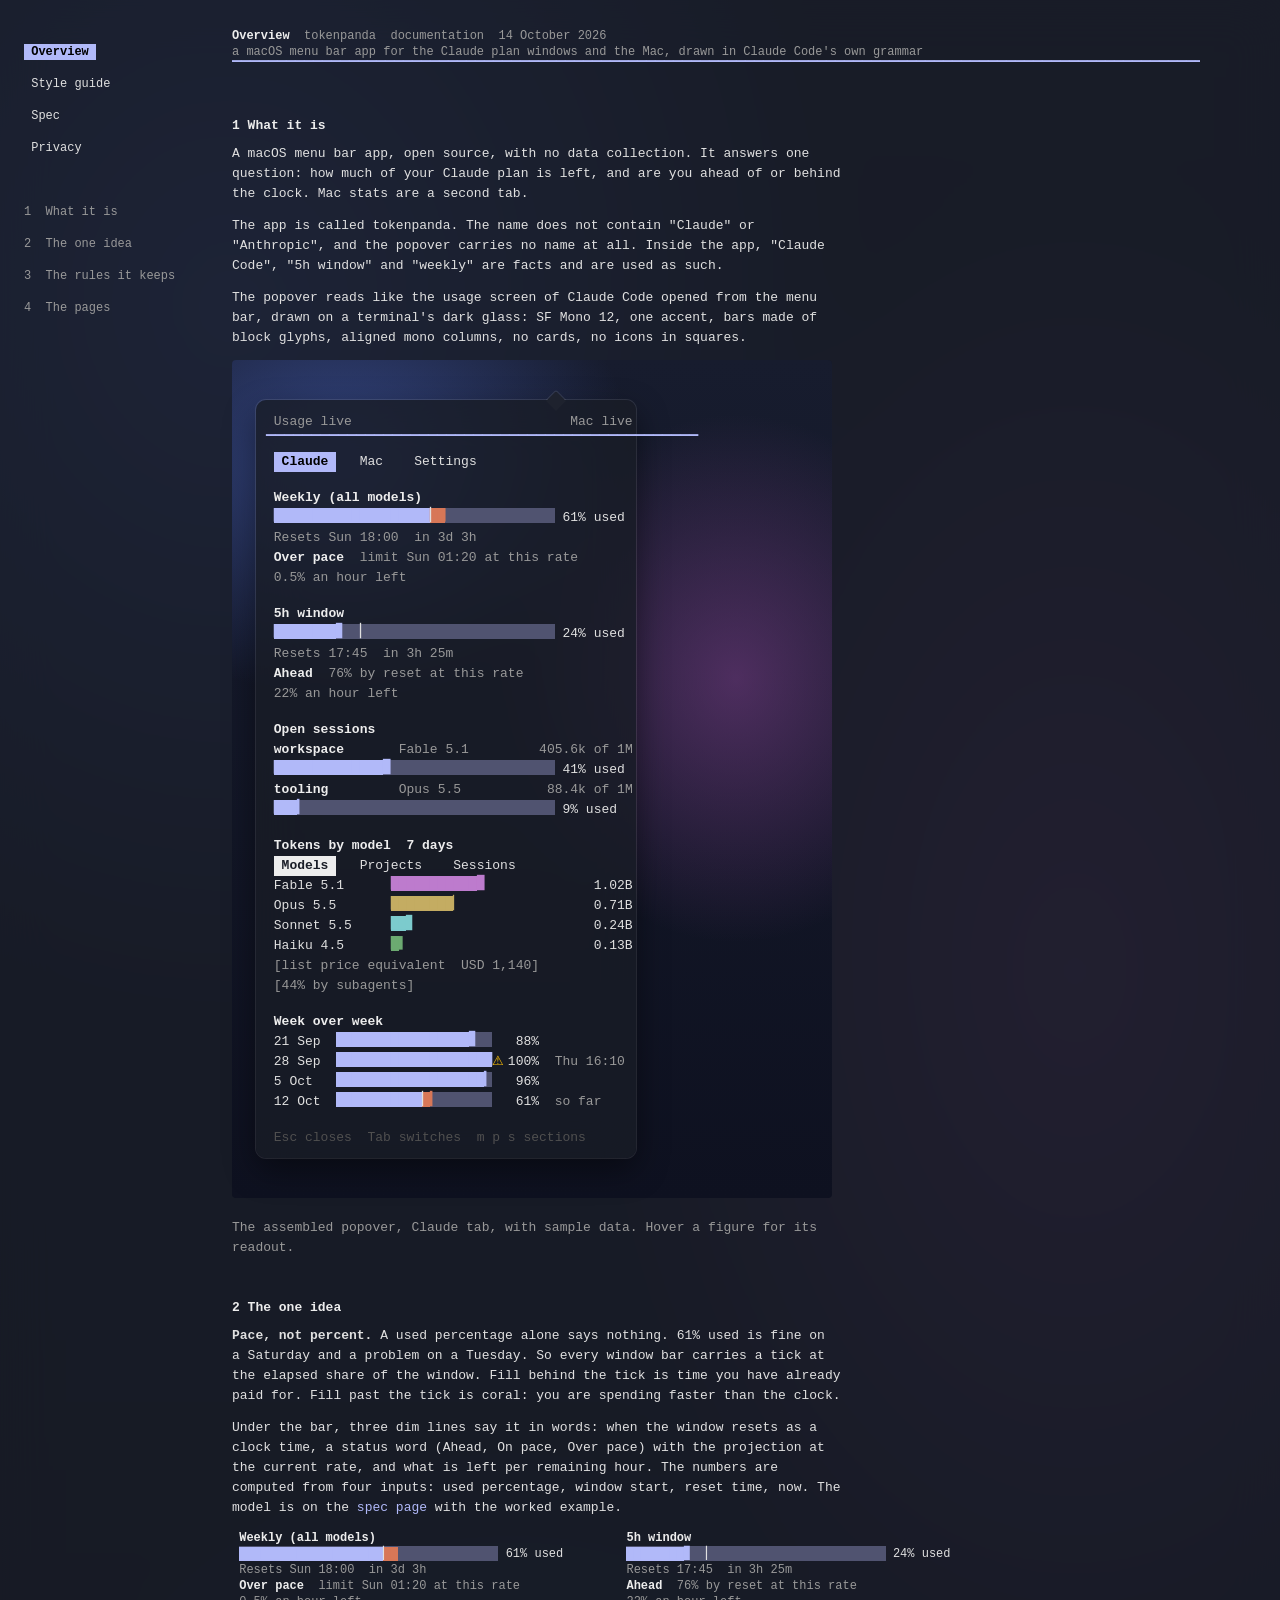
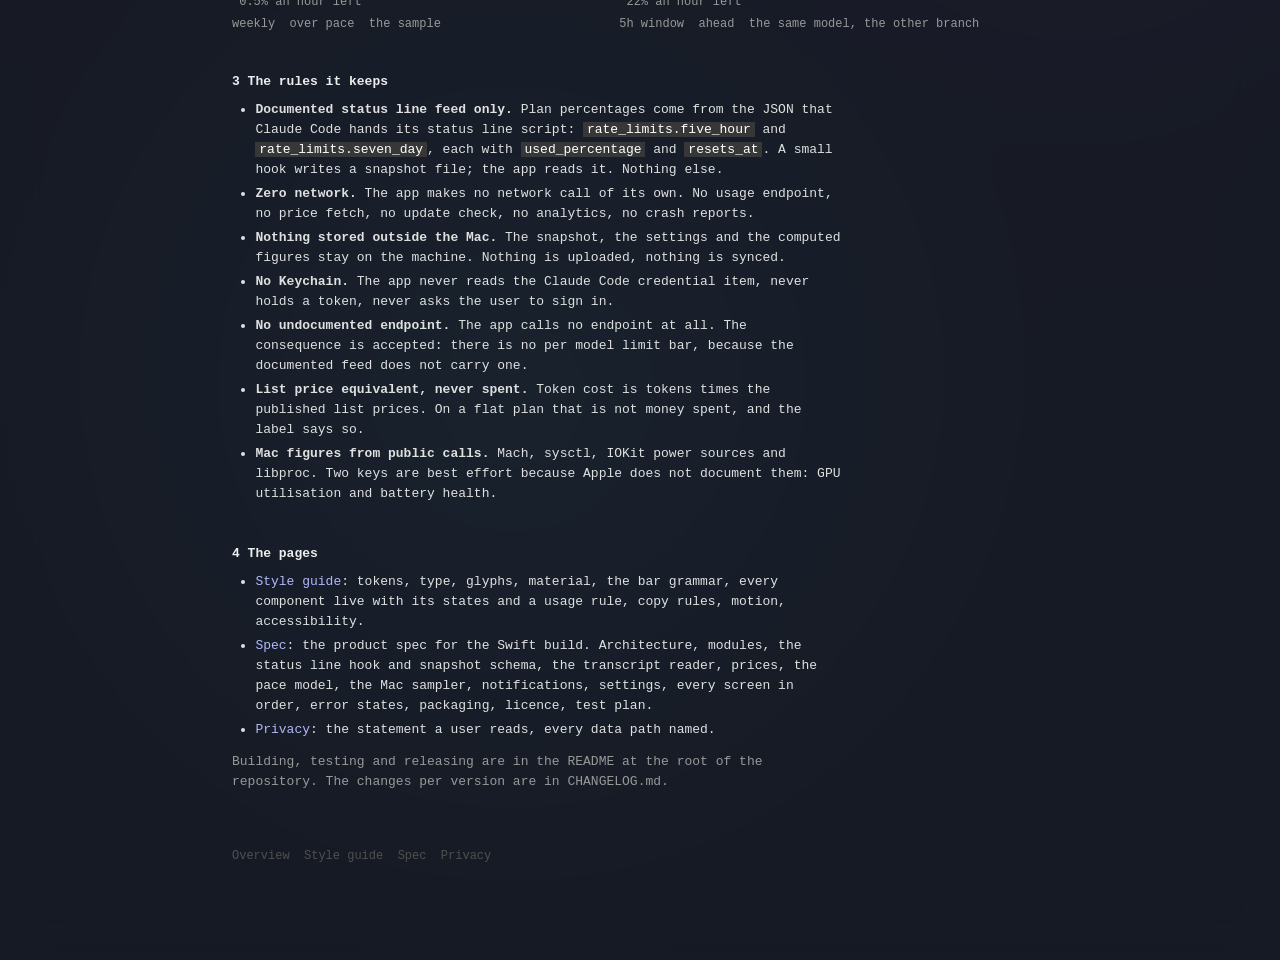
<file: docs/index.html>
<!doctype html>
<html lang="en">
<head>
<meta charset="utf-8">
<meta name="viewport" content="width=device-width, initial-scale=1">
<title>tokenpanda overview</title>
<link rel="icon" href="favicon.svg" type="image/svg+xml">
<link rel="icon" href="favicon-32.png" sizes="32x32" type="image/png">
<link rel="apple-touch-icon" href="apple-touch-icon.png">
<link rel="stylesheet" href="docs.css">
<style>@media (prefers-reduced-motion: reduce){.r6 .bar .fl{animation:none}.r6 .tip{transition:none}}</style>
</head>
<body style="margin:0;background:#0e1120">
<div class="r6 dk">
<div class="frame">

<nav class="nav" aria-label="Documentation">
<div class="l"><a class="tab" href="index.html" aria-current="page"> Overview </a></div>
<div class="l"><a class="tab" href="styleguide.html"> Style guide </a></div>
<div class="l"><a class="tab" href="spec.html"> Spec </a></div>
<div class="l"><a class="tab" href="privacy.html"> Privacy </a></div>
<div class="l"></div>
<div class="toc"><div class="l d"><a href="#what">1  What it is</a></div>
<div class="l d"><a href="#idea">2  The one idea</a></div>
<div class="l d"><a href="#rules">3  The rules it keeps</a></div>
<div class="l d"><a href="#pages">4  The pages</a></div>
</div></nav>

<main class="main">
<div class="head"><h1>Overview</h1><span class="d">  tokenpanda  documentation  14 October 2026</span></div>
<div class="head d">a macOS menu bar app for the Claude plan windows and the Mac, drawn in Claude Code's own grammar</div>
<div class="rule">▔▔▔▔▔▔▔▔▔▔▔▔▔▔▔▔▔▔▔▔▔▔▔▔▔▔▔▔▔▔▔▔▔▔▔▔▔▔▔▔▔▔▔▔▔▔▔▔▔▔▔▔▔▔▔▔▔▔▔▔▔▔▔▔▔▔▔▔▔▔▔▔▔▔▔▔▔▔▔▔▔▔▔▔▔▔▔▔▔▔▔▔▔▔▔▔▔▔▔▔▔▔▔▔▔▔▔▔▔▔▔▔▔▔▔▔▔▔▔▔▔▔▔▔▔▔▔▔▔▔▔▔▔▔▔▔▔▔▔▔▔▔▔▔▔▔▔▔▔▔▔▔▔▔▔▔▔▔▔▔▔▔▔▔▔▔▔▔▔▔▔▔▔▔▔▔▔▔▔▔▔▔▔▔▔▔▔▔▔▔▔▔▔▔▔▔▔▔▔▔▔▔▔▔▔▔▔▔▔▔▔▔▔▔▔▔</div>

<h2 id="what">1  What it is</h2>
<p>A macOS menu bar app, open source, with no data collection. It answers one question: how much of your Claude plan is left, and are you ahead of or behind the clock. Mac stats are a second tab.</p>
<p>The app is called tokenpanda. The name does not contain "Claude" or "Anthropic", and the popover carries no name at all. Inside the app, "Claude Code", "5h window" and "weekly" are facts and are used as such.</p>
<p>The popover reads like the usage screen of Claude Code opened from the menu bar, drawn on a terminal's dark glass: SF Mono 12, one accent, bars made of block glyphs, aligned mono columns, no cards, no icons in squares.</p>

<div class="stage"><div id="lv-pop"></div></div>
<p class="d">The assembled popover, Claude tab, with sample data. Hover a figure for its readout.</p>

<h2 id="idea">2  The one idea</h2>
<p><b>Pace, not percent.</b> A used percentage alone says nothing. 61% used is fine on a Saturday and a problem on a Tuesday. So every window bar carries a tick at the elapsed share of the window. Fill behind the tick is time you have already paid for. Fill past the tick is coral: you are spending faster than the clock.</p>
<p>Under the bar, three dim lines say it in words: when the window resets as a clock time, a status word (Ahead, On pace, Over pace) with the projection at the current rate, and what is left per remaining hour. The numbers are computed from four inputs: used percentage, window start, reset time, now. The model is on the <a href="spec.html#pace">spec page</a> with the worked example.</p>
<div class="spec"><div class="wrap">
<div class="t"><div id="lv-win"></div><div class="cap">weekly  over pace  the sample</div></div>
<div class="t"><div id="lv-five"></div><div class="cap">5h window  ahead  the same model, the other branch</div></div>
</div></div>

<h2 id="rules">3  The rules it keeps</h2>
<ul>
<li><b>Documented status line feed only.</b> Plan percentages come from the JSON that Claude Code hands its status line script: <code>rate_limits.five_hour</code> and <code>rate_limits.seven_day</code>, each with <code>used_percentage</code> and <code>resets_at</code>. A small hook writes a snapshot file; the app reads it. Nothing else.</li>
<li><b>Zero network.</b> The app makes no network call of its own. No usage endpoint, no price fetch, no update check, no analytics, no crash reports.</li>
<li><b>Nothing stored outside the Mac.</b> The snapshot, the settings and the computed figures stay on the machine. Nothing is uploaded, nothing is synced.</li>
<li><b>No Keychain.</b> The app never reads the Claude Code credential item, never holds a token, never asks the user to sign in.</li>
<li><b>No undocumented endpoint.</b> The app calls no endpoint at all. The consequence is accepted: there is no per model limit bar, because the documented feed does not carry one.</li>
<li><b>List price equivalent, never spent.</b> Token cost is tokens times the published list prices. On a flat plan that is not money spent, and the label says so.</li>
<li><b>Mac figures from public calls.</b> Mach, sysctl, IOKit power sources and libproc. Two keys are best effort because Apple does not document them: GPU utilisation and battery health.</li>
</ul>

<h2 id="pages">4  The pages</h2>
<ul>
<li><a href="styleguide.html">Style guide</a>: tokens, type, glyphs, material, the bar grammar, every component live with its states and a usage rule, copy rules, motion, accessibility.</li>
<li><a href="spec.html">Spec</a>: the product spec for the Swift build. Architecture, modules, the status line hook and snapshot schema, the transcript reader, prices, the pace model, the Mac sampler, notifications, settings, every screen in order, error states, packaging, licence, test plan.</li>
<li><a href="privacy.html">Privacy</a>: the statement a user reads, every data path named.</li>
</ul>
<p class="d">Building, testing and releasing are in the README at the root of the repository. The changes per version are in CHANGELOG.md.</p>

<div class="foot">Overview  Style guide  Spec  Privacy</div>
</main>
</div>
</div>
<script src="docs.js"></script>
<script>
(() => {
const root = document.querySelector('.r6');
R6.probe(root);
const mW = R6.pace('weekly', 61), mF = R6.pace('five', 24);
document.getElementById('lv-win').innerHTML = R6.windowSection(mW);
document.getElementById('lv-five').innerHTML = R6.windowSection(mF);
document.getElementById('lv-pop').innerHTML = R6.popover(0, {weekly:61, five:24}, {sub:0});
})();
</script>
</body>
</html>
</file>
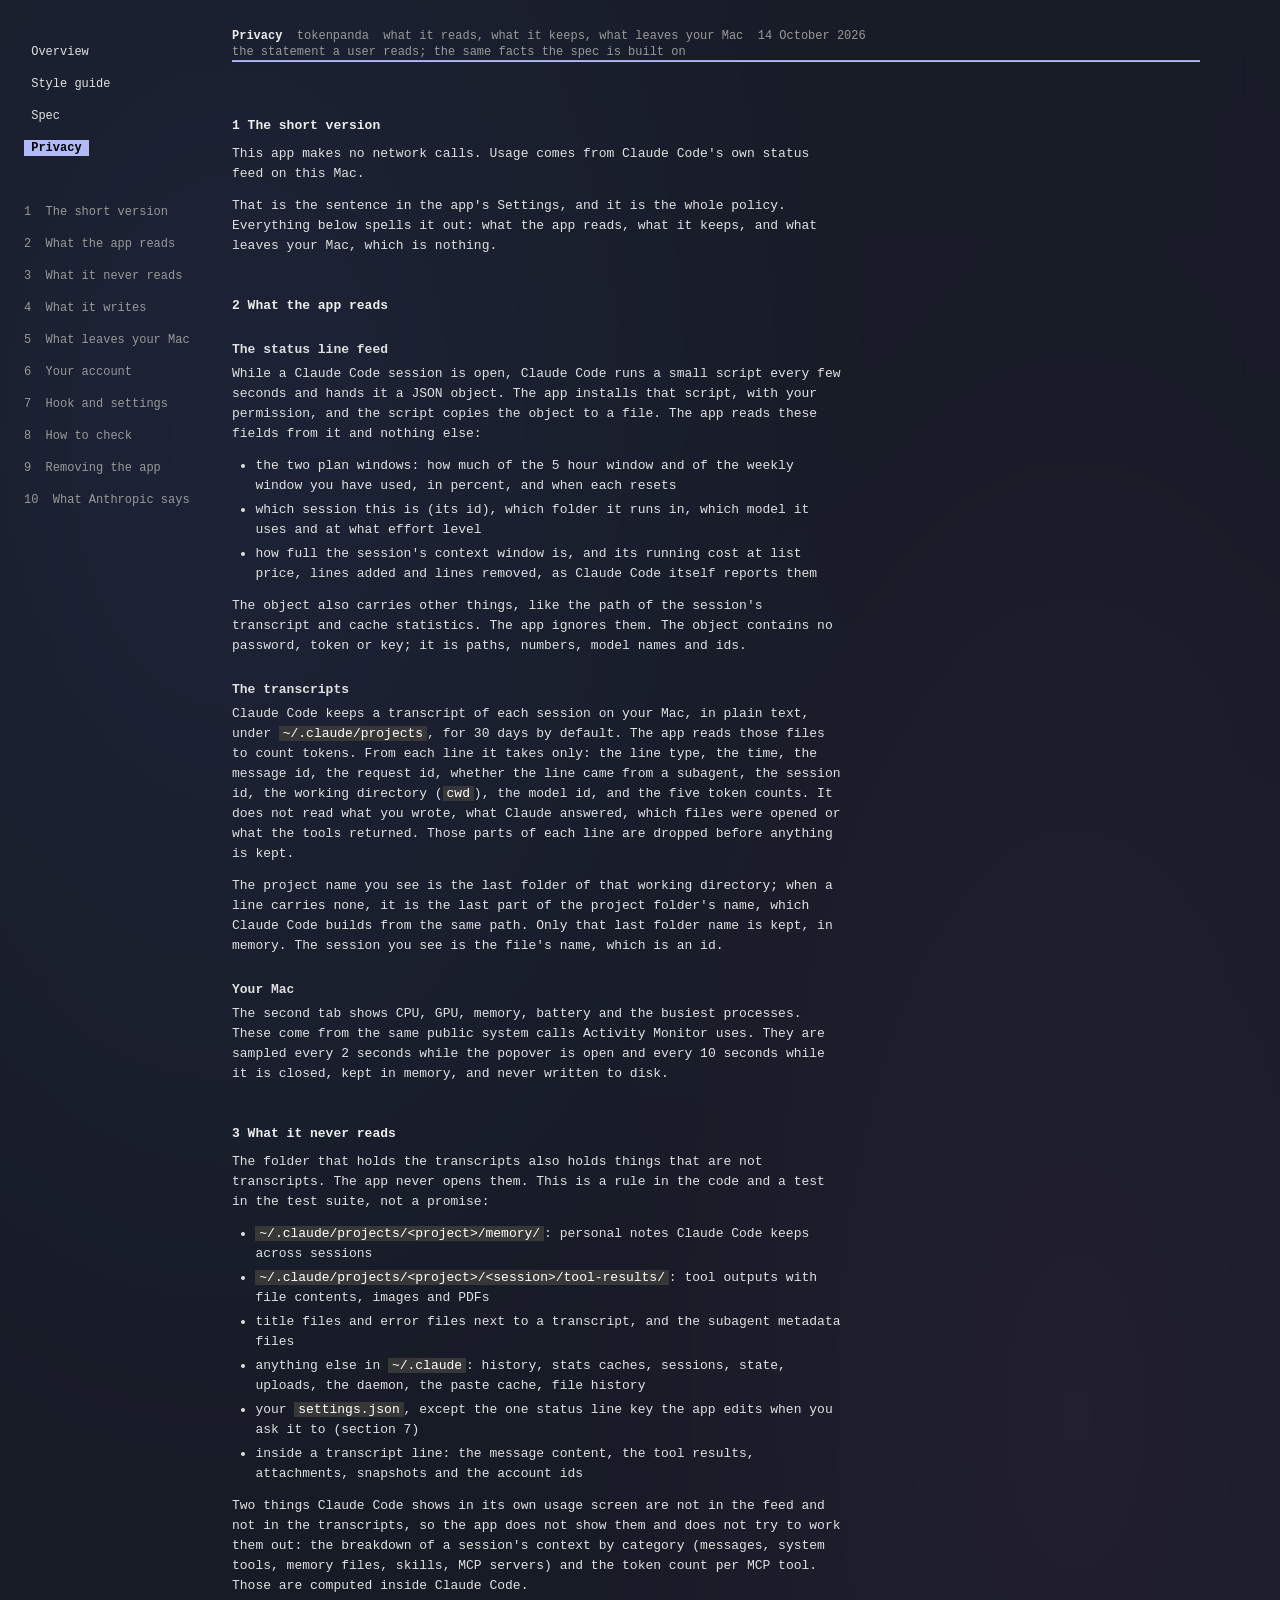
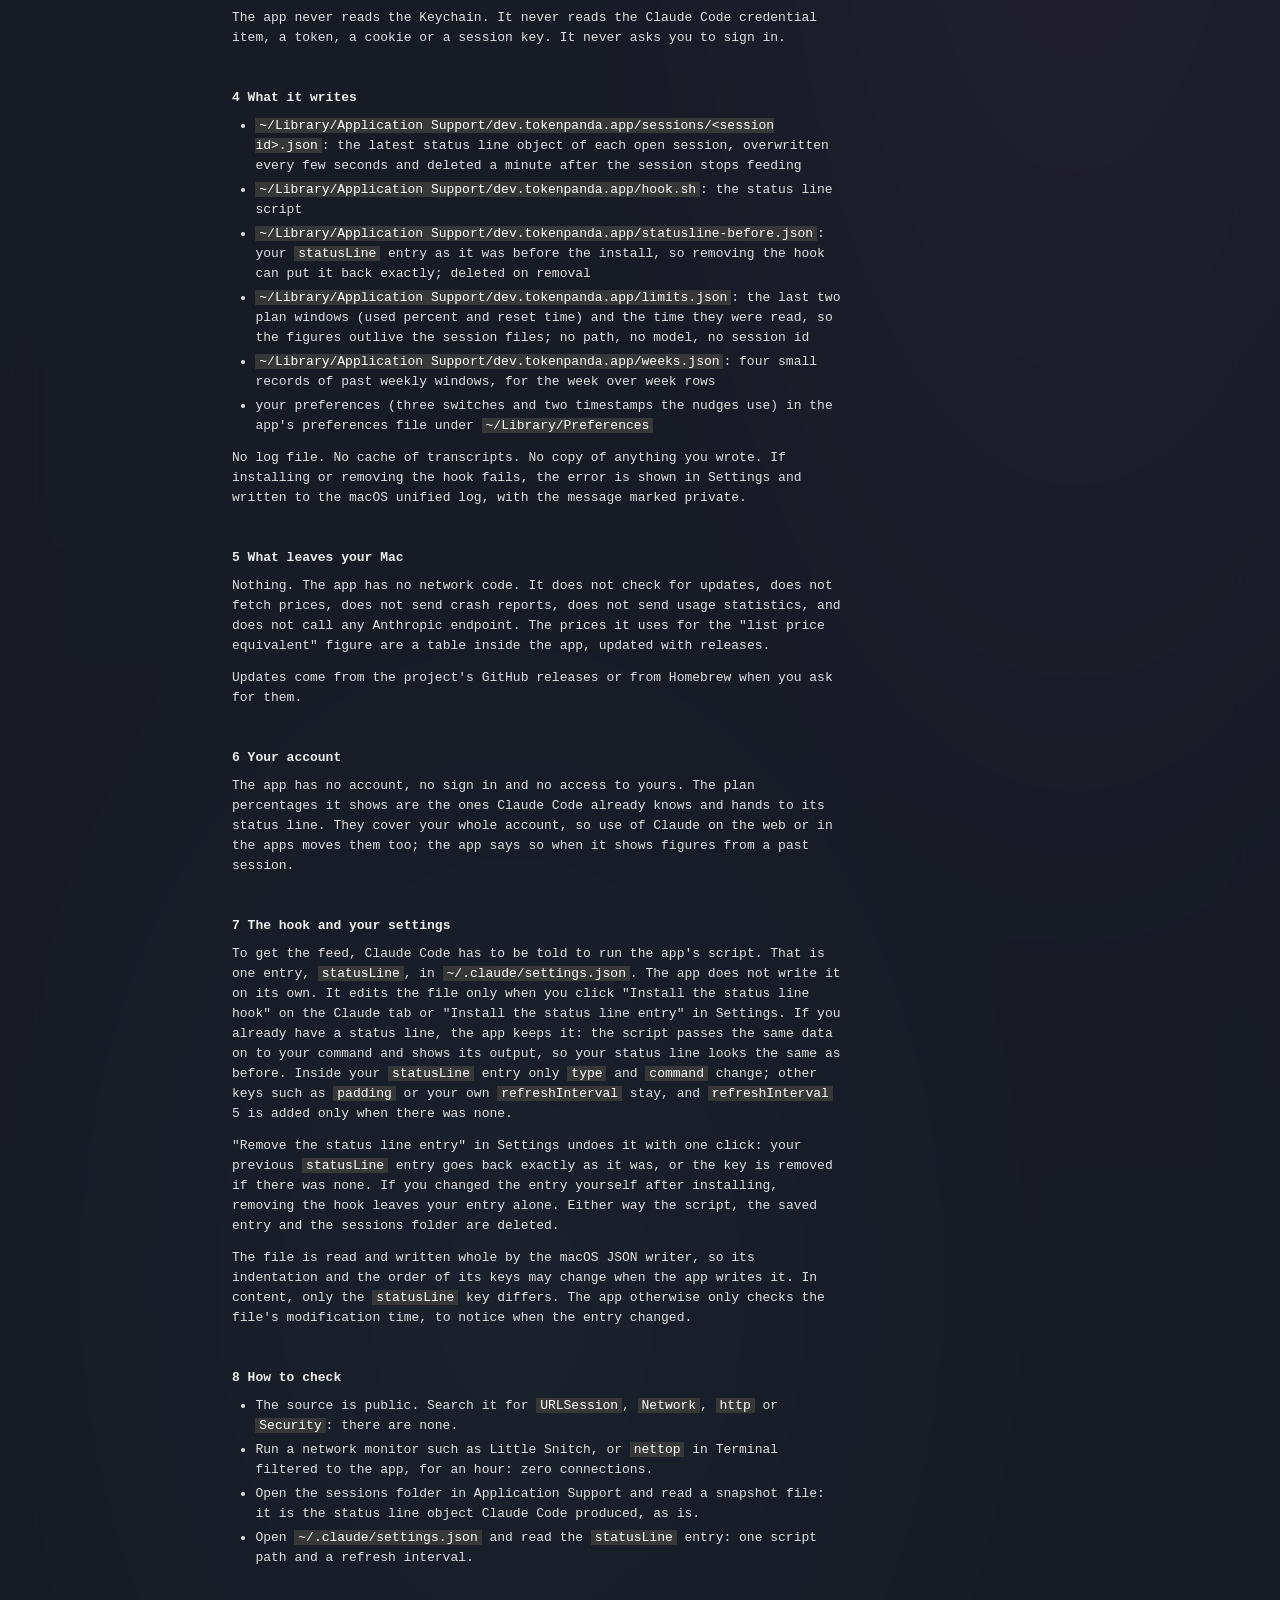
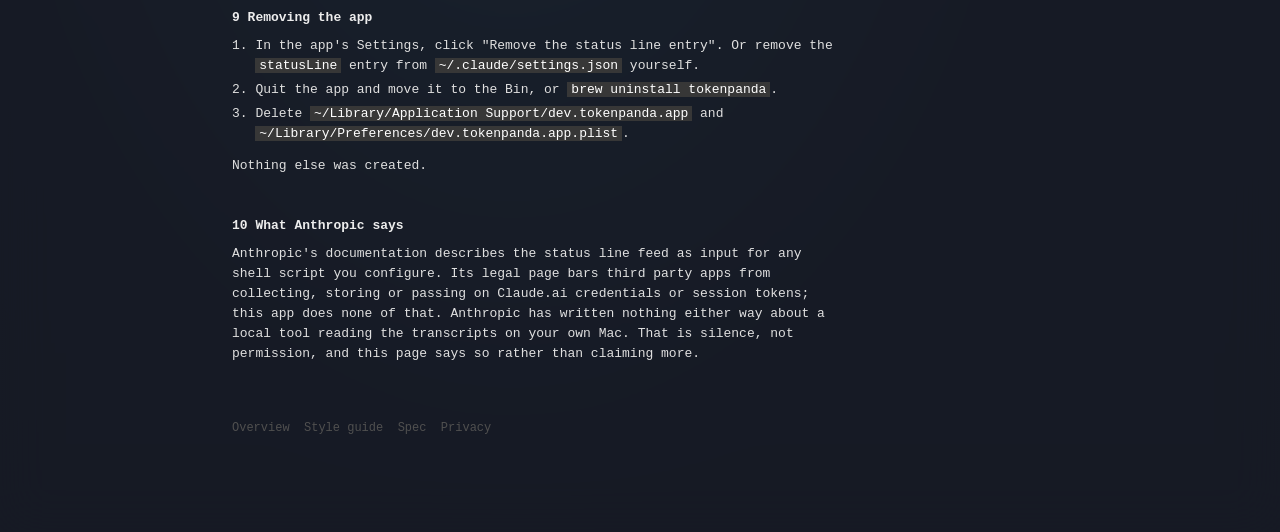
<file: docs/privacy.html>
<!doctype html>
<html lang="en">
<head>
<meta charset="utf-8">
<meta name="viewport" content="width=device-width, initial-scale=1">
<title>tokenpanda privacy</title>
<link rel="icon" href="favicon.svg" type="image/svg+xml">
<link rel="icon" href="favicon-32.png" sizes="32x32" type="image/png">
<link rel="apple-touch-icon" href="apple-touch-icon.png">
<link rel="stylesheet" href="docs.css">
<style>@media (prefers-reduced-motion: reduce){.r6 .bar .fl{animation:none}.r6 .tip{transition:none}}</style>
</head>
<body style="margin:0;background:#0e1120">
<div class="r6 dk">
<div class="frame">

<nav class="nav" aria-label="Documentation">
<div class="l"><a class="tab" href="index.html"> Overview </a></div>
<div class="l"><a class="tab" href="styleguide.html"> Style guide </a></div>
<div class="l"><a class="tab" href="spec.html"> Spec </a></div>
<div class="l"><a class="tab" href="privacy.html" aria-current="page"> Privacy </a></div>
<div class="l"></div>
<div class="toc"><div class="l d"><a href="#short">1  The short version</a></div>
<div class="l d"><a href="#reads">2  What the app reads</a></div>
<div class="l d"><a href="#never">3  What it never reads</a></div>
<div class="l d"><a href="#writes">4  What it writes</a></div>
<div class="l d"><a href="#network">5  What leaves your Mac</a></div>
<div class="l d"><a href="#account">6  Your account</a></div>
<div class="l d"><a href="#hook">7  Hook and settings</a></div>
<div class="l d"><a href="#check">8  How to check</a></div>
<div class="l d"><a href="#remove">9  Removing the app</a></div>
<div class="l d"><a href="#anthropic">10  What Anthropic says</a></div>
</div></nav>

<main class="main">
<div class="head"><h1>Privacy</h1><span class="d">  tokenpanda  what it reads, what it keeps, what leaves your Mac  14 October 2026</span></div>
<div class="head d">the statement a user reads; the same facts the spec is built on</div>
<div class="rule">▔▔▔▔▔▔▔▔▔▔▔▔▔▔▔▔▔▔▔▔▔▔▔▔▔▔▔▔▔▔▔▔▔▔▔▔▔▔▔▔▔▔▔▔▔▔▔▔▔▔▔▔▔▔▔▔▔▔▔▔▔▔▔▔▔▔▔▔▔▔▔▔▔▔▔▔▔▔▔▔▔▔▔▔▔▔▔▔▔▔▔▔▔▔▔▔▔▔▔▔▔▔▔▔▔▔▔▔▔▔▔▔▔▔▔▔▔▔▔▔▔▔▔▔▔▔▔▔▔▔▔▔▔▔▔▔▔▔▔▔▔▔▔▔▔▔▔▔▔▔▔▔▔▔▔▔▔▔▔▔▔▔▔▔▔▔▔▔▔▔▔▔▔▔▔▔▔▔▔▔▔▔▔▔▔▔▔▔▔▔▔▔▔▔▔▔▔▔▔▔▔▔▔▔▔▔▔▔▔▔▔▔▔▔▔▔</div>

<h2 id="short">1  The short version</h2>
<p>This app makes no network calls. Usage comes from Claude Code's own status feed on this Mac.</p>
<p>That is the sentence in the app's Settings, and it is the whole policy. Everything below spells it out: what the app reads, what it keeps, and what leaves your Mac, which is nothing.</p>

<h2 id="reads">2  What the app reads</h2>
<h3>The status line feed</h3>
<p>While a Claude Code session is open, Claude Code runs a small script every few seconds and hands it a JSON object. The app installs that script, with your permission, and the script copies the object to a file. The app reads these fields from it and nothing else:</p>
<ul>
<li>the two plan windows: how much of the 5 hour window and of the weekly window you have used, in percent, and when each resets</li>
<li>which session this is (its id), which folder it runs in, which model it uses and at what effort level</li>
<li>how full the session's context window is, and its running cost at list price, lines added and lines removed, as Claude Code itself reports them</li>
</ul>
<p>The object also carries other things, like the path of the session's transcript and cache statistics. The app ignores them. The object contains no password, token or key; it is paths, numbers, model names and ids.</p>
<h3>The transcripts</h3>
<p>Claude Code keeps a transcript of each session on your Mac, in plain text, under <code>~/.claude/projects</code>, for 30 days by default. The app reads those files to count tokens. From each line it takes only: the line type, the time, the message id, the request id, whether the line came from a subagent, the session id, the working directory (<code>cwd</code>), the model id, and the five token counts. It does not read what you wrote, what Claude answered, which files were opened or what the tools returned. Those parts of each line are dropped before anything is kept.</p>
<p>The project name you see is the last folder of that working directory; when a line carries none, it is the last part of the project folder's name, which Claude Code builds from the same path. Only that last folder name is kept, in memory. The session you see is the file's name, which is an id.</p>
<h3>Your Mac</h3>
<p>The second tab shows CPU, GPU, memory, battery and the busiest processes. These come from the same public system calls Activity Monitor uses. They are sampled every 2 seconds while the popover is open and every 10 seconds while it is closed, kept in memory, and never written to disk.</p>

<h2 id="never">3  What it never reads</h2>
<p>The folder that holds the transcripts also holds things that are not transcripts. The app never opens them. This is a rule in the code and a test in the test suite, not a promise:</p>
<ul>
<li><code>~/.claude/projects/&lt;project&gt;/memory/</code>: personal notes Claude Code keeps across sessions</li>
<li><code>~/.claude/projects/&lt;project&gt;/&lt;session&gt;/tool-results/</code>: tool outputs with file contents, images and PDFs</li>
<li>title files and error files next to a transcript, and the subagent metadata files</li>
<li>anything else in <code>~/.claude</code>: history, stats caches, sessions, state, uploads, the daemon, the paste cache, file history</li>
<li>your <code>settings.json</code>, except the one status line key the app edits when you ask it to (section 7)</li>
<li>inside a transcript line: the message content, the tool results, attachments, snapshots and the account ids</li>
</ul>
<p>Two things Claude Code shows in its own usage screen are not in the feed and not in the transcripts, so the app does not show them and does not try to work them out: the breakdown of a session's context by category (messages, system tools, memory files, skills, MCP servers) and the token count per MCP tool. Those are computed inside Claude Code.</p>
<p>The app never reads the Keychain. It never reads the Claude Code credential item, a token, a cookie or a session key. It never asks you to sign in.</p>

<h2 id="writes">4  What it writes</h2>
<ul>
<li><code>~/Library/Application Support/dev.tokenpanda.app/sessions/&lt;session id&gt;.json</code>: the latest status line object of each open session, overwritten every few seconds and deleted a minute after the session stops feeding</li>
<li><code>~/Library/Application Support/dev.tokenpanda.app/hook.sh</code>: the status line script</li>
<li><code>~/Library/Application Support/dev.tokenpanda.app/statusline-before.json</code>: your <code>statusLine</code> entry as it was before the install, so removing the hook can put it back exactly; deleted on removal</li>
<li><code>~/Library/Application Support/dev.tokenpanda.app/limits.json</code>: the last two plan windows (used percent and reset time) and the time they were read, so the figures outlive the session files; no path, no model, no session id</li>
<li><code>~/Library/Application Support/dev.tokenpanda.app/weeks.json</code>: four small records of past weekly windows, for the week over week rows</li>
<li>your preferences (three switches and two timestamps the nudges use) in the app's preferences file under <code>~/Library/Preferences</code></li>
</ul>
<p>No log file. No cache of transcripts. No copy of anything you wrote. If installing or removing the hook fails, the error is shown in Settings and written to the macOS unified log, with the message marked private.</p>

<h2 id="network">5  What leaves your Mac</h2>
<p>Nothing. The app has no network code. It does not check for updates, does not fetch prices, does not send crash reports, does not send usage statistics, and does not call any Anthropic endpoint. The prices it uses for the "list price equivalent" figure are a table inside the app, updated with releases.</p>
<p>Updates come from the project's GitHub releases or from Homebrew when you ask for them.</p>

<h2 id="account">6  Your account</h2>
<p>The app has no account, no sign in and no access to yours. The plan percentages it shows are the ones Claude Code already knows and hands to its status line. They cover your whole account, so use of Claude on the web or in the apps moves them too; the app says so when it shows figures from a past session.</p>

<h2 id="hook">7  The hook and your settings</h2>
<p>To get the feed, Claude Code has to be told to run the app's script. That is one entry, <code>statusLine</code>, in <code>~/.claude/settings.json</code>. The app does not write it on its own. It edits the file only when you click "Install the status line hook" on the Claude tab or "Install the status line entry" in Settings. If you already have a status line, the app keeps it: the script passes the same data on to your command and shows its output, so your status line looks the same as before. Inside your <code>statusLine</code> entry only <code>type</code> and <code>command</code> change; other keys such as <code>padding</code> or your own <code>refreshInterval</code> stay, and <code>refreshInterval</code> 5 is added only when there was none.</p>
<p>"Remove the status line entry" in Settings undoes it with one click: your previous <code>statusLine</code> entry goes back exactly as it was, or the key is removed if there was none. If you changed the entry yourself after installing, removing the hook leaves your entry alone. Either way the script, the saved entry and the sessions folder are deleted.</p>
<p>The file is read and written whole by the macOS JSON writer, so its indentation and the order of its keys may change when the app writes it. In content, only the <code>statusLine</code> key differs. The app otherwise only checks the file's modification time, to notice when the entry changed.</p>

<h2 id="check">8  How to check</h2>
<ul>
<li>The source is public. Search it for <code>URLSession</code>, <code>Network</code>, <code>http</code> or <code>Security</code>: there are none.</li>
<li>Run a network monitor such as Little Snitch, or <code>nettop</code> in Terminal filtered to the app, for an hour: zero connections.</li>
<li>Open the sessions folder in Application Support and read a snapshot file: it is the status line object Claude Code produced, as is.</li>
<li>Open <code>~/.claude/settings.json</code> and read the <code>statusLine</code> entry: one script path and a refresh interval.</li>
</ul>

<h2 id="remove">9  Removing the app</h2>
<ol>
<li>In the app's Settings, click "Remove the status line entry". Or remove the <code>statusLine</code> entry from <code>~/.claude/settings.json</code> yourself.</li>
<li>Quit the app and move it to the Bin, or <code>brew uninstall tokenpanda</code>.</li>
<li>Delete <code>~/Library/Application Support/dev.tokenpanda.app</code> and <code>~/Library/Preferences/dev.tokenpanda.app.plist</code>.</li>
</ol>
<p>Nothing else was created.</p>

<h2 id="anthropic">10  What Anthropic says</h2>
<p>Anthropic's documentation describes the status line feed as input for any shell script you configure. Its legal page bars third party apps from collecting, storing or passing on Claude.ai credentials or session tokens; this app does none of that. Anthropic has written nothing either way about a local tool reading the transcripts on your own Mac. That is silence, not permission, and this page says so rather than claiming more.</p>

<div class="foot">Overview  Style guide  Spec  Privacy</div>
</main>
</div>
</div>
<script src="docs.js"></script>
</body>
</html>
</file>
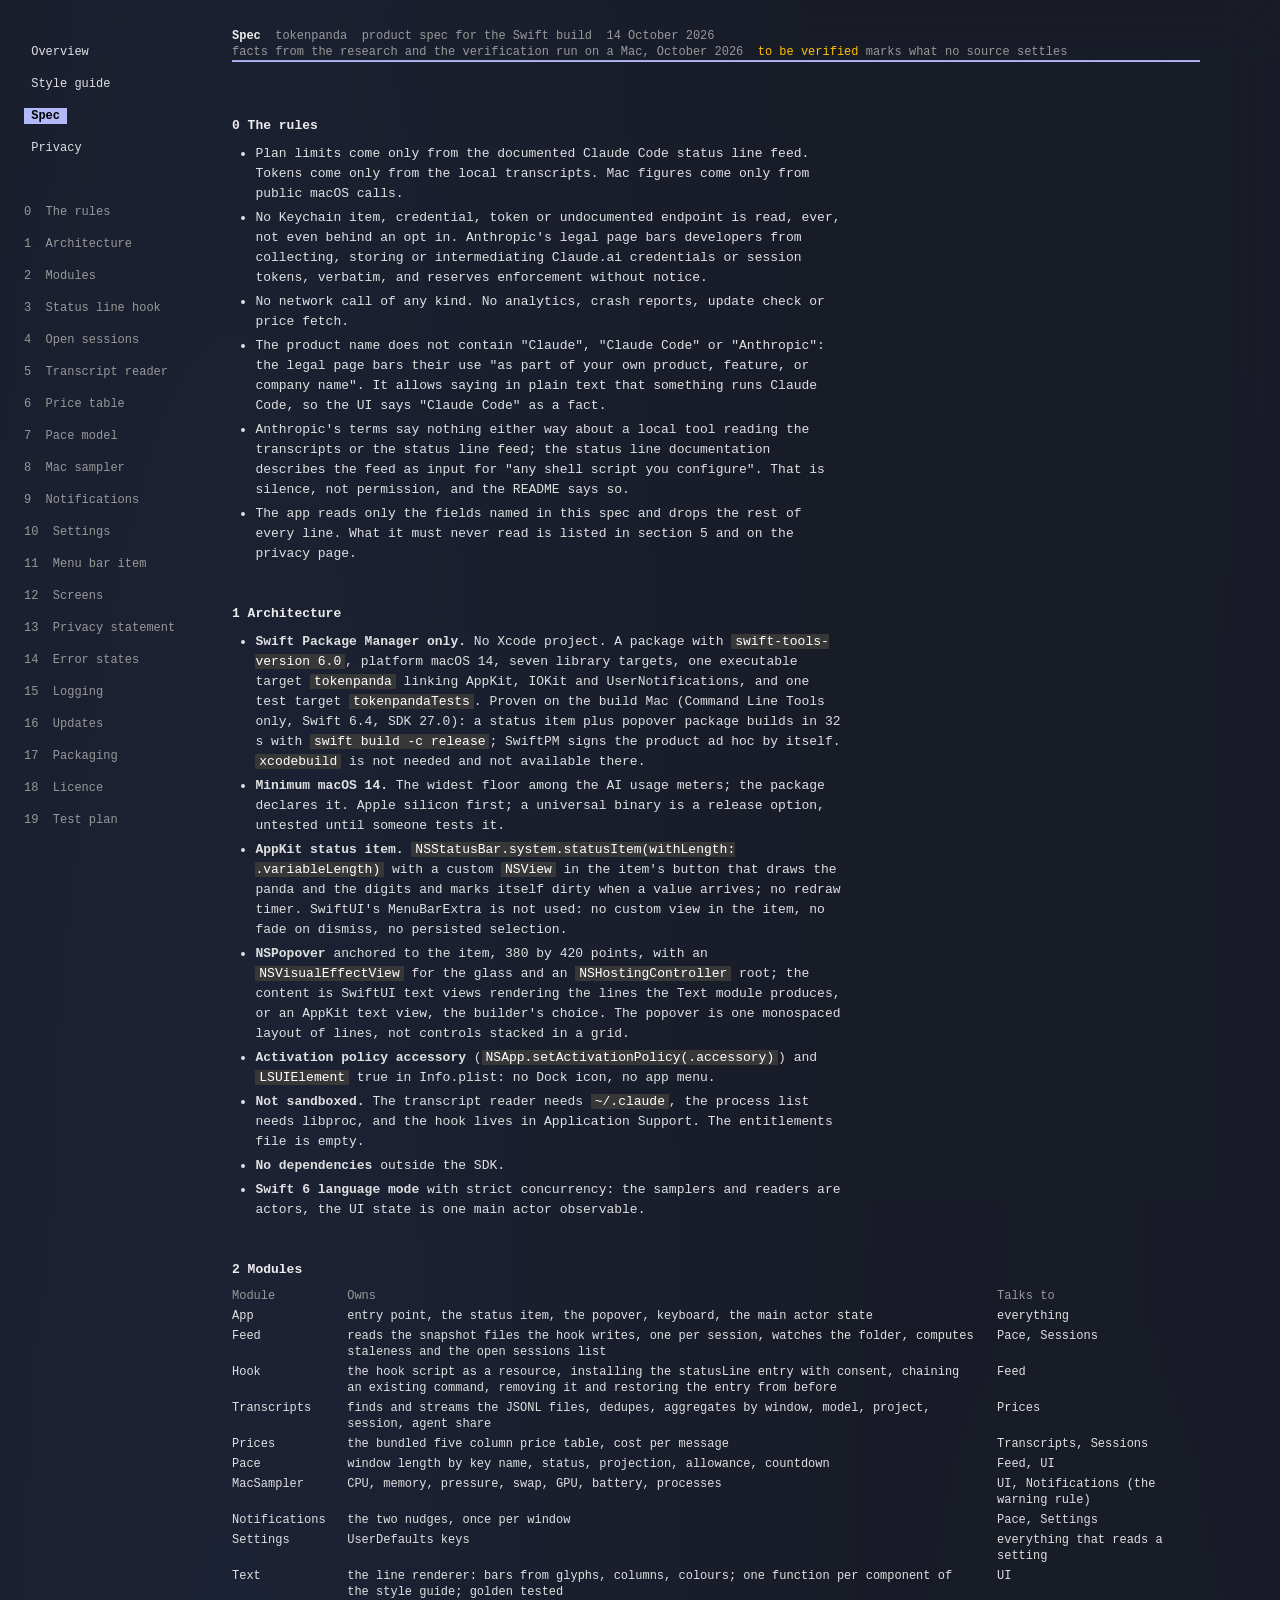
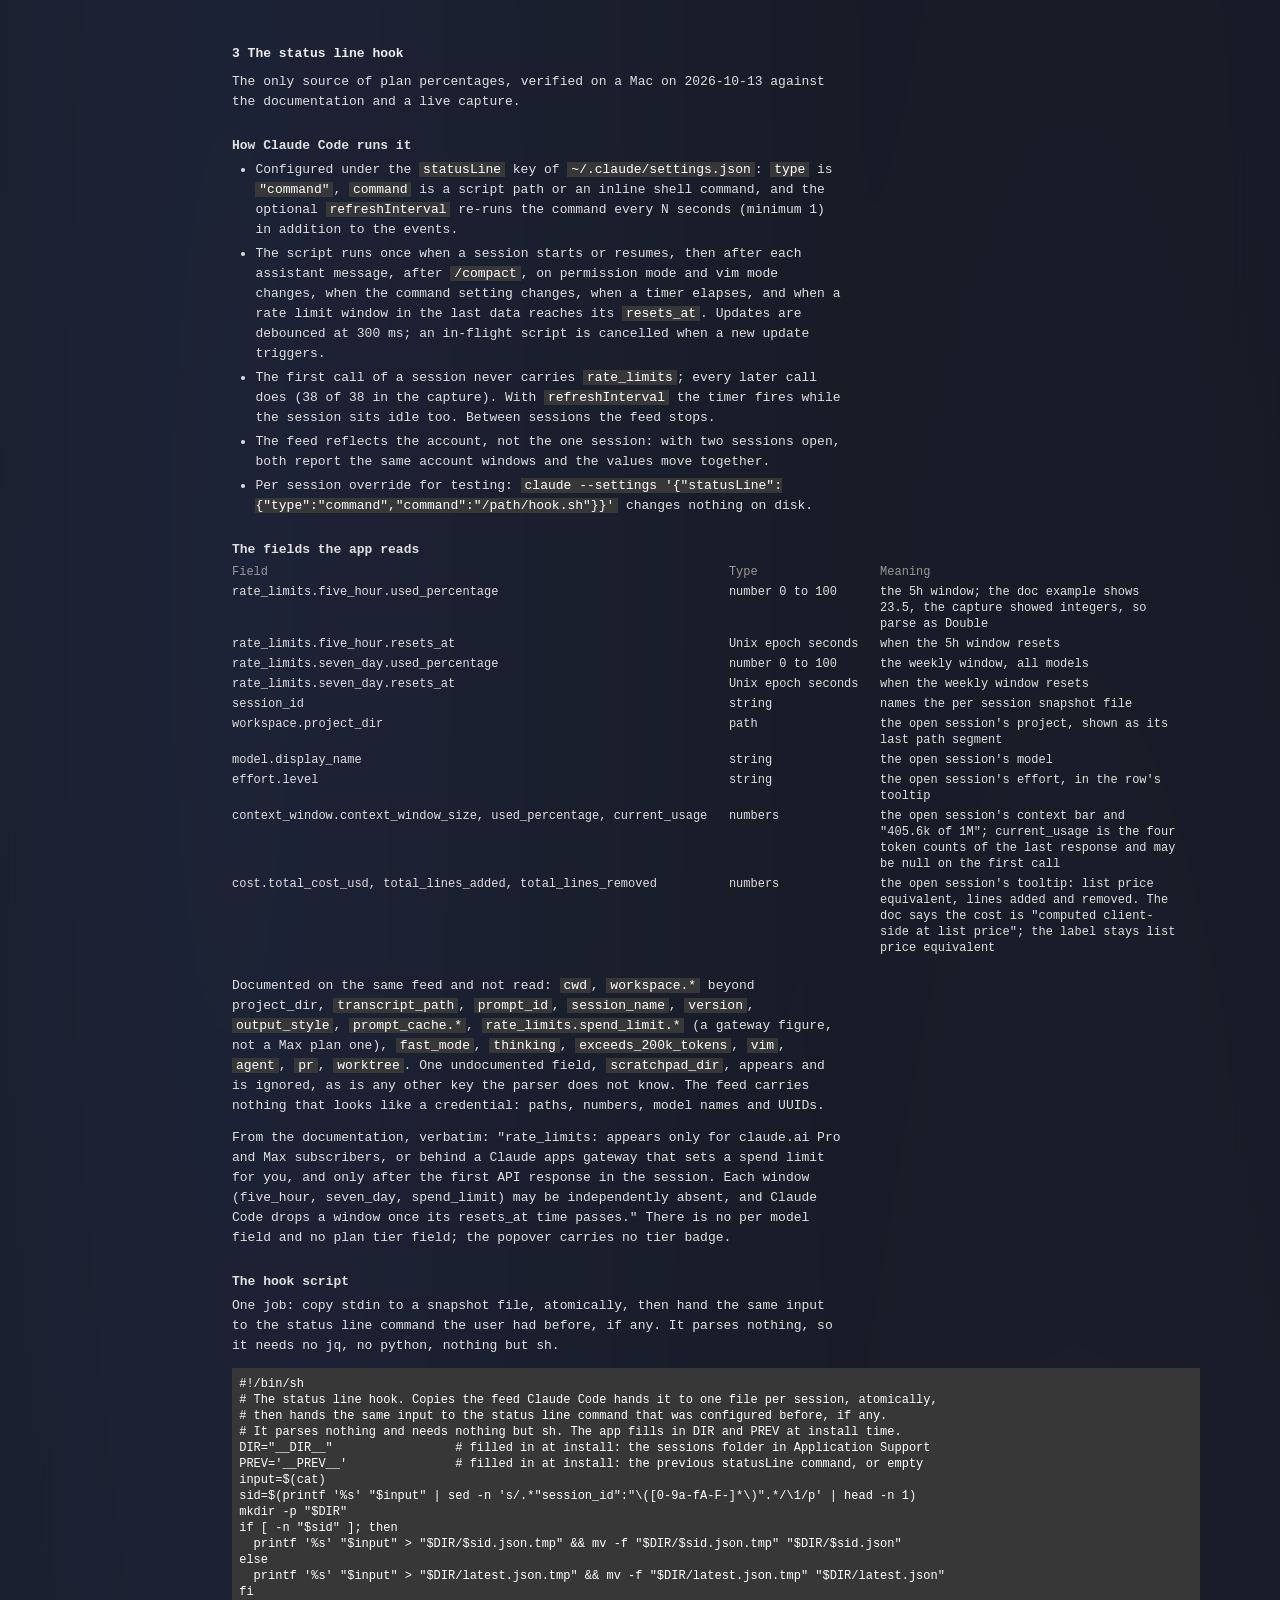
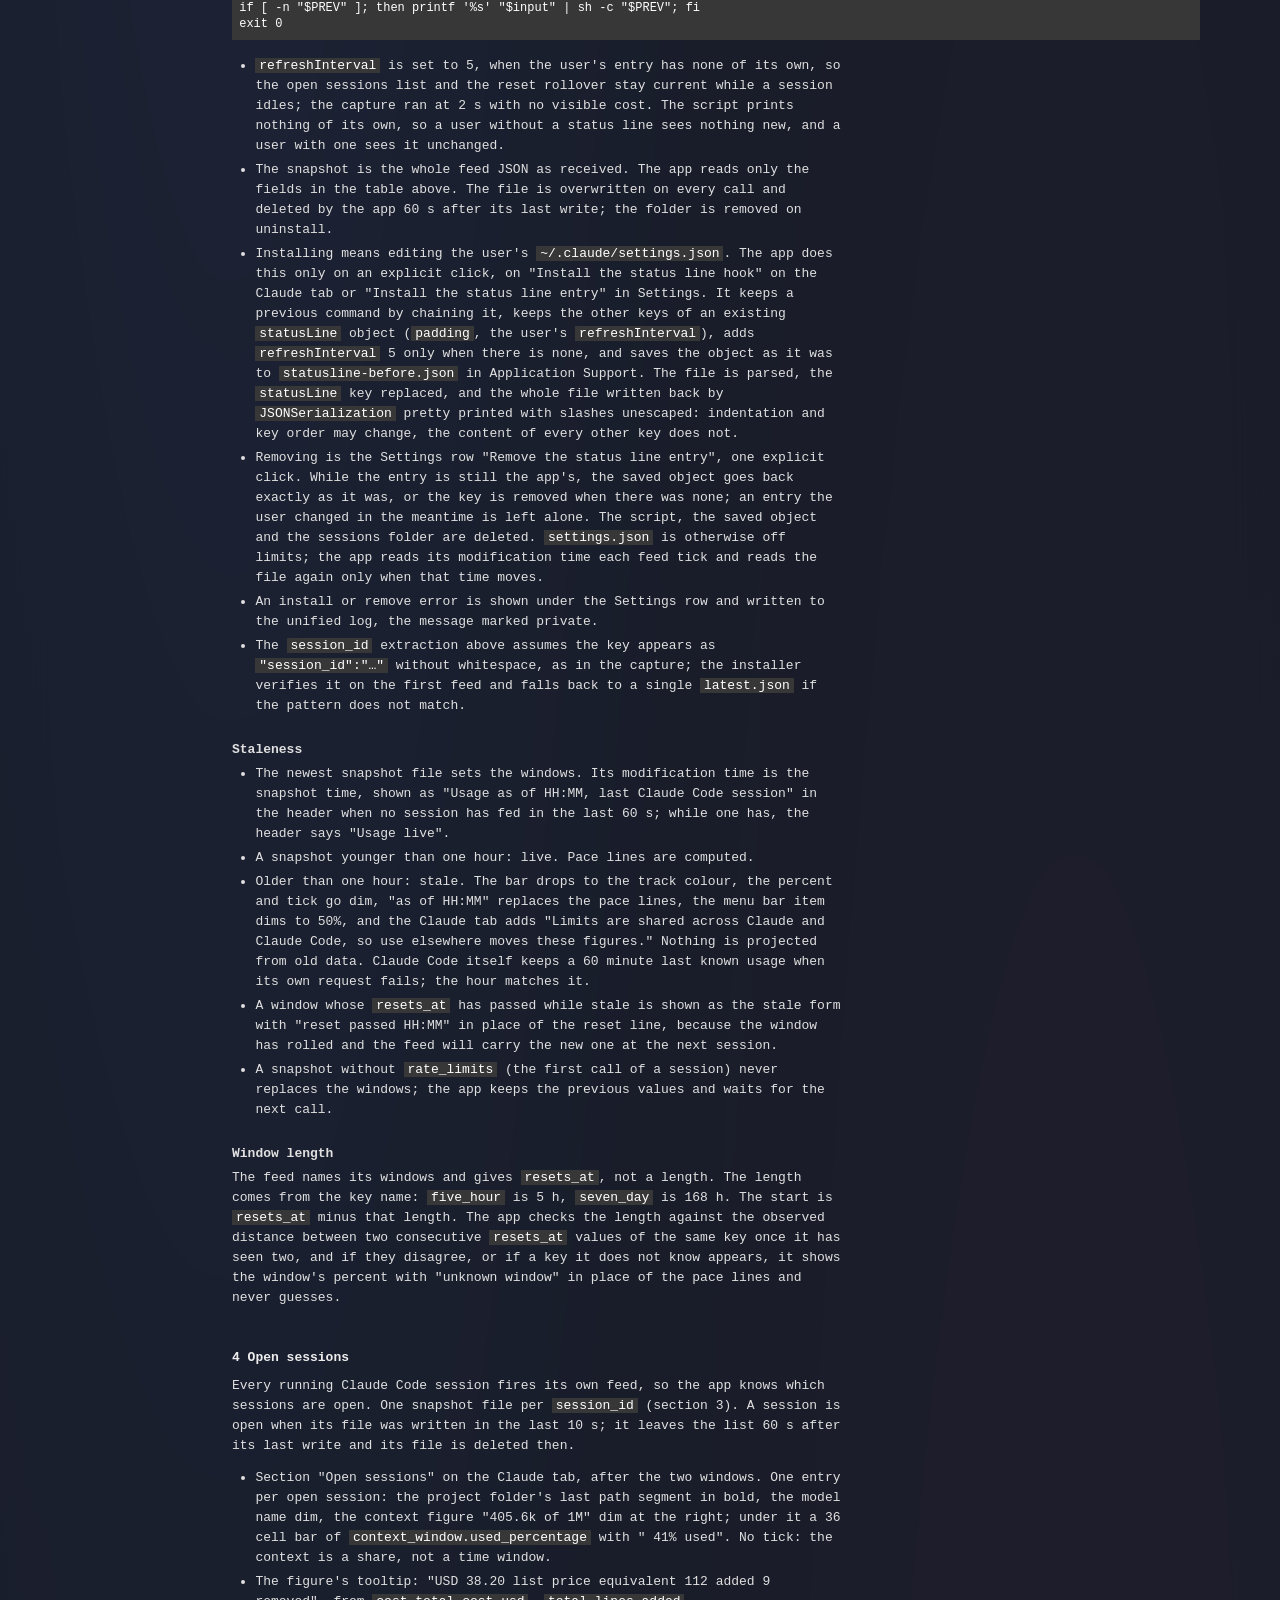
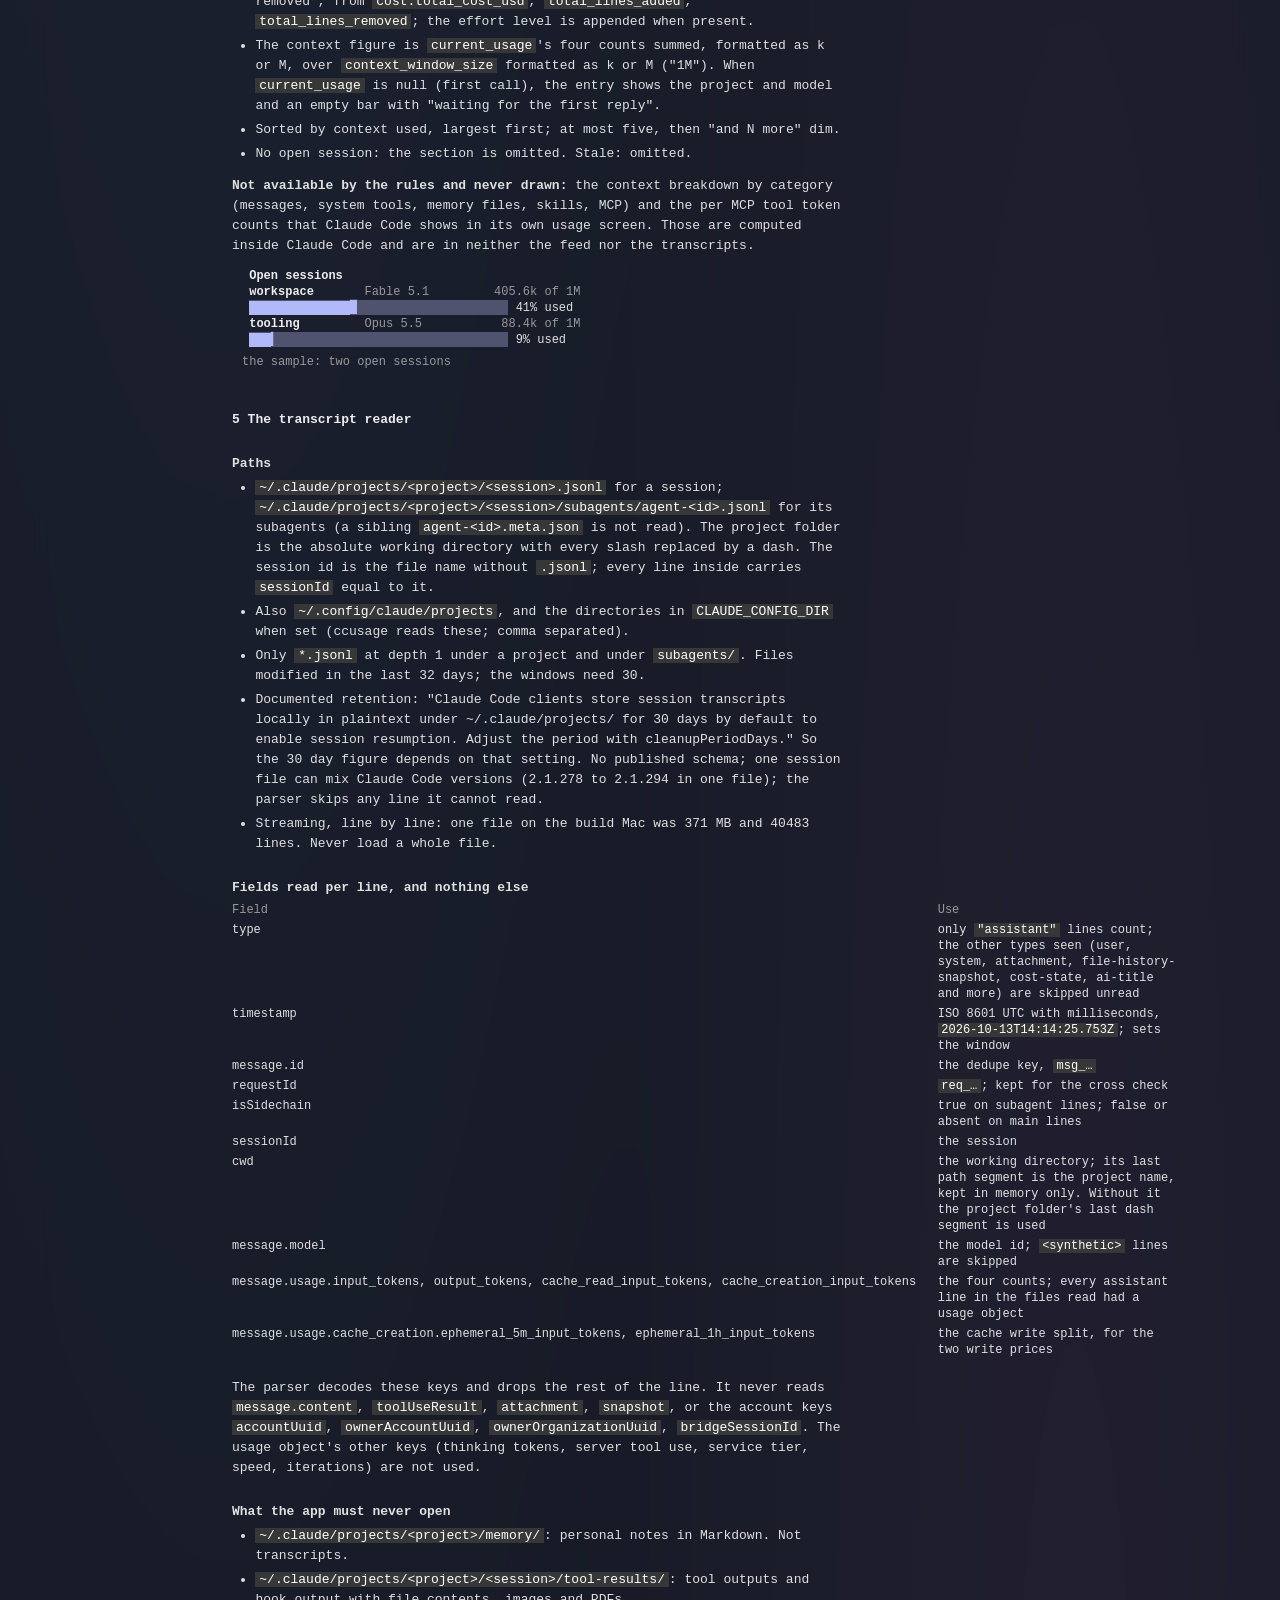
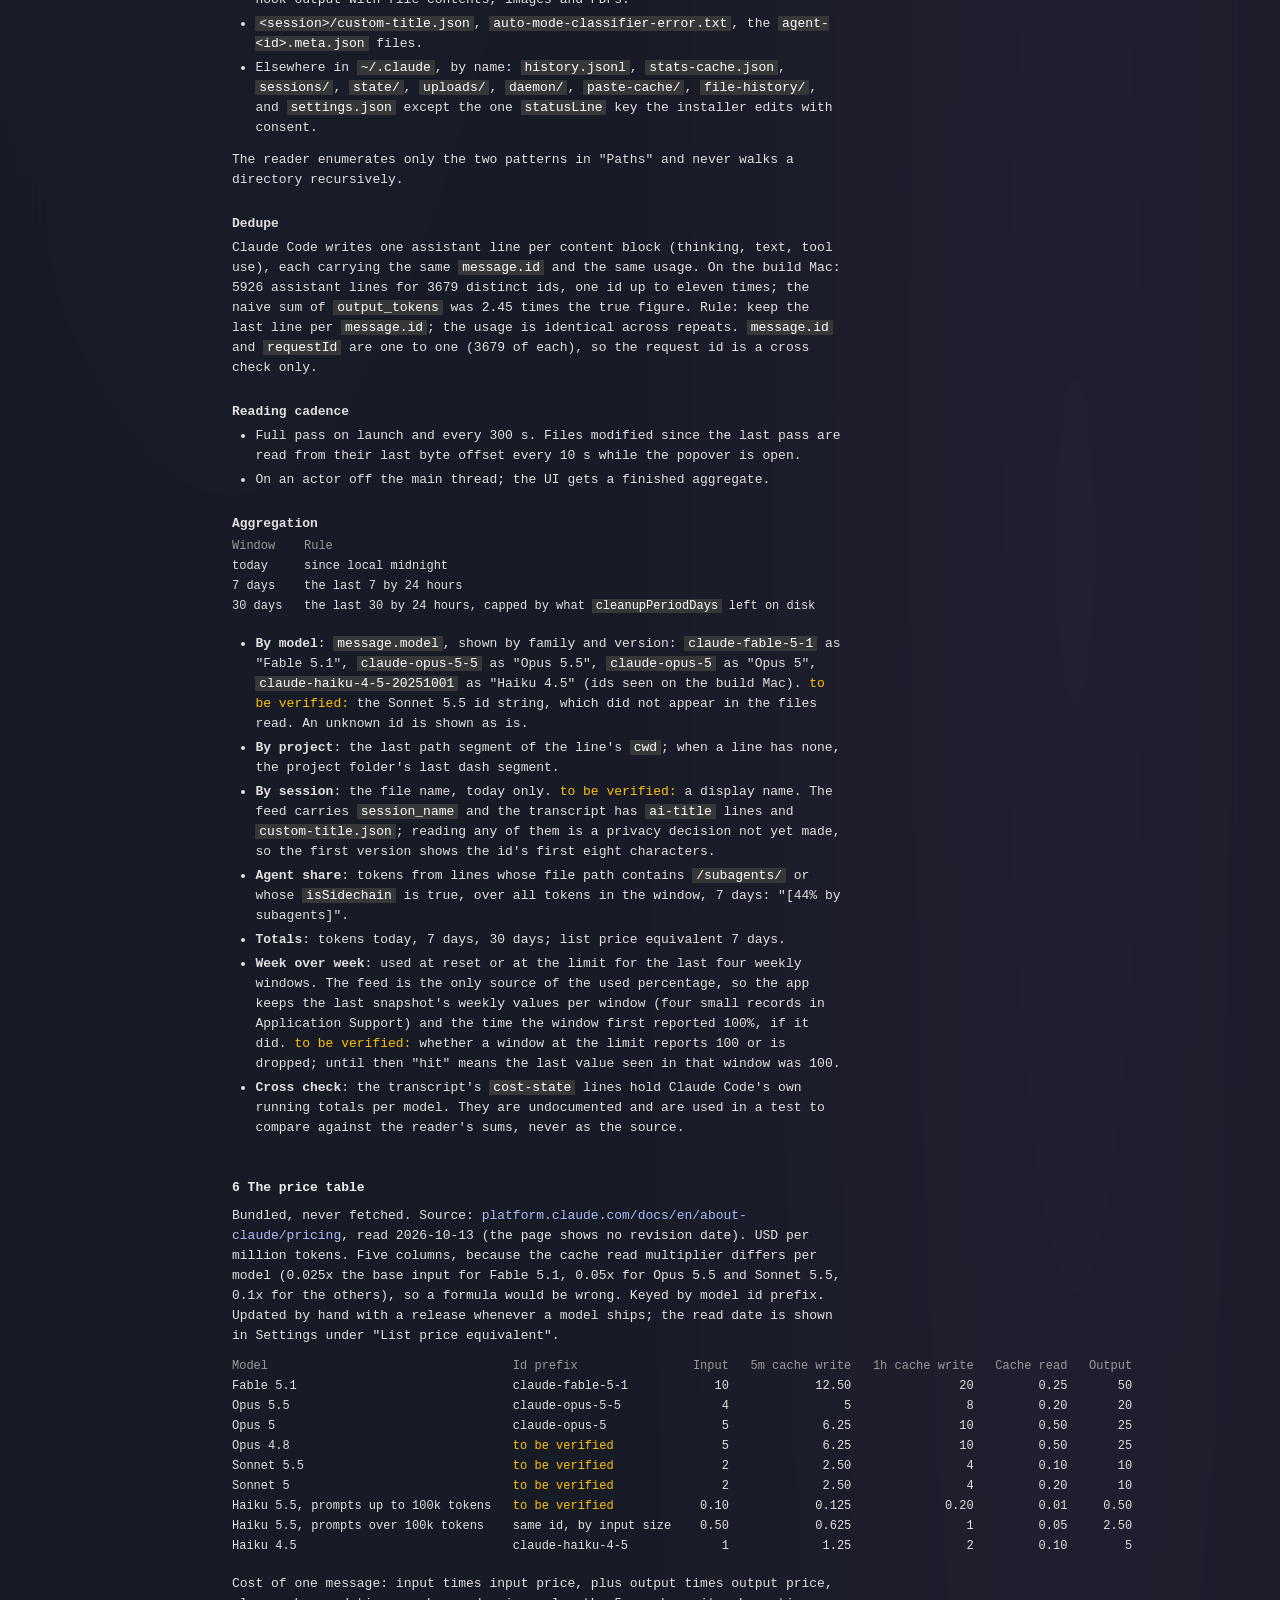
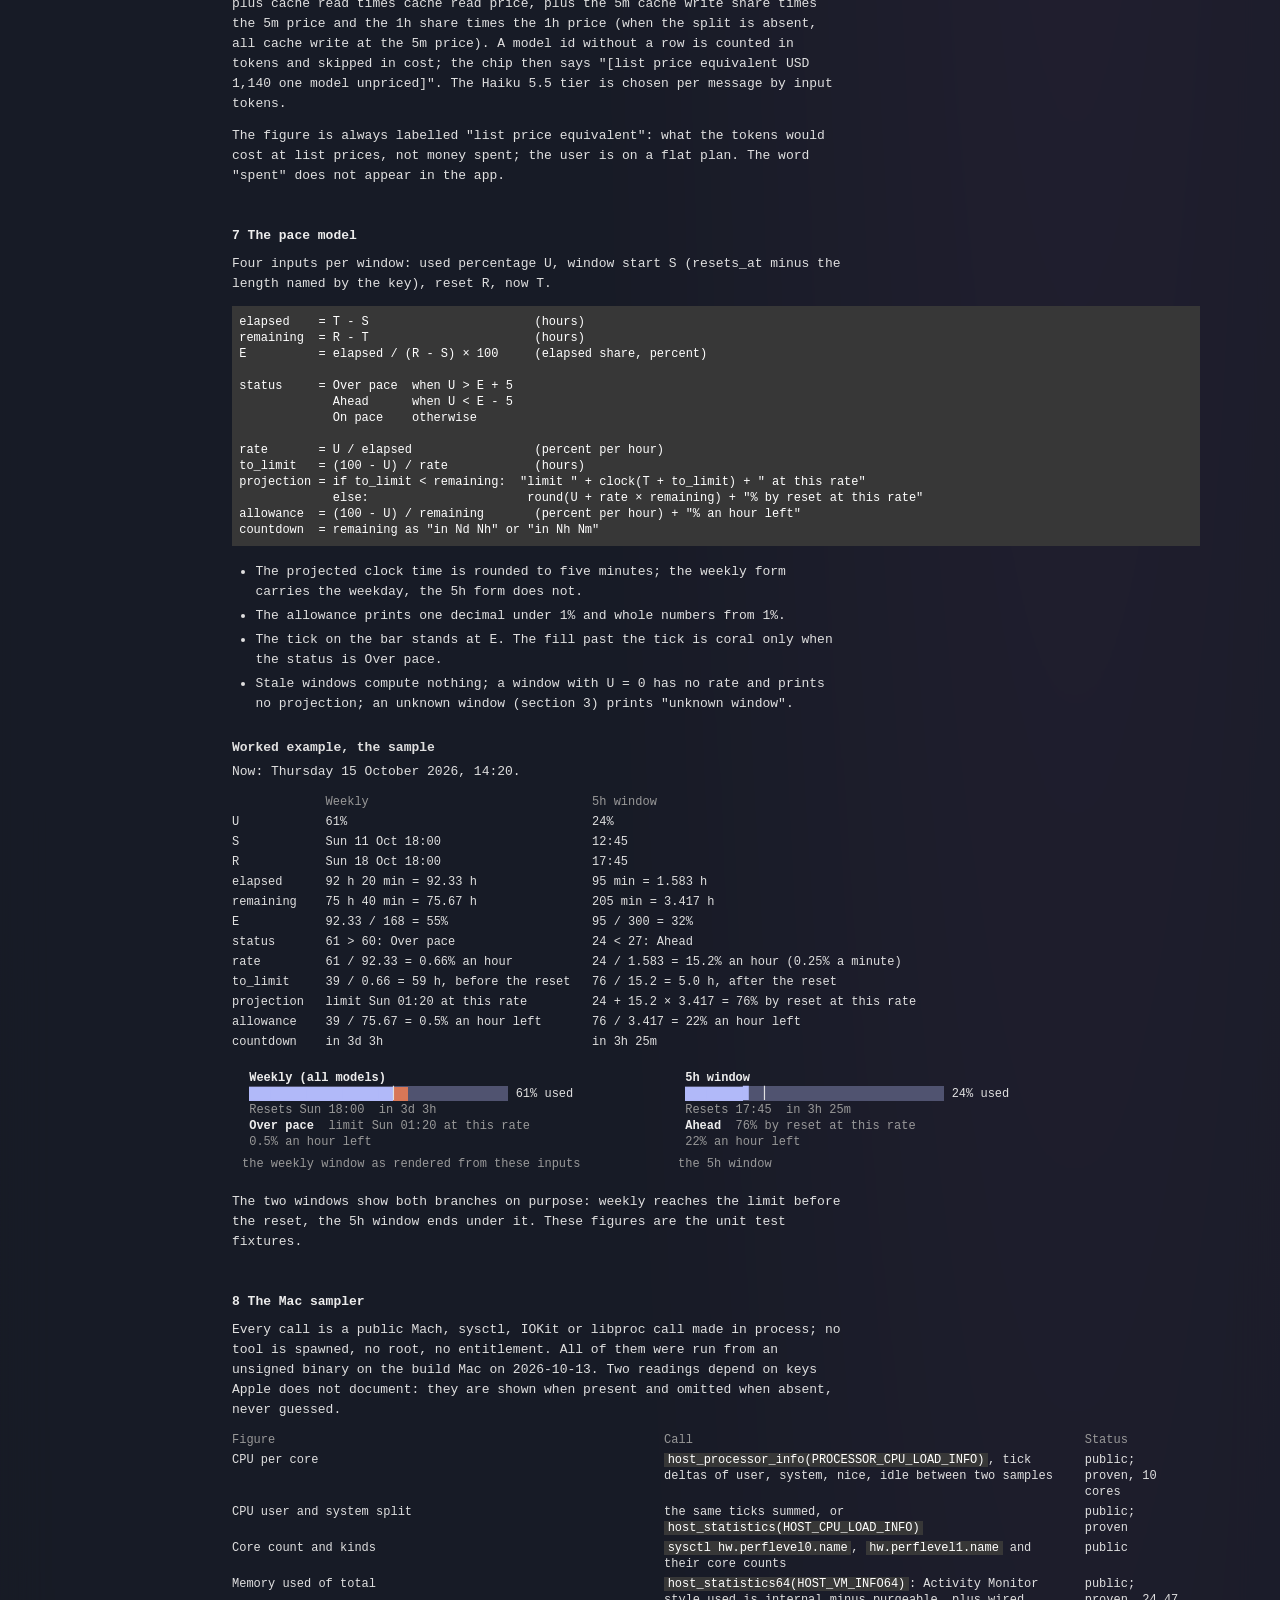
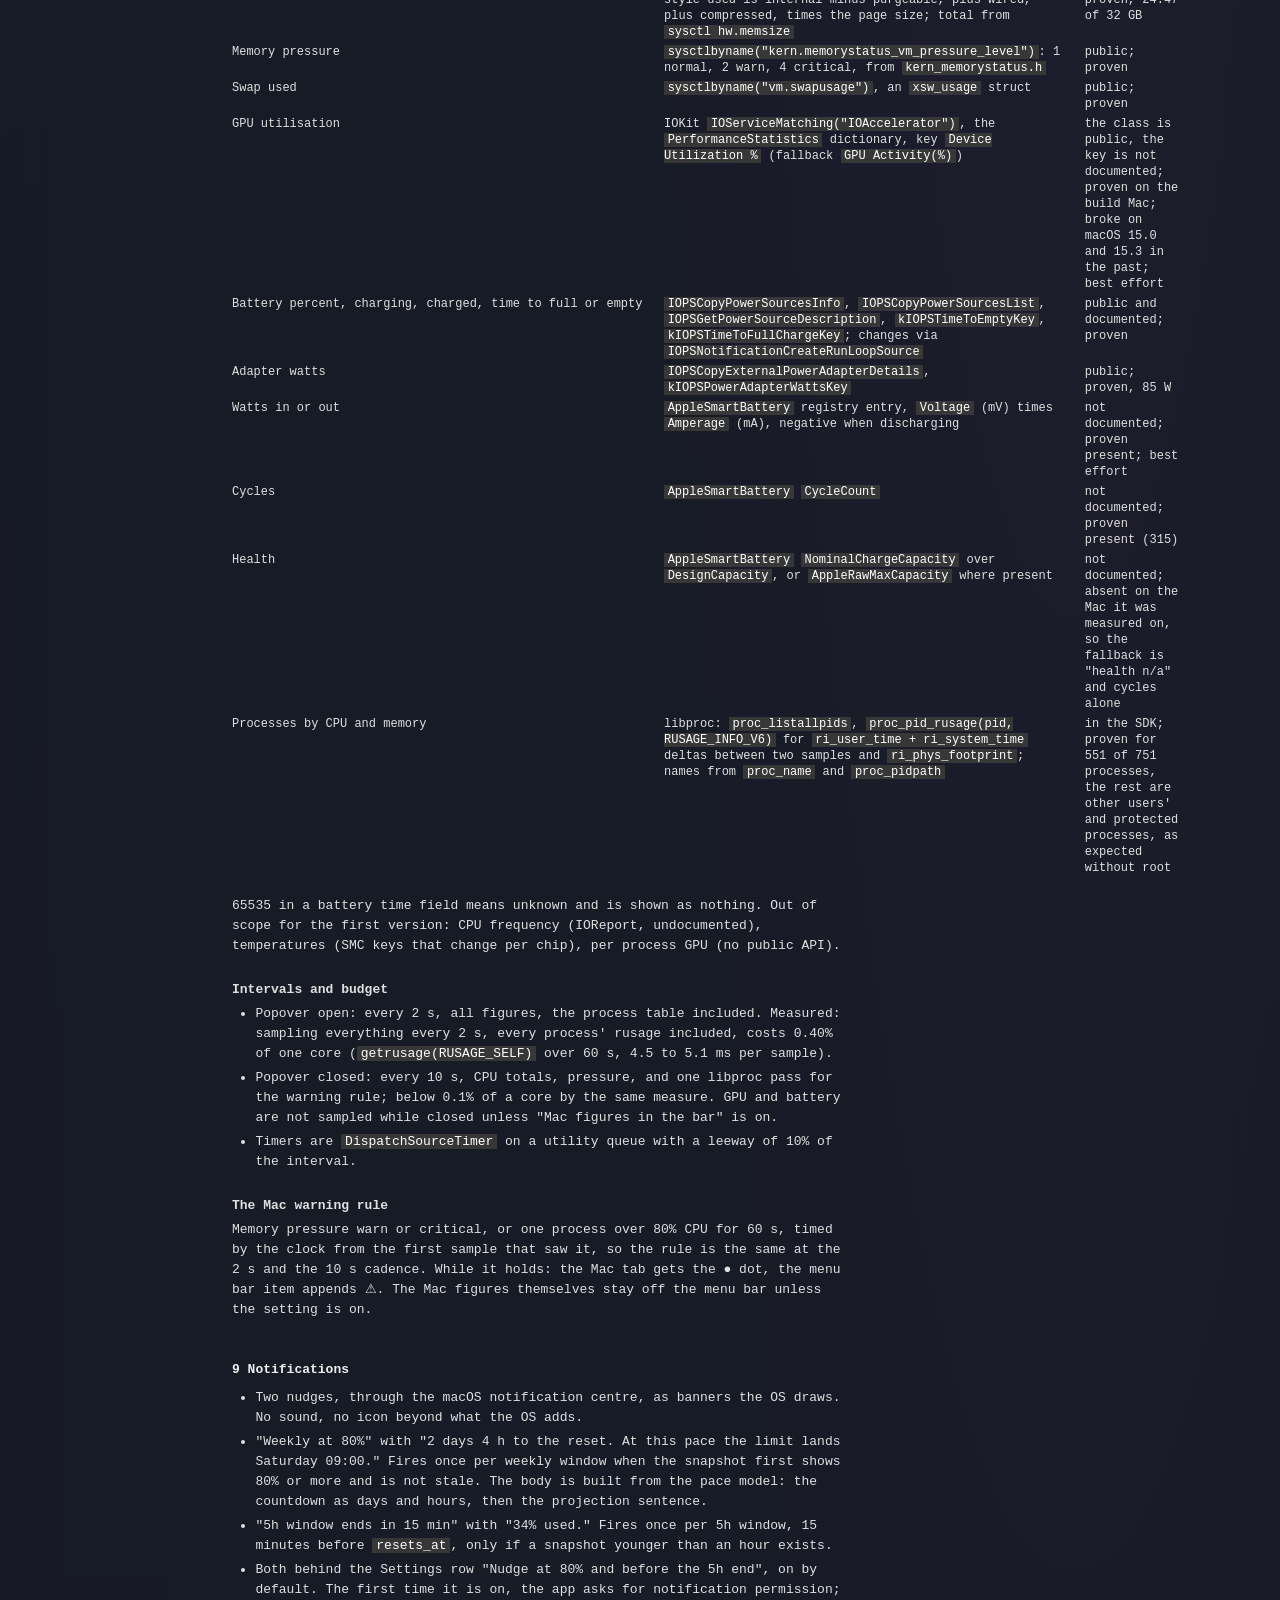
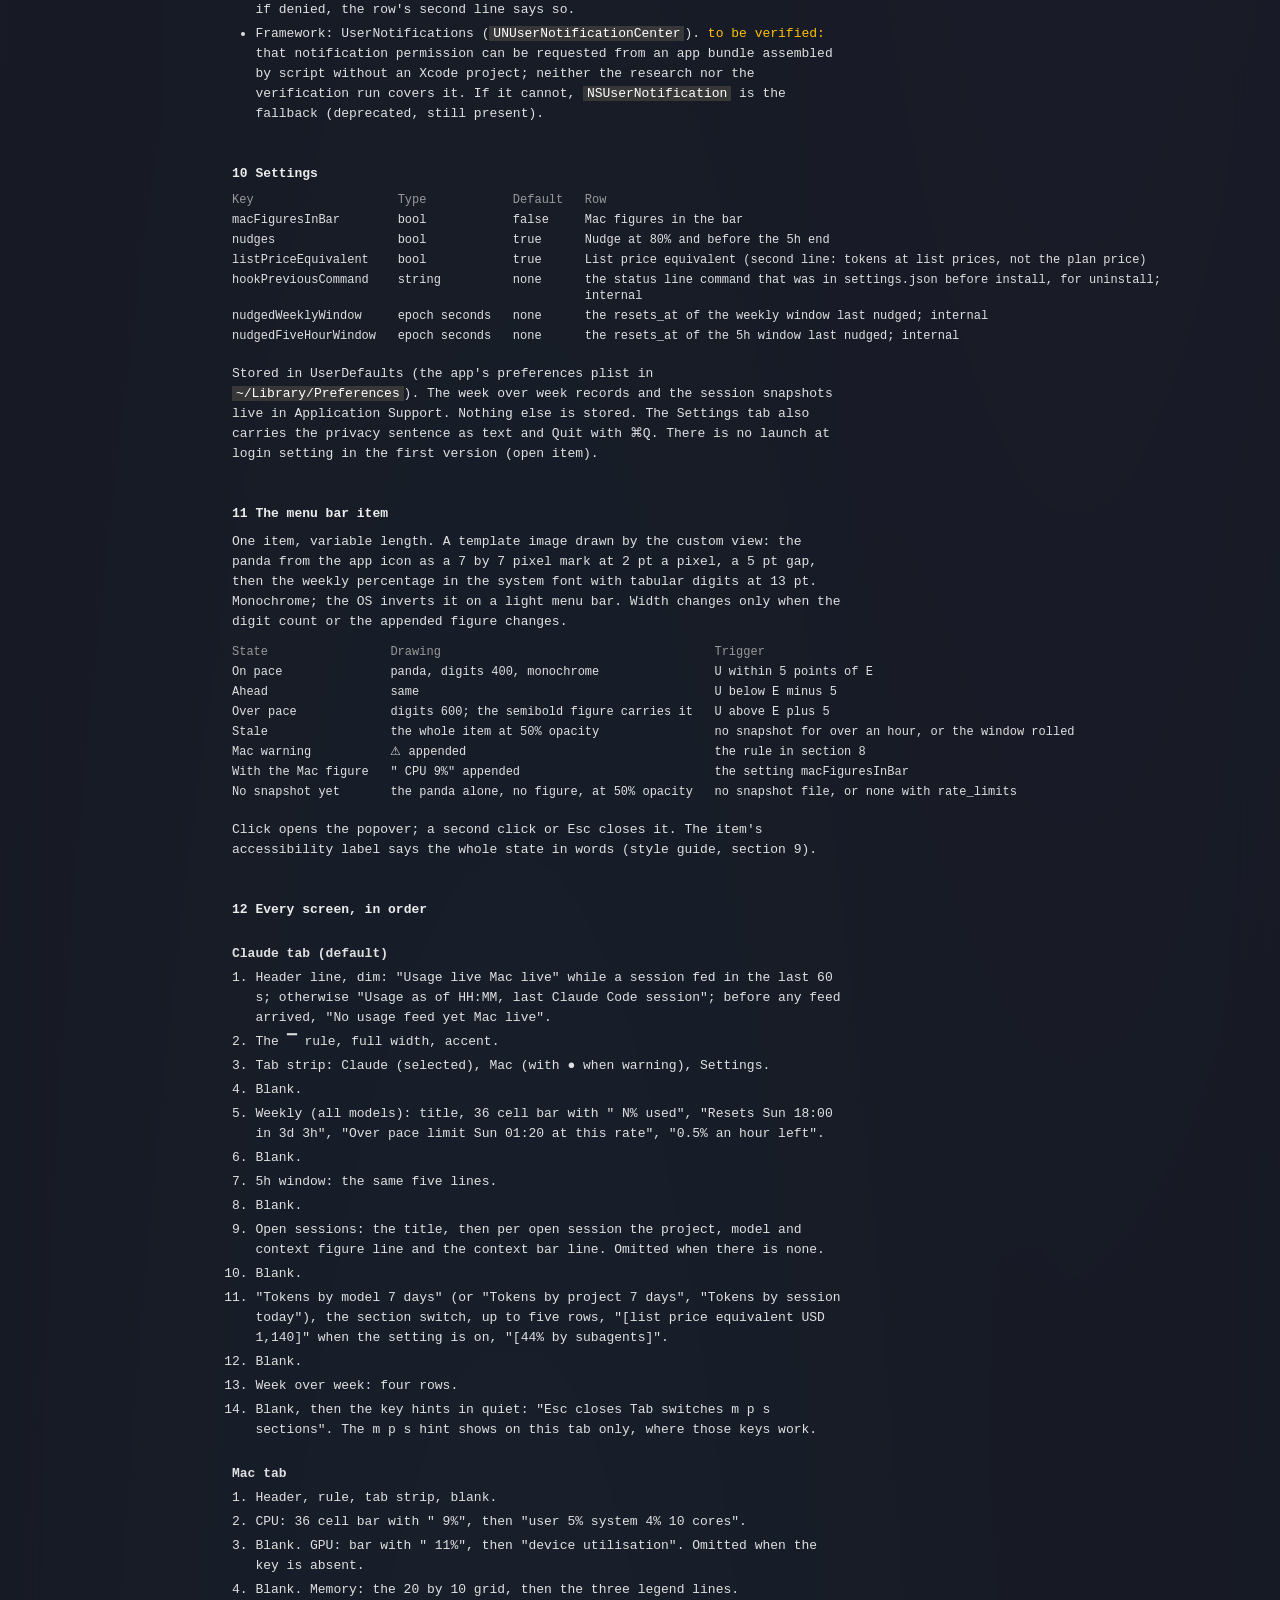
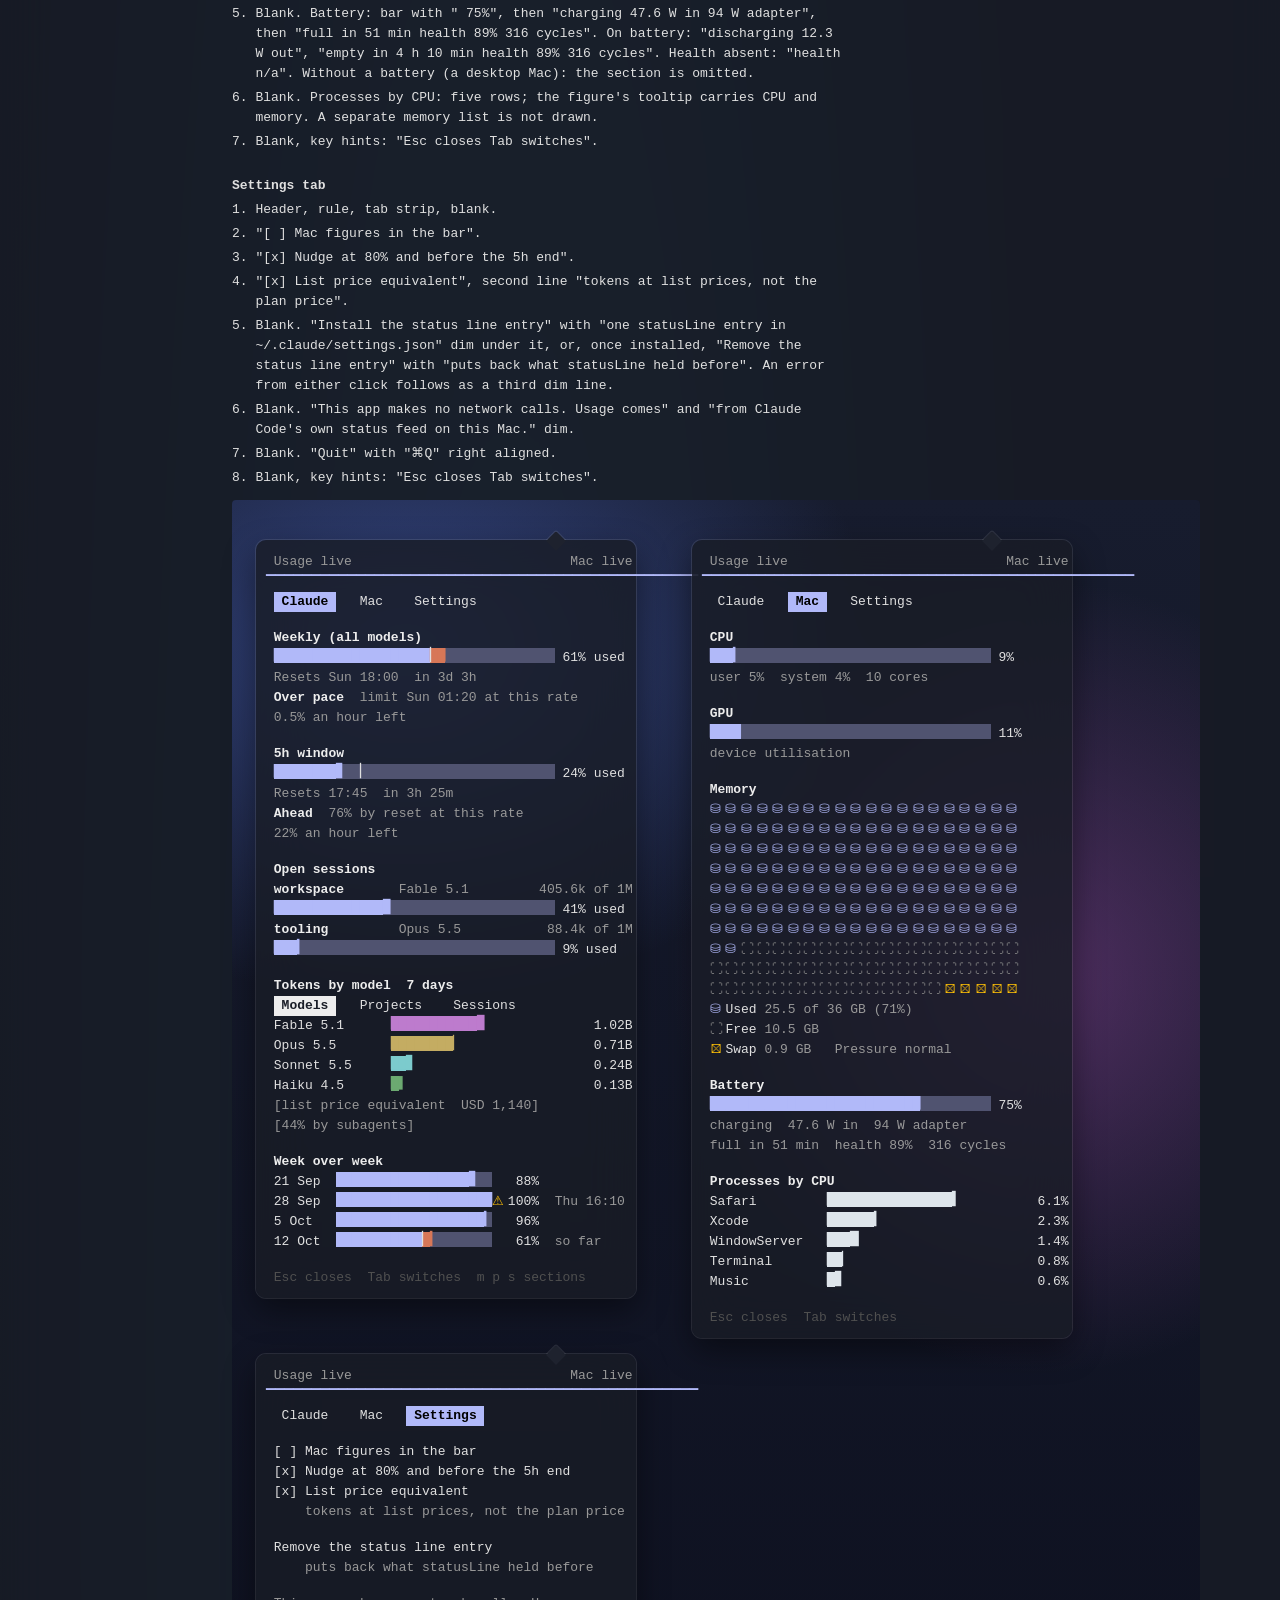
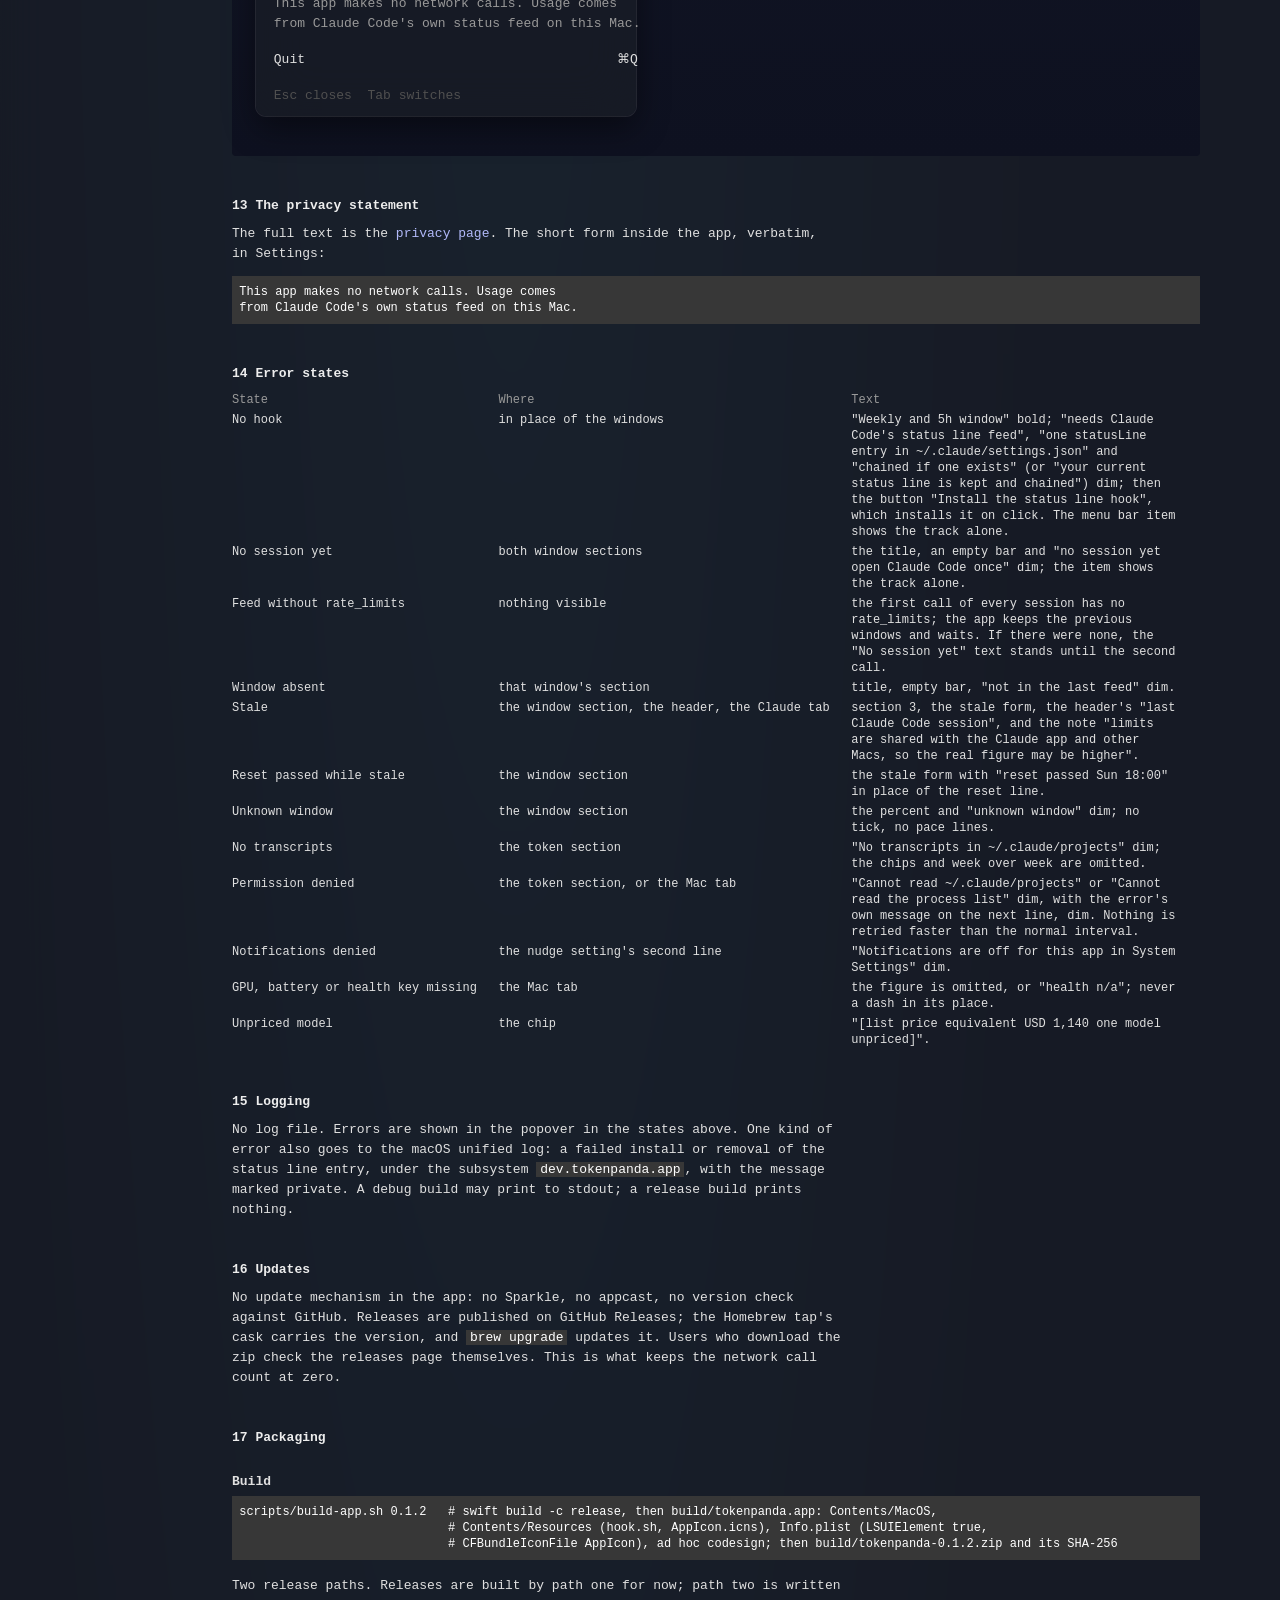
<file: docs/spec.html>
<!doctype html>
<html lang="en">
<head>
<meta charset="utf-8">
<meta name="viewport" content="width=device-width, initial-scale=1">
<title>tokenpanda spec</title>
<link rel="icon" href="favicon.svg" type="image/svg+xml">
<link rel="icon" href="favicon-32.png" sizes="32x32" type="image/png">
<link rel="apple-touch-icon" href="apple-touch-icon.png">
<link rel="stylesheet" href="docs.css">
<style>@media (prefers-reduced-motion: reduce){.r6 .bar .fl{animation:none}.r6 .tip{transition:none}}</style>
</head>
<body style="margin:0;background:#0e1120">
<div class="r6 dk">
<div class="frame">

<nav class="nav" aria-label="Documentation">
<div class="l"><a class="tab" href="index.html"> Overview </a></div>
<div class="l"><a class="tab" href="styleguide.html"> Style guide </a></div>
<div class="l"><a class="tab" href="spec.html" aria-current="page"> Spec </a></div>
<div class="l"><a class="tab" href="privacy.html"> Privacy </a></div>
<div class="l"></div>
<div class="toc"><div class="l d"><a href="#rules">0  The rules</a></div>
<div class="l d"><a href="#arch">1  Architecture</a></div>
<div class="l d"><a href="#modules">2  Modules</a></div>
<div class="l d"><a href="#hook">3  Status line hook</a></div>
<div class="l d"><a href="#sessions">4  Open sessions</a></div>
<div class="l d"><a href="#transcripts">5  Transcript reader</a></div>
<div class="l d"><a href="#prices">6  Price table</a></div>
<div class="l d"><a href="#pace">7  Pace model</a></div>
<div class="l d"><a href="#mac">8  Mac sampler</a></div>
<div class="l d"><a href="#notifications">9  Notifications</a></div>
<div class="l d"><a href="#settings">10  Settings</a></div>
<div class="l d"><a href="#item">11  Menu bar item</a></div>
<div class="l d"><a href="#screens">12  Screens</a></div>
<div class="l d"><a href="#privacy">13  Privacy statement</a></div>
<div class="l d"><a href="#errors">14  Error states</a></div>
<div class="l d"><a href="#logging">15  Logging</a></div>
<div class="l d"><a href="#updates">16  Updates</a></div>
<div class="l d"><a href="#packaging">17  Packaging</a></div>
<div class="l d"><a href="#licence">18  Licence</a></div>
<div class="l d"><a href="#tests">19  Test plan</a></div>
</div></nav>

<main class="main">
<div class="head"><h1>Spec</h1><span class="d">  tokenpanda  product spec for the Swift build  14 October 2026</span></div>
<div class="head d">facts from the research and the verification run on a Mac, October 2026  <span class="verify">to be verified</span> marks what no source settles</div>
<div class="rule">▔▔▔▔▔▔▔▔▔▔▔▔▔▔▔▔▔▔▔▔▔▔▔▔▔▔▔▔▔▔▔▔▔▔▔▔▔▔▔▔▔▔▔▔▔▔▔▔▔▔▔▔▔▔▔▔▔▔▔▔▔▔▔▔▔▔▔▔▔▔▔▔▔▔▔▔▔▔▔▔▔▔▔▔▔▔▔▔▔▔▔▔▔▔▔▔▔▔▔▔▔▔▔▔▔▔▔▔▔▔▔▔▔▔▔▔▔▔▔▔▔▔▔▔▔▔▔▔▔▔▔▔▔▔▔▔▔▔▔▔▔▔▔▔▔▔▔▔▔▔▔▔▔▔▔▔▔▔▔▔▔▔▔▔▔▔▔▔▔▔▔▔▔▔▔▔▔▔▔▔▔▔▔▔▔▔▔▔▔▔▔▔▔▔▔▔▔▔▔▔▔▔▔▔▔▔▔▔▔▔▔▔▔▔▔▔</div>

<h2 id="rules">0  The rules</h2>
<ul>
<li>Plan limits come only from the documented Claude Code status line feed. Tokens come only from the local transcripts. Mac figures come only from public macOS calls.</li>
<li>No Keychain item, credential, token or undocumented endpoint is read, ever, not even behind an opt in. Anthropic's legal page bars developers from collecting, storing or intermediating Claude.ai credentials or session tokens, verbatim, and reserves enforcement without notice.</li>
<li>No network call of any kind. No analytics, crash reports, update check or price fetch.</li>
<li>The product name does not contain "Claude", "Claude Code" or "Anthropic": the legal page bars their use "as part of your own product, feature, or company name". It allows saying in plain text that something runs Claude Code, so the UI says "Claude Code" as a fact.</li>
<li>Anthropic's terms say nothing either way about a local tool reading the transcripts or the status line feed; the status line documentation describes the feed as input for "any shell script you configure". That is silence, not permission, and the README says so.</li>
<li>The app reads only the fields named in this spec and drops the rest of every line. What it must never read is listed in section 5 and on the privacy page.</li>
</ul>

<h2 id="arch">1  Architecture</h2>
<ul>
<li><b>Swift Package Manager only.</b> No Xcode project. A package with <code>swift-tools-version 6.0</code>, platform macOS 14, seven library targets, one executable target <code>tokenpanda</code> linking AppKit, IOKit and UserNotifications, and one test target <code>tokenpandaTests</code>. Proven on the build Mac (Command Line Tools only, Swift 6.4, SDK 27.0): a status item plus popover package builds in 32 s with <code>swift build -c release</code>; SwiftPM signs the product ad hoc by itself. <code>xcodebuild</code> is not needed and not available there.</li>
<li><b>Minimum macOS 14.</b> The widest floor among the AI usage meters; the package declares it. Apple silicon first; a universal binary is a release option, untested until someone tests it.</li>
<li><b>AppKit status item.</b> <code>NSStatusBar.system.statusItem(withLength: .variableLength)</code> with a custom <code>NSView</code> in the item's button that draws the panda and the digits and marks itself dirty when a value arrives; no redraw timer. SwiftUI's MenuBarExtra is not used: no custom view in the item, no fade on dismiss, no persisted selection.</li>
<li><b>NSPopover</b> anchored to the item, 380 by 420 points, with an <code>NSVisualEffectView</code> for the glass and an <code>NSHostingController</code> root; the content is SwiftUI text views rendering the lines the Text module produces, or an AppKit text view, the builder's choice. The popover is one monospaced layout of lines, not controls stacked in a grid.</li>
<li><b>Activation policy accessory</b> (<code>NSApp.setActivationPolicy(.accessory)</code>) and <code>LSUIElement</code> true in Info.plist: no Dock icon, no app menu.</li>
<li><b>Not sandboxed.</b> The transcript reader needs <code>~/.claude</code>, the process list needs libproc, and the hook lives in Application Support. The entitlements file is empty.</li>
<li><b>No dependencies</b> outside the SDK.</li>
<li><b>Swift 6 language mode</b> with strict concurrency: the samplers and readers are actors, the UI state is one main actor observable.</li>
</ul>

<h2 id="modules">2  Modules</h2>
<table>
<tr><th>Module</th><th>Owns</th><th>Talks to</th></tr>
<tr><td>App</td><td>entry point, the status item, the popover, keyboard, the main actor state</td><td>everything</td></tr>
<tr><td>Feed</td><td>reads the snapshot files the hook writes, one per session, watches the folder, computes staleness and the open sessions list</td><td>Pace, Sessions</td></tr>
<tr><td>Hook</td><td>the hook script as a resource, installing the statusLine entry with consent, chaining an existing command, removing it and restoring the entry from before</td><td>Feed</td></tr>
<tr><td>Transcripts</td><td>finds and streams the JSONL files, dedupes, aggregates by window, model, project, session, agent share</td><td>Prices</td></tr>
<tr><td>Prices</td><td>the bundled five column price table, cost per message</td><td>Transcripts, Sessions</td></tr>
<tr><td>Pace</td><td>window length by key name, status, projection, allowance, countdown</td><td>Feed, UI</td></tr>
<tr><td>MacSampler</td><td>CPU, memory, pressure, swap, GPU, battery, processes</td><td>UI, Notifications (the warning rule)</td></tr>
<tr><td>Notifications</td><td>the two nudges, once per window</td><td>Pace, Settings</td></tr>
<tr><td>Settings</td><td>UserDefaults keys</td><td>everything that reads a setting</td></tr>
<tr><td>Text</td><td>the line renderer: bars from glyphs, columns, colours; one function per component of the style guide; golden tested</td><td>UI</td></tr>
</table>

<h2 id="hook">3  The status line hook</h2>
<p>The only source of plan percentages, verified on a Mac on 2026-10-13 against the documentation and a live capture.</p>
<h3>How Claude Code runs it</h3>
<ul>
<li>Configured under the <code>statusLine</code> key of <code>~/.claude/settings.json</code>: <code>type</code> is <code>"command"</code>, <code>command</code> is a script path or an inline shell command, and the optional <code>refreshInterval</code> re-runs the command every N seconds (minimum 1) in addition to the events.</li>
<li>The script runs once when a session starts or resumes, then after each assistant message, after <code>/compact</code>, on permission mode and vim mode changes, when the command setting changes, when a timer elapses, and when a rate limit window in the last data reaches its <code>resets_at</code>. Updates are debounced at 300 ms; an in-flight script is cancelled when a new update triggers.</li>
<li>The first call of a session never carries <code>rate_limits</code>; every later call does (38 of 38 in the capture). With <code>refreshInterval</code> the timer fires while the session sits idle too. Between sessions the feed stops.</li>
<li>The feed reflects the account, not the one session: with two sessions open, both report the same account windows and the values move together.</li>
<li>Per session override for testing: <code>claude --settings '{"statusLine":{"type":"command","command":"/path/hook.sh"}}'</code> changes nothing on disk.</li>
</ul>
<h3>The fields the app reads</h3>
<table class="nw">
<tr><th>Field</th><th>Type</th><th>Meaning</th></tr>
<tr><td>rate_limits.five_hour.used_percentage</td><td>number 0 to 100</td><td>the 5h window; the doc example shows 23.5, the capture showed integers, so parse as Double</td></tr>
<tr><td>rate_limits.five_hour.resets_at</td><td>Unix epoch seconds</td><td>when the 5h window resets</td></tr>
<tr><td>rate_limits.seven_day.used_percentage</td><td>number 0 to 100</td><td>the weekly window, all models</td></tr>
<tr><td>rate_limits.seven_day.resets_at</td><td>Unix epoch seconds</td><td>when the weekly window resets</td></tr>
<tr><td>session_id</td><td>string</td><td>names the per session snapshot file</td></tr>
<tr><td>workspace.project_dir</td><td>path</td><td>the open session's project, shown as its last path segment</td></tr>
<tr><td>model.display_name</td><td>string</td><td>the open session's model</td></tr>
<tr><td>effort.level</td><td>string</td><td>the open session's effort, in the row's tooltip</td></tr>
<tr><td>context_window.context_window_size, used_percentage, current_usage</td><td>numbers</td><td>the open session's context bar and "405.6k of 1M"; current_usage is the four token counts of the last response and may be null on the first call</td></tr>
<tr><td>cost.total_cost_usd, total_lines_added, total_lines_removed</td><td>numbers</td><td>the open session's tooltip: list price equivalent, lines added and removed. The doc says the cost is "computed client-side at list price"; the label stays list price equivalent</td></tr>
</table>
<p>Documented on the same feed and not read: <code>cwd</code>, <code>workspace.*</code> beyond project_dir, <code>transcript_path</code>, <code>prompt_id</code>, <code>session_name</code>, <code>version</code>, <code>output_style</code>, <code>prompt_cache.*</code>, <code>rate_limits.spend_limit.*</code> (a gateway figure, not a Max plan one), <code>fast_mode</code>, <code>thinking</code>, <code>exceeds_200k_tokens</code>, <code>vim</code>, <code>agent</code>, <code>pr</code>, <code>worktree</code>. One undocumented field, <code>scratchpad_dir</code>, appears and is ignored, as is any other key the parser does not know. The feed carries nothing that looks like a credential: paths, numbers, model names and UUIDs.</p>
<p>From the documentation, verbatim: "rate_limits: appears only for claude.ai Pro and Max subscribers, or behind a Claude apps gateway that sets a spend limit for you, and only after the first API response in the session. Each window (five_hour, seven_day, spend_limit) may be independently absent, and Claude Code drops a window once its resets_at time passes." There is no per model field and no plan tier field; the popover carries no tier badge.</p>
<h3>The hook script</h3>
<p>One job: copy stdin to a snapshot file, atomically, then hand the same input to the status line command the user had before, if any. It parses nothing, so it needs no jq, no python, nothing but sh.</p>
<pre>#!/bin/sh
# The status line hook. Copies the feed Claude Code hands it to one file per session, atomically,
# then hands the same input to the status line command that was configured before, if any.
# It parses nothing and needs nothing but sh. The app fills in DIR and PREV at install time.
DIR="__DIR__"                 # filled in at install: the sessions folder in Application Support
PREV='__PREV__'               # filled in at install: the previous statusLine command, or empty
input=$(cat)
sid=$(printf '%s' "$input" | sed -n 's/.*"session_id":"\([0-9a-fA-F-]*\)".*/\1/p' | head -n 1)
mkdir -p "$DIR"
if [ -n "$sid" ]; then
  printf '%s' "$input" &gt; "$DIR/$sid.json.tmp" &amp;&amp; mv -f "$DIR/$sid.json.tmp" "$DIR/$sid.json"
else
  printf '%s' "$input" &gt; "$DIR/latest.json.tmp" &amp;&amp; mv -f "$DIR/latest.json.tmp" "$DIR/latest.json"
fi
if [ -n "$PREV" ]; then printf '%s' "$input" | sh -c "$PREV"; fi
exit 0</pre>
<ul>
<li><code>refreshInterval</code> is set to 5, when the user's entry has none of its own, so the open sessions list and the reset rollover stay current while a session idles; the capture ran at 2 s with no visible cost. The script prints nothing of its own, so a user without a status line sees nothing new, and a user with one sees it unchanged.</li>
<li>The snapshot is the whole feed JSON as received. The app reads only the fields in the table above. The file is overwritten on every call and deleted by the app 60 s after its last write; the folder is removed on uninstall.</li>
<li>Installing means editing the user's <code>~/.claude/settings.json</code>. The app does this only on an explicit click, on "Install the status line hook" on the Claude tab or "Install the status line entry" in Settings. It keeps a previous command by chaining it, keeps the other keys of an existing <code>statusLine</code> object (<code>padding</code>, the user's <code>refreshInterval</code>), adds <code>refreshInterval</code> 5 only when there is none, and saves the object as it was to <code>statusline-before.json</code> in Application Support. The file is parsed, the <code>statusLine</code> key replaced, and the whole file written back by <code>JSONSerialization</code> pretty printed with slashes unescaped: indentation and key order may change, the content of every other key does not.</li>
<li>Removing is the Settings row "Remove the status line entry", one explicit click. While the entry is still the app's, the saved object goes back exactly as it was, or the key is removed when there was none; an entry the user changed in the meantime is left alone. The script, the saved object and the sessions folder are deleted. <code>settings.json</code> is otherwise off limits; the app reads its modification time each feed tick and reads the file again only when that time moves.</li>
<li>An install or remove error is shown under the Settings row and written to the unified log, the message marked private.</li>
<li>The <code>session_id</code> extraction above assumes the key appears as <code>"session_id":"…"</code> without whitespace, as in the capture; the installer verifies it on the first feed and falls back to a single <code>latest.json</code> if the pattern does not match.</li>
</ul>
<h3>Staleness</h3>
<ul>
<li>The newest snapshot file sets the windows. Its modification time is the snapshot time, shown as "Usage as of HH:MM, last Claude Code session" in the header when no session has fed in the last 60 s; while one has, the header says "Usage live".</li>
<li>A snapshot younger than one hour: live. Pace lines are computed.</li>
<li>Older than one hour: stale. The bar drops to the track colour, the percent and tick go dim, "as of HH:MM" replaces the pace lines, the menu bar item dims to 50%, and the Claude tab adds "Limits are shared across Claude and Claude Code, so use elsewhere moves these figures." Nothing is projected from old data. Claude Code itself keeps a 60 minute last known usage when its own request fails; the hour matches it.</li>
<li>A window whose <code>resets_at</code> has passed while stale is shown as the stale form with "reset passed HH:MM" in place of the reset line, because the window has rolled and the feed will carry the new one at the next session.</li>
<li>A snapshot without <code>rate_limits</code> (the first call of a session) never replaces the windows; the app keeps the previous values and waits for the next call.</li>
</ul>
<h3>Window length</h3>
<p>The feed names its windows and gives <code>resets_at</code>, not a length. The length comes from the key name: <code>five_hour</code> is 5 h, <code>seven_day</code> is 168 h. The start is <code>resets_at</code> minus that length. The app checks the length against the observed distance between two consecutive <code>resets_at</code> values of the same key once it has seen two, and if they disagree, or if a key it does not know appears, it shows the window's percent with "unknown window" in place of the pace lines and never guesses.</p>

<h2 id="sessions">4  Open sessions</h2>
<p>Every running Claude Code session fires its own feed, so the app knows which sessions are open. One snapshot file per <code>session_id</code> (section 3). A session is open when its file was written in the last 10 s; it leaves the list 60 s after its last write and its file is deleted then.</p>
<ul>
<li>Section "Open sessions" on the Claude tab, after the two windows. One entry per open session: the project folder's last path segment in bold, the model name dim, the context figure "405.6k of 1M" dim at the right; under it a 36 cell bar of <code>context_window.used_percentage</code> with " 41% used". No tick: the context is a share, not a time window.</li>
<li>The figure's tooltip: "USD 38.20 list price equivalent  112 added  9 removed", from <code>cost.total_cost_usd</code>, <code>total_lines_added</code>, <code>total_lines_removed</code>; the effort level is appended when present.</li>
<li>The context figure is <code>current_usage</code>'s four counts summed, formatted as k or M, over <code>context_window_size</code> formatted as k or M ("1M"). When <code>current_usage</code> is null (first call), the entry shows the project and model and an empty bar with "waiting for the first reply".</li>
<li>Sorted by context used, largest first; at most five, then "and N more" dim.</li>
<li>No open session: the section is omitted. Stale: omitted.</li>
</ul>
<p><b>Not available by the rules and never drawn:</b> the context breakdown by category (messages, system tools, memory files, skills, MCP) and the per MCP tool token counts that Claude Code shows in its own usage screen. Those are computed inside Claude Code and are in neither the feed nor the transcripts.</p>
<div class="spec"><div class="wrap"><div class="t pop"><div id="s-open"></div><div class="cap">the sample: two open sessions</div></div></div></div>

<h2 id="transcripts">5  The transcript reader</h2>
<h3>Paths</h3>
<ul>
<li><code>~/.claude/projects/&lt;project&gt;/&lt;session&gt;.jsonl</code> for a session; <code>~/.claude/projects/&lt;project&gt;/&lt;session&gt;/subagents/agent-&lt;id&gt;.jsonl</code> for its subagents (a sibling <code>agent-&lt;id&gt;.meta.json</code> is not read). The project folder is the absolute working directory with every slash replaced by a dash. The session id is the file name without <code>.jsonl</code>; every line inside carries <code>sessionId</code> equal to it.</li>
<li>Also <code>~/.config/claude/projects</code>, and the directories in <code>CLAUDE_CONFIG_DIR</code> when set (ccusage reads these; comma separated).</li>
<li>Only <code>*.jsonl</code> at depth 1 under a project and under <code>subagents/</code>. Files modified in the last 32 days; the windows need 30.</li>
<li>Documented retention: "Claude Code clients store session transcripts locally in plaintext under ~/.claude/projects/ for 30 days by default to enable session resumption. Adjust the period with cleanupPeriodDays." So the 30 day figure depends on that setting. No published schema; one session file can mix Claude Code versions (2.1.278 to 2.1.294 in one file); the parser skips any line it cannot read.</li>
<li>Streaming, line by line: one file on the build Mac was 371 MB and 40483 lines. Never load a whole file.</li>
</ul>
<h3>Fields read per line, and nothing else</h3>
<table>
<tr><th>Field</th><th>Use</th></tr>
<tr><td>type</td><td>only <code>"assistant"</code> lines count; the other types seen (user, system, attachment, file-history-snapshot, cost-state, ai-title and more) are skipped unread</td></tr>
<tr><td>timestamp</td><td>ISO 8601 UTC with milliseconds, <code>2026-10-13T14:14:25.753Z</code>; sets the window</td></tr>
<tr><td>message.id</td><td>the dedupe key, <code>msg_…</code></td></tr>
<tr><td>requestId</td><td><code>req_…</code>; kept for the cross check</td></tr>
<tr><td>isSidechain</td><td>true on subagent lines; false or absent on main lines</td></tr>
<tr><td>sessionId</td><td>the session</td></tr>
<tr><td>cwd</td><td>the working directory; its last path segment is the project name, kept in memory only. Without it the project folder's last dash segment is used</td></tr>
<tr><td>message.model</td><td>the model id; <code>&lt;synthetic&gt;</code> lines are skipped</td></tr>
<tr><td>message.usage.input_tokens, output_tokens, cache_read_input_tokens, cache_creation_input_tokens</td><td>the four counts; every assistant line in the files read had a usage object</td></tr>
<tr><td>message.usage.cache_creation.ephemeral_5m_input_tokens, ephemeral_1h_input_tokens</td><td>the cache write split, for the two write prices</td></tr>
</table>
<p>The parser decodes these keys and drops the rest of the line. It never reads <code>message.content</code>, <code>toolUseResult</code>, <code>attachment</code>, <code>snapshot</code>, or the account keys <code>accountUuid</code>, <code>ownerAccountUuid</code>, <code>ownerOrganizationUuid</code>, <code>bridgeSessionId</code>. The usage object's other keys (thinking tokens, server tool use, service tier, speed, iterations) are not used.</p>
<h3>What the app must never open</h3>
<ul>
<li><code>~/.claude/projects/&lt;project&gt;/memory/</code>: personal notes in Markdown. Not transcripts.</li>
<li><code>~/.claude/projects/&lt;project&gt;/&lt;session&gt;/tool-results/</code>: tool outputs and hook output with file contents, images and PDFs.</li>
<li><code>&lt;session&gt;/custom-title.json</code>, <code>auto-mode-classifier-error.txt</code>, the <code>agent-&lt;id&gt;.meta.json</code> files.</li>
<li>Elsewhere in <code>~/.claude</code>, by name: <code>history.jsonl</code>, <code>stats-cache.json</code>, <code>sessions/</code>, <code>state/</code>, <code>uploads/</code>, <code>daemon/</code>, <code>paste-cache/</code>, <code>file-history/</code>, and <code>settings.json</code> except the one <code>statusLine</code> key the installer edits with consent.</li>
</ul>
<p>The reader enumerates only the two patterns in "Paths" and never walks a directory recursively.</p>
<h3>Dedupe</h3>
<p>Claude Code writes one assistant line per content block (thinking, text, tool use), each carrying the same <code>message.id</code> and the same usage. On the build Mac: 5926 assistant lines for 3679 distinct ids, one id up to eleven times; the naive sum of <code>output_tokens</code> was 2.45 times the true figure. Rule: keep the last line per <code>message.id</code>; the usage is identical across repeats. <code>message.id</code> and <code>requestId</code> are one to one (3679 of each), so the request id is a cross check only.</p>
<h3>Reading cadence</h3>
<ul>
<li>Full pass on launch and every 300 s. Files modified since the last pass are read from their last byte offset every 10 s while the popover is open.</li>
<li>On an actor off the main thread; the UI gets a finished aggregate.</li>
</ul>
<h3>Aggregation</h3>
<table>
<tr><th>Window</th><th>Rule</th></tr>
<tr><td>today</td><td>since local midnight</td></tr>
<tr><td>7 days</td><td>the last 7 by 24 hours</td></tr>
<tr><td>30 days</td><td>the last 30 by 24 hours, capped by what <code>cleanupPeriodDays</code> left on disk</td></tr>
</table>
<ul>
<li><b>By model</b>: <code>message.model</code>, shown by family and version: <code>claude-fable-5-1</code> as "Fable 5.1", <code>claude-opus-5-5</code> as "Opus 5.5", <code>claude-opus-5</code> as "Opus 5", <code>claude-haiku-4-5-20251001</code> as "Haiku 4.5" (ids seen on the build Mac). <span class="verify">to be verified:</span> the Sonnet 5.5 id string, which did not appear in the files read. An unknown id is shown as is.</li>
<li><b>By project</b>: the last path segment of the line's <code>cwd</code>; when a line has none, the project folder's last dash segment.</li>
<li><b>By session</b>: the file name, today only. <span class="verify">to be verified:</span> a display name. The feed carries <code>session_name</code> and the transcript has <code>ai-title</code> lines and <code>custom-title.json</code>; reading any of them is a privacy decision not yet made, so the first version shows the id's first eight characters.</li>
<li><b>Agent share</b>: tokens from lines whose file path contains <code>/subagents/</code> or whose <code>isSidechain</code> is true, over all tokens in the window, 7 days: "[44% by subagents]".</li>
<li><b>Totals</b>: tokens today, 7 days, 30 days; list price equivalent 7 days.</li>
<li><b>Week over week</b>: used at reset or at the limit for the last four weekly windows. The feed is the only source of the used percentage, so the app keeps the last snapshot's weekly values per window (four small records in Application Support) and the time the window first reported 100%, if it did. <span class="verify">to be verified:</span> whether a window at the limit reports 100 or is dropped; until then "hit" means the last value seen in that window was 100.</li>
<li><b>Cross check</b>: the transcript's <code>cost-state</code> lines hold Claude Code's own running totals per model. They are undocumented and are used in a test to compare against the reader's sums, never as the source.</li>
</ul>

<h2 id="prices">6  The price table</h2>
<p>Bundled, never fetched. Source: <a href="https://platform.claude.com/docs/en/about-claude/pricing">platform.claude.com/docs/en/about-claude/pricing</a>, read 2026-10-13 (the page shows no revision date). USD per million tokens. Five columns, because the cache read multiplier differs per model (0.025x the base input for Fable 5.1, 0.05x for Opus 5.5 and Sonnet 5.5, 0.1x for the others), so a formula would be wrong. Keyed by model id prefix. Updated by hand with a release whenever a model ships; the read date is shown in Settings under "List price equivalent".</p>
<table>
<tr><th>Model</th><th>Id prefix</th><th class="n">Input</th><th class="n">5m cache write</th><th class="n">1h cache write</th><th class="n">Cache read</th><th class="n">Output</th></tr>
<tr><td>Fable 5.1</td><td>claude-fable-5-1</td><td class="n">10</td><td class="n">12.50</td><td class="n">20</td><td class="n">0.25</td><td class="n">50</td></tr>
<tr><td>Opus 5.5</td><td>claude-opus-5-5</td><td class="n">4</td><td class="n">5</td><td class="n">8</td><td class="n">0.20</td><td class="n">20</td></tr>
<tr><td>Opus 5</td><td>claude-opus-5</td><td class="n">5</td><td class="n">6.25</td><td class="n">10</td><td class="n">0.50</td><td class="n">25</td></tr>
<tr><td>Opus 4.8</td><td><span class="verify">to be verified</span></td><td class="n">5</td><td class="n">6.25</td><td class="n">10</td><td class="n">0.50</td><td class="n">25</td></tr>
<tr><td>Sonnet 5.5</td><td><span class="verify">to be verified</span></td><td class="n">2</td><td class="n">2.50</td><td class="n">4</td><td class="n">0.10</td><td class="n">10</td></tr>
<tr><td>Sonnet 5</td><td><span class="verify">to be verified</span></td><td class="n">2</td><td class="n">2.50</td><td class="n">4</td><td class="n">0.20</td><td class="n">10</td></tr>
<tr><td>Haiku 5.5, prompts up to 100k tokens</td><td><span class="verify">to be verified</span></td><td class="n">0.10</td><td class="n">0.125</td><td class="n">0.20</td><td class="n">0.01</td><td class="n">0.50</td></tr>
<tr><td>Haiku 5.5, prompts over 100k tokens</td><td>same id, by input size</td><td class="n">0.50</td><td class="n">0.625</td><td class="n">1</td><td class="n">0.05</td><td class="n">2.50</td></tr>
<tr><td>Haiku 4.5</td><td>claude-haiku-4-5</td><td class="n">1</td><td class="n">1.25</td><td class="n">2</td><td class="n">0.10</td><td class="n">5</td></tr>
</table>
<p>Cost of one message: input times input price, plus output times output price, plus cache read times cache read price, plus the 5m cache write share times the 5m price and the 1h share times the 1h price (when the split is absent, all cache write at the 5m price). A model id without a row is counted in tokens and skipped in cost; the chip then says "[list price equivalent  USD 1,140  one model unpriced]". The Haiku 5.5 tier is chosen per message by input tokens.</p>
<p>The figure is always labelled "list price equivalent": what the tokens would cost at list prices, not money spent; the user is on a flat plan. The word "spent" does not appear in the app.</p>

<h2 id="pace">7  The pace model</h2>
<p>Four inputs per window: used percentage U, window start S (resets_at minus the length named by the key), reset R, now T.</p>
<pre>elapsed    = T - S                       (hours)
remaining  = R - T                       (hours)
E          = elapsed / (R - S) × 100     (elapsed share, percent)

status     = Over pace  when U &gt; E + 5
             Ahead      when U &lt; E - 5
             On pace    otherwise

rate       = U / elapsed                 (percent per hour)
to_limit   = (100 - U) / rate            (hours)
projection = if to_limit &lt; remaining:  "limit " + clock(T + to_limit) + " at this rate"
             else:                      round(U + rate × remaining) + "% by reset at this rate"
allowance  = (100 - U) / remaining       (percent per hour) + "% an hour left"
countdown  = remaining as "in Nd Nh" or "in Nh Nm"</pre>
<ul>
<li>The projected clock time is rounded to five minutes; the weekly form carries the weekday, the 5h form does not.</li>
<li>The allowance prints one decimal under 1% and whole numbers from 1%.</li>
<li>The tick on the bar stands at E. The fill past the tick is coral only when the status is Over pace.</li>
<li>Stale windows compute nothing; a window with U = 0 has no rate and prints no projection; an unknown window (section 3) prints "unknown window".</li>
</ul>
<h3>Worked example, the sample</h3>
<p>Now: Thursday 15 October 2026, 14:20.</p>
<table>
<tr><th></th><th>Weekly</th><th>5h window</th></tr>
<tr><td>U</td><td>61%</td><td>24%</td></tr>
<tr><td>S</td><td>Sun 11 Oct 18:00</td><td>12:45</td></tr>
<tr><td>R</td><td>Sun 18 Oct 18:00</td><td>17:45</td></tr>
<tr><td>elapsed</td><td>92 h 20 min = 92.33 h</td><td>95 min = 1.583 h</td></tr>
<tr><td>remaining</td><td>75 h 40 min = 75.67 h</td><td>205 min = 3.417 h</td></tr>
<tr><td>E</td><td>92.33 / 168 = 55%</td><td>95 / 300 = 32%</td></tr>
<tr><td>status</td><td>61 &gt; 60: Over pace</td><td>24 &lt; 27: Ahead</td></tr>
<tr><td>rate</td><td>61 / 92.33 = 0.66% an hour</td><td>24 / 1.583 = 15.2% an hour (0.25% a minute)</td></tr>
<tr><td>to_limit</td><td>39 / 0.66 = 59 h, before the reset</td><td>76 / 15.2 = 5.0 h, after the reset</td></tr>
<tr><td>projection</td><td>limit Sun 01:20 at this rate</td><td>24 + 15.2 × 3.417 = 76% by reset at this rate</td></tr>
<tr><td>allowance</td><td>39 / 75.67 = 0.5% an hour left</td><td>76 / 3.417 = 22% an hour left</td></tr>
<tr><td>countdown</td><td>in 3d 3h</td><td>in 3h 25m</td></tr>
</table>
<div class="spec"><div class="wrap">
<div class="t pop"><div id="w-weekly"></div><div class="cap">the weekly window as rendered from these inputs</div></div>
<div class="t pop"><div id="w-five"></div><div class="cap">the 5h window</div></div>
</div></div>
<p>The two windows show both branches on purpose: weekly reaches the limit before the reset, the 5h window ends under it. These figures are the unit test fixtures.</p>

<h2 id="mac">8  The Mac sampler</h2>
<p>Every call is a public Mach, sysctl, IOKit or libproc call made in process; no tool is spawned, no root, no entitlement. All of them were run from an unsigned binary on the build Mac on 2026-10-13. Two readings depend on keys Apple does not document: they are shown when present and omitted when absent, never guessed.</p>
<table>
<tr><th>Figure</th><th>Call</th><th>Status</th></tr>
<tr><td>CPU per core</td><td><code>host_processor_info(PROCESSOR_CPU_LOAD_INFO)</code>, tick deltas of user, system, nice, idle between two samples</td><td>public; proven, 10 cores</td></tr>
<tr><td>CPU user and system split</td><td>the same ticks summed, or <code>host_statistics(HOST_CPU_LOAD_INFO)</code></td><td>public; proven</td></tr>
<tr><td>Core count and kinds</td><td><code>sysctl hw.perflevel0.name</code>, <code>hw.perflevel1.name</code> and their core counts</td><td>public</td></tr>
<tr><td>Memory used of total</td><td><code>host_statistics64(HOST_VM_INFO64)</code>: Activity Monitor style used is internal minus purgeable, plus wired, plus compressed, times the page size; total from <code>sysctl hw.memsize</code></td><td>public; proven, 24.47 of 32 GB</td></tr>
<tr><td>Memory pressure</td><td><code>sysctlbyname("kern.memorystatus_vm_pressure_level")</code>: 1 normal, 2 warn, 4 critical, from <code>kern_memorystatus.h</code></td><td>public; proven</td></tr>
<tr><td>Swap used</td><td><code>sysctlbyname("vm.swapusage")</code>, an <code>xsw_usage</code> struct</td><td>public; proven</td></tr>
<tr><td>GPU utilisation</td><td>IOKit <code>IOServiceMatching("IOAccelerator")</code>, the <code>PerformanceStatistics</code> dictionary, key <code>Device Utilization %</code> (fallback <code>GPU Activity(%)</code>)</td><td>the class is public, the key is not documented; proven on the build Mac; broke on macOS 15.0 and 15.3 in the past; best effort</td></tr>
<tr><td>Battery percent, charging, charged, time to full or empty</td><td><code>IOPSCopyPowerSourcesInfo</code>, <code>IOPSCopyPowerSourcesList</code>, <code>IOPSGetPowerSourceDescription</code>, <code>kIOPSTimeToEmptyKey</code>, <code>kIOPSTimeToFullChargeKey</code>; changes via <code>IOPSNotificationCreateRunLoopSource</code></td><td>public and documented; proven</td></tr>
<tr><td>Adapter watts</td><td><code>IOPSCopyExternalPowerAdapterDetails</code>, <code>kIOPSPowerAdapterWattsKey</code></td><td>public; proven, 85 W</td></tr>
<tr><td>Watts in or out</td><td><code>AppleSmartBattery</code> registry entry, <code>Voltage</code> (mV) times <code>Amperage</code> (mA), negative when discharging</td><td>not documented; proven present; best effort</td></tr>
<tr><td>Cycles</td><td><code>AppleSmartBattery</code> <code>CycleCount</code></td><td>not documented; proven present (315)</td></tr>
<tr><td>Health</td><td><code>AppleSmartBattery</code> <code>NominalChargeCapacity</code> over <code>DesignCapacity</code>, or <code>AppleRawMaxCapacity</code> where present</td><td>not documented; absent on the Mac it was measured on, so the fallback is "health n/a" and cycles alone</td></tr>
<tr><td>Processes by CPU and memory</td><td>libproc: <code>proc_listallpids</code>, <code>proc_pid_rusage(pid, RUSAGE_INFO_V6)</code> for <code>ri_user_time + ri_system_time</code> deltas between two samples and <code>ri_phys_footprint</code>; names from <code>proc_name</code> and <code>proc_pidpath</code></td><td>in the SDK; proven for 551 of 751 processes, the rest are other users' and protected processes, as expected without root</td></tr>
</table>
<p>65535 in a battery time field means unknown and is shown as nothing. Out of scope for the first version: CPU frequency (IOReport, undocumented), temperatures (SMC keys that change per chip), per process GPU (no public API).</p>
<h3>Intervals and budget</h3>
<ul>
<li>Popover open: every 2 s, all figures, the process table included. Measured: sampling everything every 2 s, every process' rusage included, costs 0.40% of one core (<code>getrusage(RUSAGE_SELF)</code> over 60 s, 4.5 to 5.1 ms per sample).</li>
<li>Popover closed: every 10 s, CPU totals, pressure, and one libproc pass for the warning rule; below 0.1% of a core by the same measure. GPU and battery are not sampled while closed unless "Mac figures in the bar" is on.</li>
<li>Timers are <code>DispatchSourceTimer</code> on a utility queue with a leeway of 10% of the interval.</li>
</ul>
<h3>The Mac warning rule</h3>
<p>Memory pressure warn or critical, or one process over 80% CPU for 60 s, timed by the clock from the first sample that saw it, so the rule is the same at the 2 s and the 10 s cadence. While it holds: the Mac tab gets the ● dot, the menu bar item appends ⚠. The Mac figures themselves stay off the menu bar unless the setting is on.</p>

<h2 id="notifications">9  Notifications</h2>
<ul>
<li>Two nudges, through the macOS notification centre, as banners the OS draws. No sound, no icon beyond what the OS adds.</li>
<li>"Weekly at 80%" with "2 days 4 h to the reset. At this pace the limit lands Saturday 09:00." Fires once per weekly window when the snapshot first shows 80% or more and is not stale. The body is built from the pace model: the countdown as days and hours, then the projection sentence.</li>
<li>"5h window ends in 15 min" with "34% used." Fires once per 5h window, 15 minutes before <code>resets_at</code>, only if a snapshot younger than an hour exists.</li>
<li>Both behind the Settings row "Nudge at 80% and before the 5h end", on by default. The first time it is on, the app asks for notification permission; if denied, the row's second line says so.</li>
<li>Framework: UserNotifications (<code>UNUserNotificationCenter</code>). <span class="verify">to be verified:</span> that notification permission can be requested from an app bundle assembled by script without an Xcode project; neither the research nor the verification run covers it. If it cannot, <code>NSUserNotification</code> is the fallback (deprecated, still present).</li>
</ul>

<h2 id="settings">10  Settings</h2>
<table class="nw">
<tr><th>Key</th><th>Type</th><th>Default</th><th>Row</th></tr>
<tr><td>macFiguresInBar</td><td>bool</td><td>false</td><td>Mac figures in the bar</td></tr>
<tr><td>nudges</td><td>bool</td><td>true</td><td>Nudge at 80% and before the 5h end</td></tr>
<tr><td>listPriceEquivalent</td><td>bool</td><td>true</td><td>List price equivalent (second line: tokens at list prices, not the plan price)</td></tr>
<tr><td>hookPreviousCommand</td><td>string</td><td>none</td><td>the status line command that was in settings.json before install, for uninstall; internal</td></tr>
<tr><td>nudgedWeeklyWindow</td><td>epoch seconds</td><td>none</td><td>the resets_at of the weekly window last nudged; internal</td></tr>
<tr><td>nudgedFiveHourWindow</td><td>epoch seconds</td><td>none</td><td>the resets_at of the 5h window last nudged; internal</td></tr>
</table>
<p>Stored in UserDefaults (the app's preferences plist in <code>~/Library/Preferences</code>). The week over week records and the session snapshots live in Application Support. Nothing else is stored. The Settings tab also carries the privacy sentence as text and Quit with ⌘Q. There is no launch at login setting in the first version (open item).</p>

<h2 id="item">11  The menu bar item</h2>
<p>One item, variable length. A template image drawn by the custom view: the panda from the app icon as a 7 by 7 pixel mark at 2 pt a pixel, a 5 pt gap, then the weekly percentage in the system font with tabular digits at 13 pt. Monochrome; the OS inverts it on a light menu bar. Width changes only when the digit count or the appended figure changes.</p>
<table class="nw">
<tr><th>State</th><th>Drawing</th><th>Trigger</th></tr>
<tr><td>On pace</td><td>panda, digits 400, monochrome</td><td>U within 5 points of E</td></tr>
<tr><td>Ahead</td><td>same</td><td>U below E minus 5</td></tr>
<tr><td>Over pace</td><td>digits 600; the semibold figure carries it</td><td>U above E plus 5</td></tr>
<tr><td>Stale</td><td>the whole item at 50% opacity</td><td>no snapshot for over an hour, or the window rolled</td></tr>
<tr><td>Mac warning</td><td>⚠ appended</td><td>the rule in section 8</td></tr>
<tr><td>With the Mac figure</td><td>" CPU 9%" appended</td><td>the setting macFiguresInBar</td></tr>
<tr><td>No snapshot yet</td><td>the panda alone, no figure, at 50% opacity</td><td>no snapshot file, or none with rate_limits</td></tr>
</table>
<p>Click opens the popover; a second click or Esc closes it. The item's accessibility label says the whole state in words (style guide, section 9).</p>

<h2 id="screens">12  Every screen, in order</h2>
<h3>Claude tab (default)</h3>
<ol>
<li>Header line, dim: "Usage live  Mac live" while a session fed in the last 60 s; otherwise "Usage as of HH:MM, last Claude Code session"; before any feed arrived, "No usage feed yet  Mac live".</li>
<li>The ▔ rule, full width, accent.</li>
<li>Tab strip: Claude (selected), Mac (with ● when warning), Settings.</li>
<li>Blank.</li>
<li>Weekly (all models): title, 36 cell bar with " N% used", "Resets Sun 18:00  in 3d 3h", "Over pace  limit Sun 01:20 at this rate", "0.5% an hour left".</li>
<li>Blank.</li>
<li>5h window: the same five lines.</li>
<li>Blank.</li>
<li>Open sessions: the title, then per open session the project, model and context figure line and the context bar line. Omitted when there is none.</li>
<li>Blank.</li>
<li>"Tokens by model  7 days" (or "Tokens by project  7 days", "Tokens by session  today"), the section switch, up to five rows, "[list price equivalent  USD 1,140]" when the setting is on, "[44% by subagents]".</li>
<li>Blank.</li>
<li>Week over week: four rows.</li>
<li>Blank, then the key hints in quiet: "Esc closes  Tab switches  m p s sections". The m p s hint shows on this tab only, where those keys work.</li>
</ol>
<h3>Mac tab</h3>
<ol>
<li>Header, rule, tab strip, blank.</li>
<li>CPU: 36 cell bar with " 9%", then "user 5%  system 4%  10 cores".</li>
<li>Blank. GPU: bar with " 11%", then "device utilisation". Omitted when the key is absent.</li>
<li>Blank. Memory: the 20 by 10 grid, then the three legend lines.</li>
<li>Blank. Battery: bar with " 75%", then "charging  47.6 W in  94 W adapter", then "full in 51 min  health 89%  316 cycles". On battery: "discharging  12.3 W out", "empty in 4 h 10 min  health 89%  316 cycles". Health absent: "health n/a". Without a battery (a desktop Mac): the section is omitted.</li>
<li>Blank. Processes by CPU: five rows; the figure's tooltip carries CPU and memory. A separate memory list is not drawn.</li>
<li>Blank, key hints: "Esc closes  Tab switches".</li>
</ol>
<h3>Settings tab</h3>
<ol>
<li>Header, rule, tab strip, blank.</li>
<li>"[ ] Mac figures in the bar".</li>
<li>"[x] Nudge at 80% and before the 5h end".</li>
<li>"[x] List price equivalent", second line "tokens at list prices, not the plan price".</li>
<li>Blank. "Install the status line entry" with "one statusLine entry in ~/.claude/settings.json" dim under it, or, once installed, "Remove the status line entry" with "puts back what statusLine held before". An error from either click follows as a third dim line.</li>
<li>Blank. "This app makes no network calls. Usage comes" and "from Claude Code's own status feed on this Mac." dim.</li>
<li>Blank. "Quit" with "⌘Q" right aligned.</li>
<li>Blank, key hints: "Esc closes  Tab switches".</li>
</ol>
<div class="stage" style="max-width:none"><div class="cols"><div id="s-pop0"></div><div id="s-pop1"></div><div id="s-pop2"></div></div></div>

<h2 id="privacy">13  The privacy statement</h2>
<p>The full text is the <a href="privacy.html">privacy page</a>. The short form inside the app, verbatim, in Settings:</p>
<pre>This app makes no network calls. Usage comes
from Claude Code's own status feed on this Mac.</pre>

<h2 id="errors">14  Error states</h2>
<table class="nw">
<tr><th>State</th><th>Where</th><th>Text</th></tr>
<tr><td>No hook</td><td>in place of the windows</td><td>"Weekly and 5h window" bold; "needs Claude Code's status line feed", "one statusLine entry in ~/.claude/settings.json" and "chained if one exists" (or "your current status line is kept and chained") dim; then the button "Install the status line hook", which installs it on click. The menu bar item shows the track alone.</td></tr>
<tr><td>No session yet</td><td>both window sections</td><td>the title, an empty bar and "no session yet  open Claude Code once" dim; the item shows the track alone.</td></tr>
<tr><td>Feed without rate_limits</td><td>nothing visible</td><td>the first call of every session has no rate_limits; the app keeps the previous windows and waits. If there were none, the "No session yet" text stands until the second call.</td></tr>
<tr><td>Window absent</td><td>that window's section</td><td>title, empty bar, "not in the last feed" dim.</td></tr>
<tr><td>Stale</td><td>the window section, the header, the Claude tab</td><td>section 3, the stale form, the header's "last Claude Code session", and the note "limits are shared with the Claude app and other Macs, so the real figure may be higher".</td></tr>
<tr><td>Reset passed while stale</td><td>the window section</td><td>the stale form with "reset passed Sun 18:00" in place of the reset line.</td></tr>
<tr><td>Unknown window</td><td>the window section</td><td>the percent and "unknown window" dim; no tick, no pace lines.</td></tr>
<tr><td>No transcripts</td><td>the token section</td><td>"No transcripts in ~/.claude/projects" dim; the chips and week over week are omitted.</td></tr>
<tr><td>Permission denied</td><td>the token section, or the Mac tab</td><td>"Cannot read ~/.claude/projects" or "Cannot read the process list" dim, with the error's own message on the next line, dim. Nothing is retried faster than the normal interval.</td></tr>
<tr><td>Notifications denied</td><td>the nudge setting's second line</td><td>"Notifications are off for this app in System Settings" dim.</td></tr>
<tr><td>GPU, battery or health key missing</td><td>the Mac tab</td><td>the figure is omitted, or "health n/a"; never a dash in its place.</td></tr>
<tr><td>Unpriced model</td><td>the chip</td><td>"[list price equivalent  USD 1,140  one model unpriced]".</td></tr>
</table>

<h2 id="logging">15  Logging</h2>
<p>No log file. Errors are shown in the popover in the states above. One kind of error also goes to the macOS unified log: a failed install or removal of the status line entry, under the subsystem <code>dev.tokenpanda.app</code>, with the message marked private. A debug build may print to stdout; a release build prints nothing.</p>

<h2 id="updates">16  Updates</h2>
<p>No update mechanism in the app: no Sparkle, no appcast, no version check against GitHub. Releases are published on GitHub Releases; the Homebrew tap's cask carries the version, and <code>brew upgrade</code> updates it. Users who download the zip check the releases page themselves. This is what keeps the network call count at zero.</p>

<h2 id="packaging">17  Packaging</h2>
<h3>Build</h3>
<pre>scripts/build-app.sh 0.1.2   # swift build -c release, then build/tokenpanda.app: Contents/MacOS,
                             # Contents/Resources (hook.sh, AppIcon.icns), Info.plist (LSUIElement true,
                             # CFBundleIconFile AppIcon), ad hoc codesign; then build/tokenpanda-0.1.2.zip and its SHA-256</pre>
<p>Two release paths. Releases are built by path one for now; path two is written here for when the project signs with a Developer ID.</p>
<h3>Path one: unsigned (ad hoc), own tap</h3>
<p>Ad hoc signing does not satisfy Gatekeeper on a downloaded file, and since macOS Sequoia Control-click no longer overrides it. Apple's current page (published 2026-05-27) gives the flow, which the README repeats:</p>
<ol>
<li>Try to open the app.</li>
<li>Open System Settings, click Privacy &amp; Security, scroll down, and click the Open Anyway button.</li>
<li>The warning reappears; click Open. The app is now saved as an exception and opens by double click from then on.</li>
</ol>
<p>Apple's page names Catalina and later and Sequoia; it does not name macOS 26 or 27, so it is Apple's current page rather than a version specific statement. Removing the quarantine attribute with <code>xattr</code> is a community workaround and is not in the README.</p>
<p>Homebrew's main cask repo requires that artefacts "must pass Homebrew's Gatekeeper checks", and support for failing casks ended on 2026-09-01, so an unsigned app lives in its own tap: the repository <code>tokenpandadev/homebrew-tap</code>, with a <code>Casks</code> directory at the top level holding <code>tokenpanda.rb</code> (the template is in this repository under <code>Casks/</code>); users run <code>brew install tokenpandadev/tap/tokenpanda</code>. No notability rule applies to a tap; "Non-official taps require explicit trust by default". The Open Anyway flow still applies after a brew install.</p>
<h3>Path two: Developer ID and notarisation</h3>
<ul>
<li>Apple Developer Program, 99 USD a year, includes the Developer ID certificate; no fee waiver for an individual.</li>
<li>Sign with Developer ID, hardened runtime (<code>codesign --options runtime</code>), a secure timestamp, no get-task-allow; <code>xcrun notarytool submit app.zip --keychain-profile &lt;profile&gt; --wait</code>; <code>xcrun stapler staple tokenpanda.app</code>. 75 notarisations a day; most finish within five minutes. Stapled, Gatekeeper needs no online check and the user sees no warning.</li>
<li>GitHub Actions: free for a public repository; the macos-26 image is macOS 26 on Arm64 with Xcode 26.6 by default. Secrets: the base64 .p12, its password, an App Store Connect API key, the team id; a temporary keychain; build, sign, notarytool, stapler, release.</li>
<li>The main Homebrew cask repo then becomes possible once the repo meets its notability rule: "at least 30 forks, 30 watchers or 75 stars", "at least 90 forks, 90 watchers or 225 stars for a self-submission by the repository owner", and not under 30 days old. Until then the own tap serves notarised builds too.</li>
</ul>

<h2 id="licence">18  Licence</h2>
<p>MIT. The LICENSE file at the root of the repository carries the text and the line "Copyright (c) 2026 tokenpanda". The licence is named in the README and in Package.swift's comment header; no licence text is shown inside the app.</p>

<h2 id="tests">19  Test plan</h2>
<h3>Unit tests, in the package</h3>
<ul>
<li>Pace model: the worked example of section 7 as fixtures, both branches; the three status words at the thresholds (U = E + 5 is On pace, U = E + 5.01 is Over pace); U = 0; T past R; an unknown key yields "unknown window"; a second resets_at that contradicts the key's length yields "unknown window".</li>
<li>Feed parser: the captured sample JSON (percentages as integers) and the doc example (23.5) both parse; a first call without rate_limits leaves the windows untouched; unknown keys such as <code>scratchpad_dir</code> are ignored; session_id, project_dir, model, context_window and cost are read; <code>current_usage</code> null is handled.</li>
<li>Open sessions: a file written 9 s ago is open, 11 s ago is not, 61 s ago is deleted.</li>
<li>Bar builder: 36 cells at 61% is 21 full cells and a full block (22 cells); 50 cells at 9% is four full cells and ▌; the tick at E = 55% of 36 is cell 20; the tick never exceeds N - 1; stale yields no coral.</li>
<li>Transcript reader: a fixture transcript with one message id written three times with identical usage sums it once; a <code>&lt;synthetic&gt;</code> line is skipped; a malformed line is skipped; a file under <code>subagents/</code> and a line with <code>isSidechain</code> true count as agent share; a file under <code>memory/</code> or <code>tool-results/</code> is never opened (the enumerator is tested against a fixture tree); the sum matches the fixture's <code>cost-state</code> line within rounding.</li>
<li>Prices: one message per row of the table against a hand computed figure; an unknown id counts tokens and no cost; the Haiku 5.5 tier by input size; the 5m and 1h split.</li>
<li>Text renderer: every component of the style guide against a golden string, so a change to the grammar is visible in a diff.</li>
</ul>
<h3>By hand, before a release</h3>
<ul>
<li>Install the hook on a Mac with no status line and on one with an existing status line; confirm the existing one still renders and settings.json keeps its other keys.</li>
<li>Start a Claude Code session; confirm "Usage live" after the first reply and the open session row; quit the session; confirm the row leaves after 60 s and "Usage as of HH:MM, last Claude Code session" appears; set the clock forward an hour and confirm the stale form.</li>
<li>Open Anyway flow on a clean user account (path one), or a clean Gatekeeper pass (path two).</li>
<li>Reduce motion on: no animation. VoiceOver: every label of the style guide's table reads as written.</li>
<li>Light and dark menu bar; a Mac on battery; a desktop Mac without a battery; a Mac without the capacity keys ("health n/a").</li>
<li>macOS 26 and later: System Settings, Menu Bar, the app must be allowed or its item does not show.</li>
<li>CPU budget: with the popover closed, read the app's CPU in Activity Monitor over ten minutes; the average must be under 0.5% of one core. With it open, under 2%.</li>
<li>Network: run with Little Snitch or <code>nettop</code> filtered to the app for an hour; the count of connections must be zero.</li>
</ul>

<div class="foot">Overview  Style guide  Spec  Privacy</div>
</main>
</div>
</div>
<script src="docs.js"></script>
<script>
(() => {
const root = document.querySelector('.r6');
R6.probe(root);
document.getElementById('w-weekly').innerHTML = R6.windowSection(R6.pace('weekly', 61));
document.getElementById('w-five').innerHTML = R6.windowSection(R6.pace('five', 24));
document.getElementById('s-open').innerHTML = R6.openSessions();
document.getElementById('s-pop0').innerHTML = R6.popover(0, {weekly:61, five:24});
document.getElementById('s-pop1').innerHTML = R6.popover(1, {weekly:61, five:24});
document.getElementById('s-pop2').innerHTML = R6.popover(2, {weekly:61, five:24});
})();
</script>
</body>
</html>
</file>
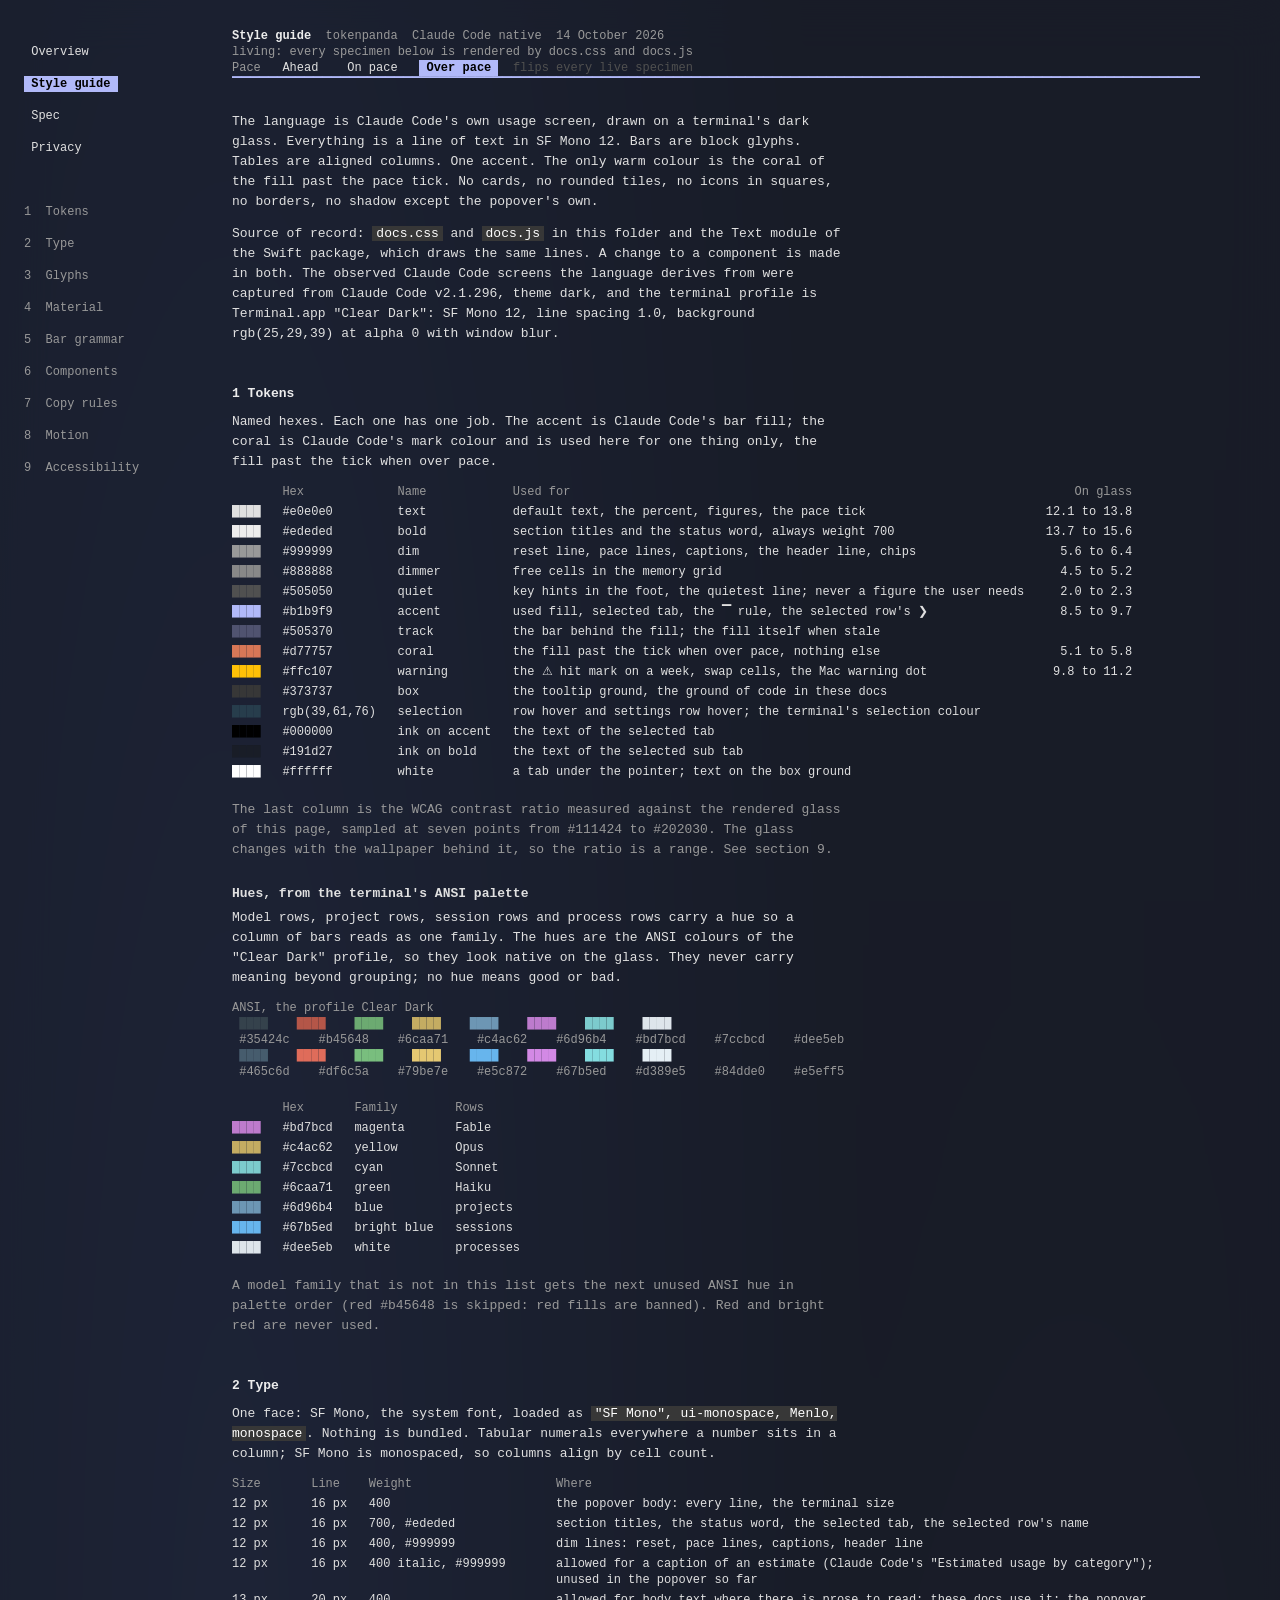
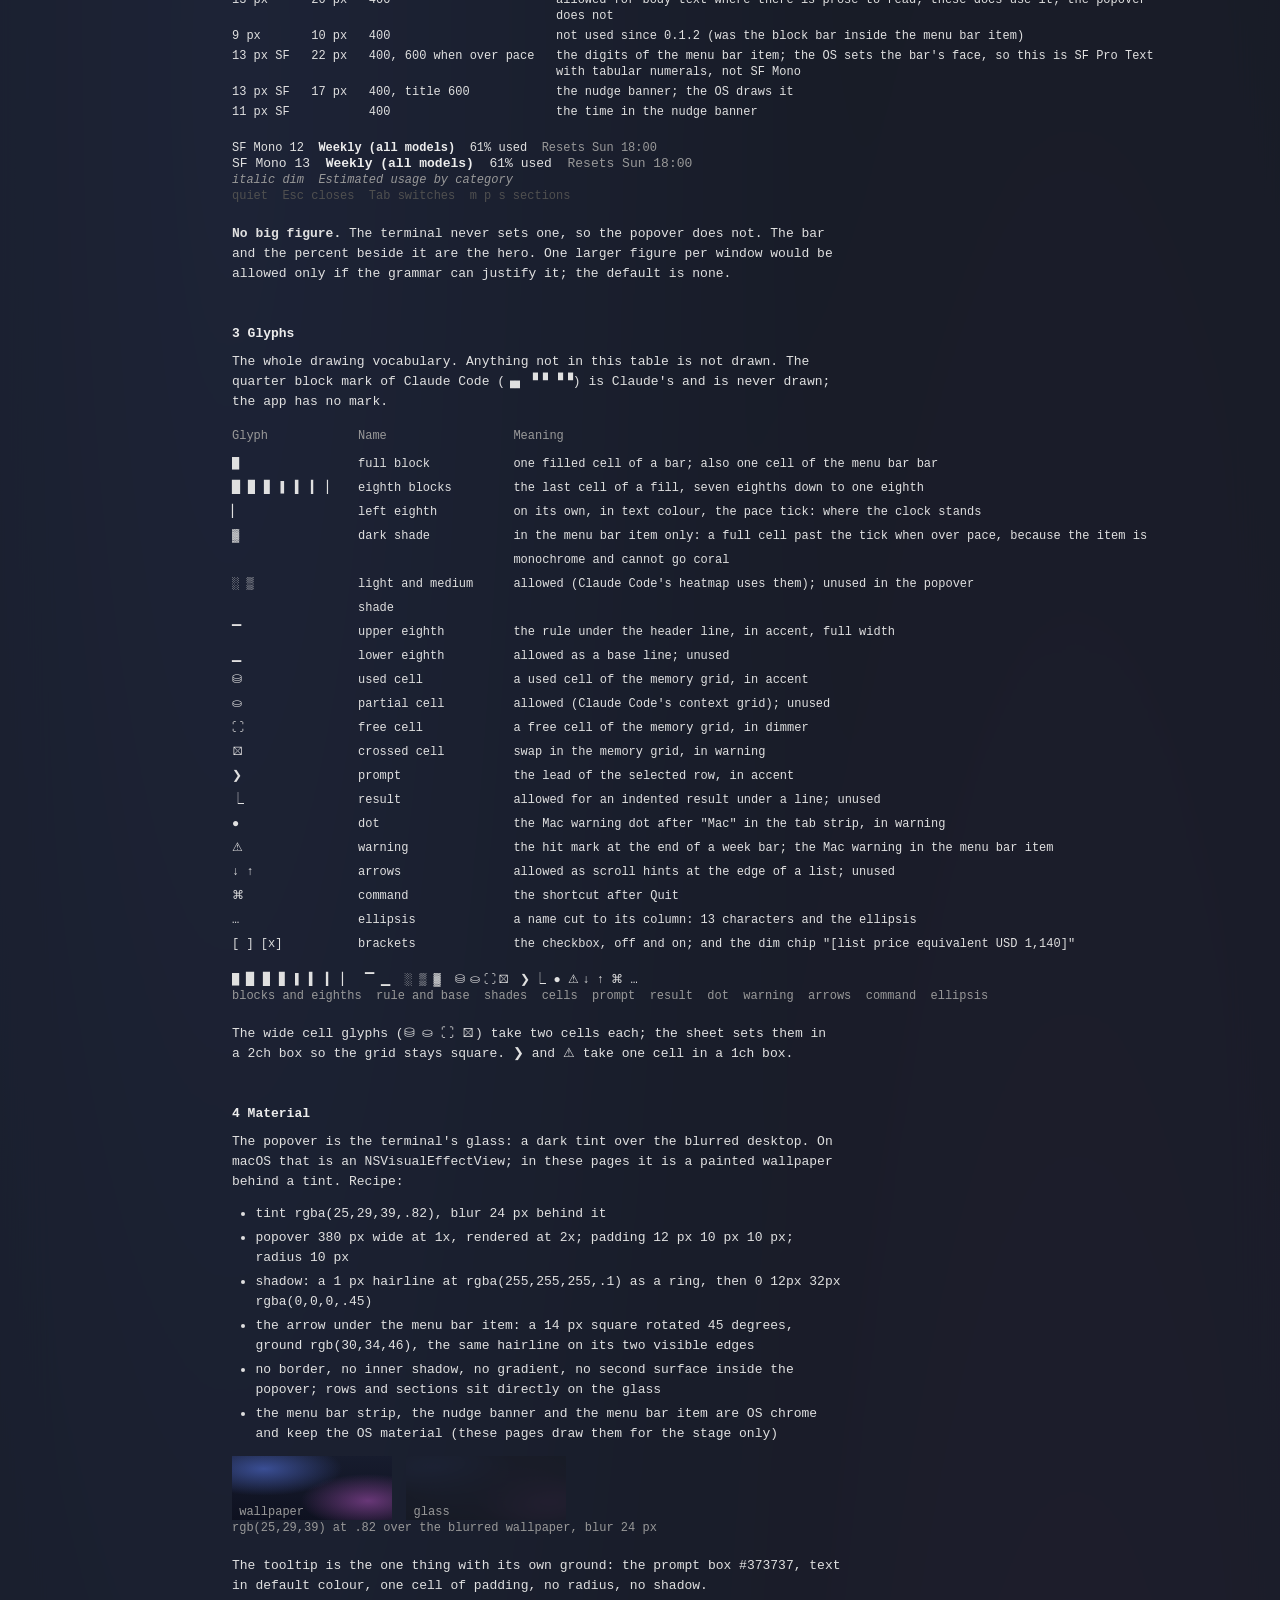
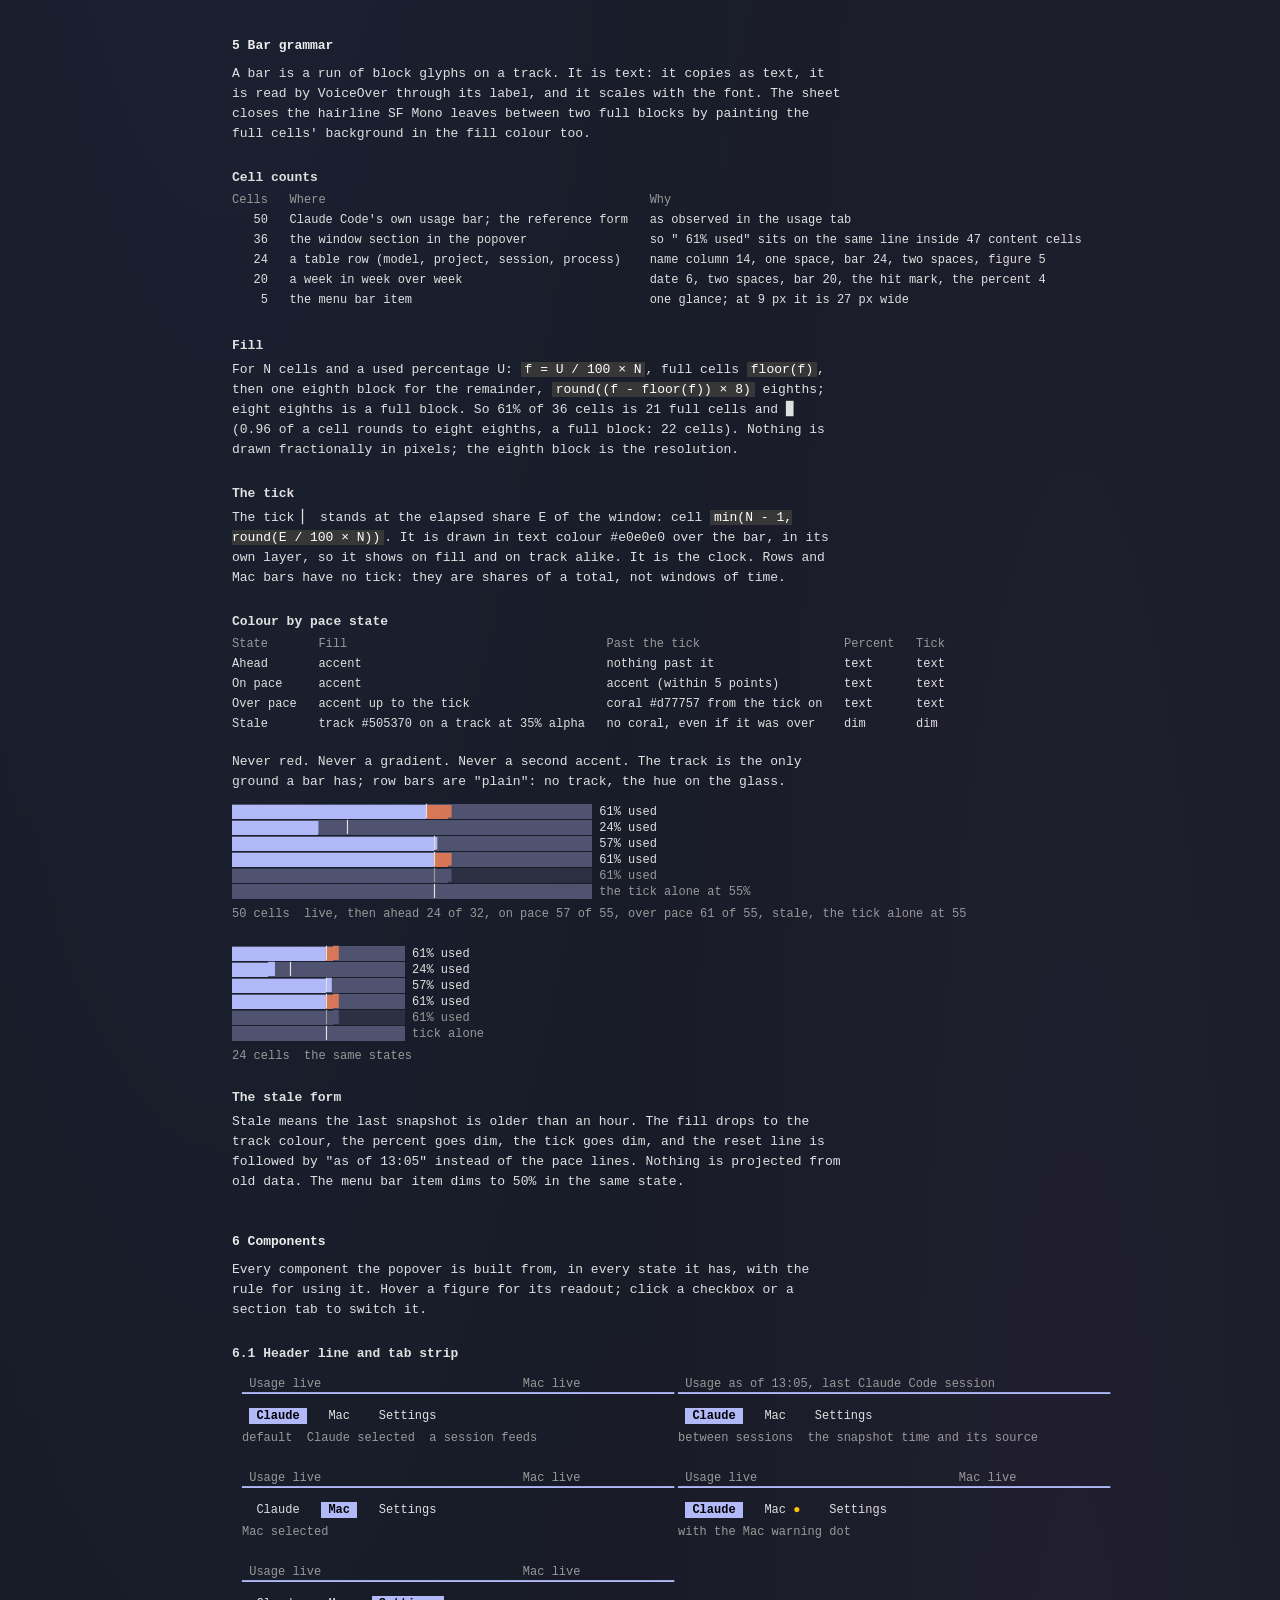
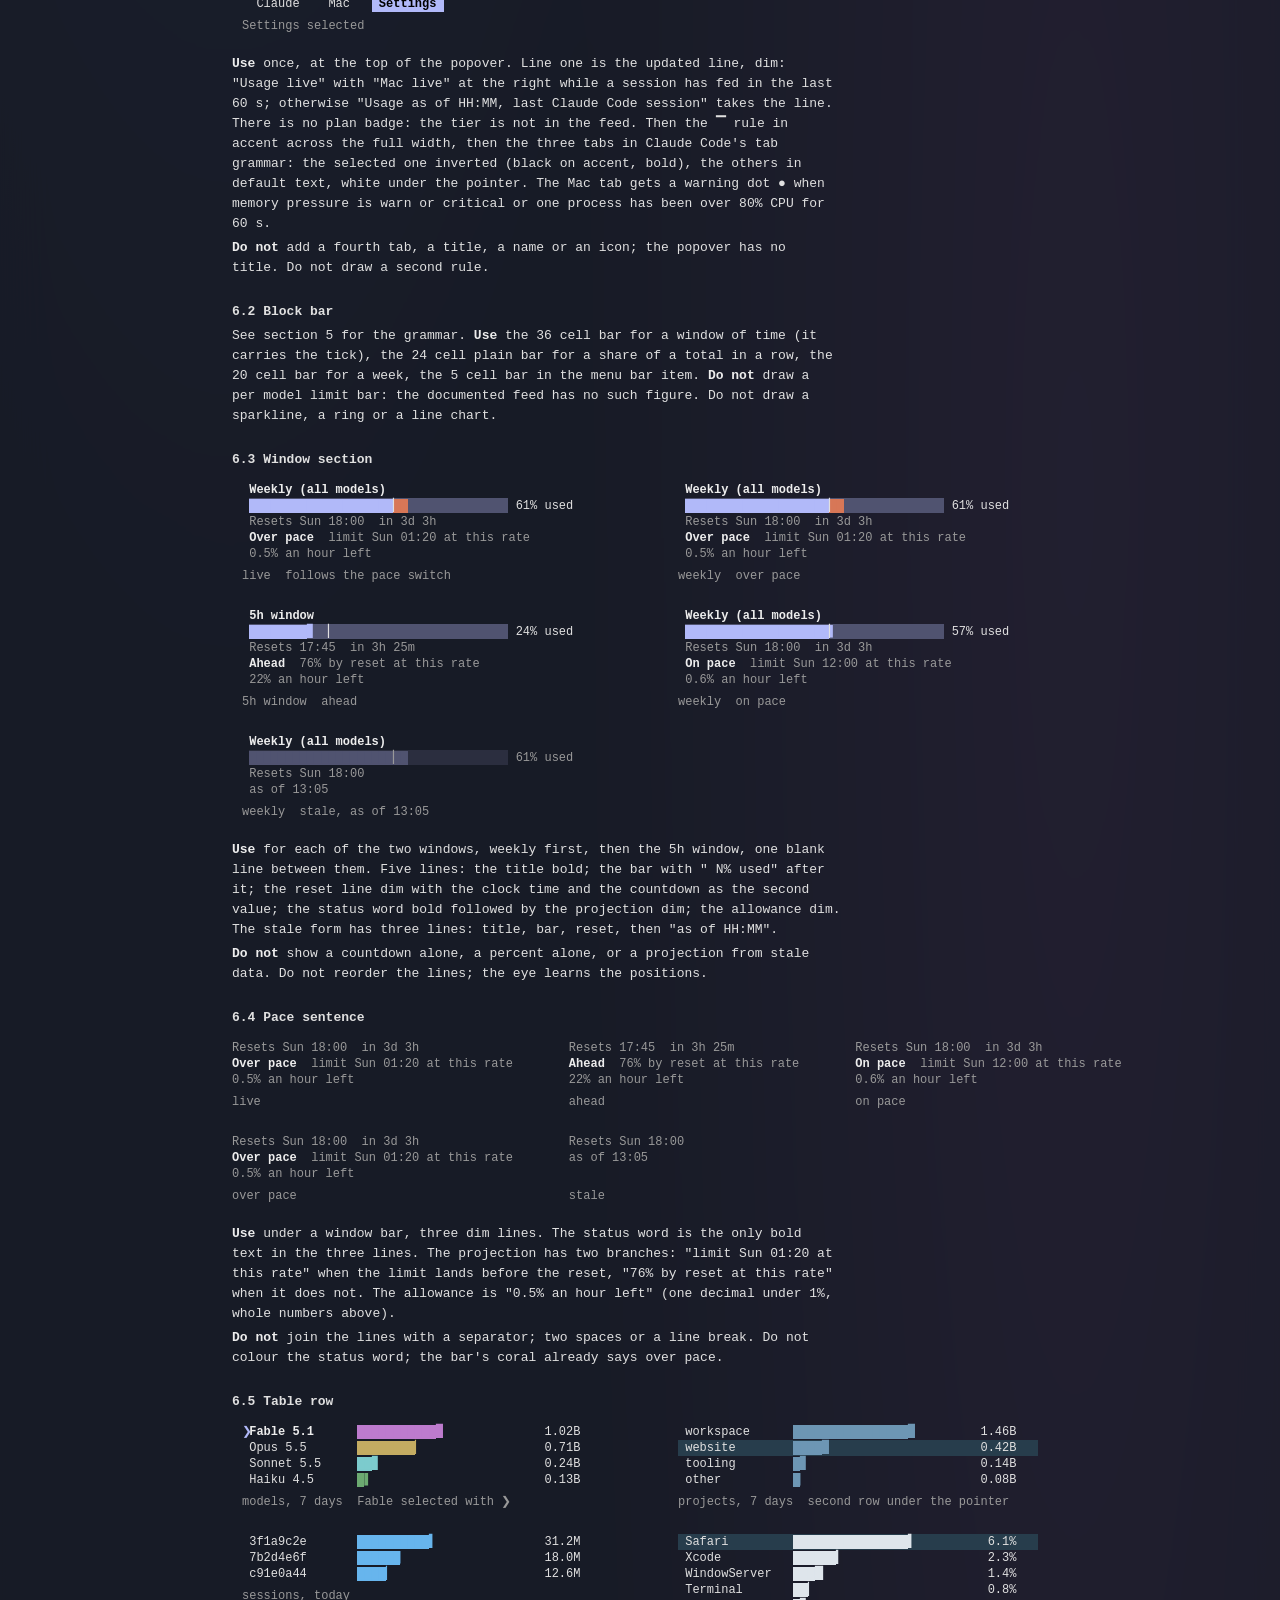
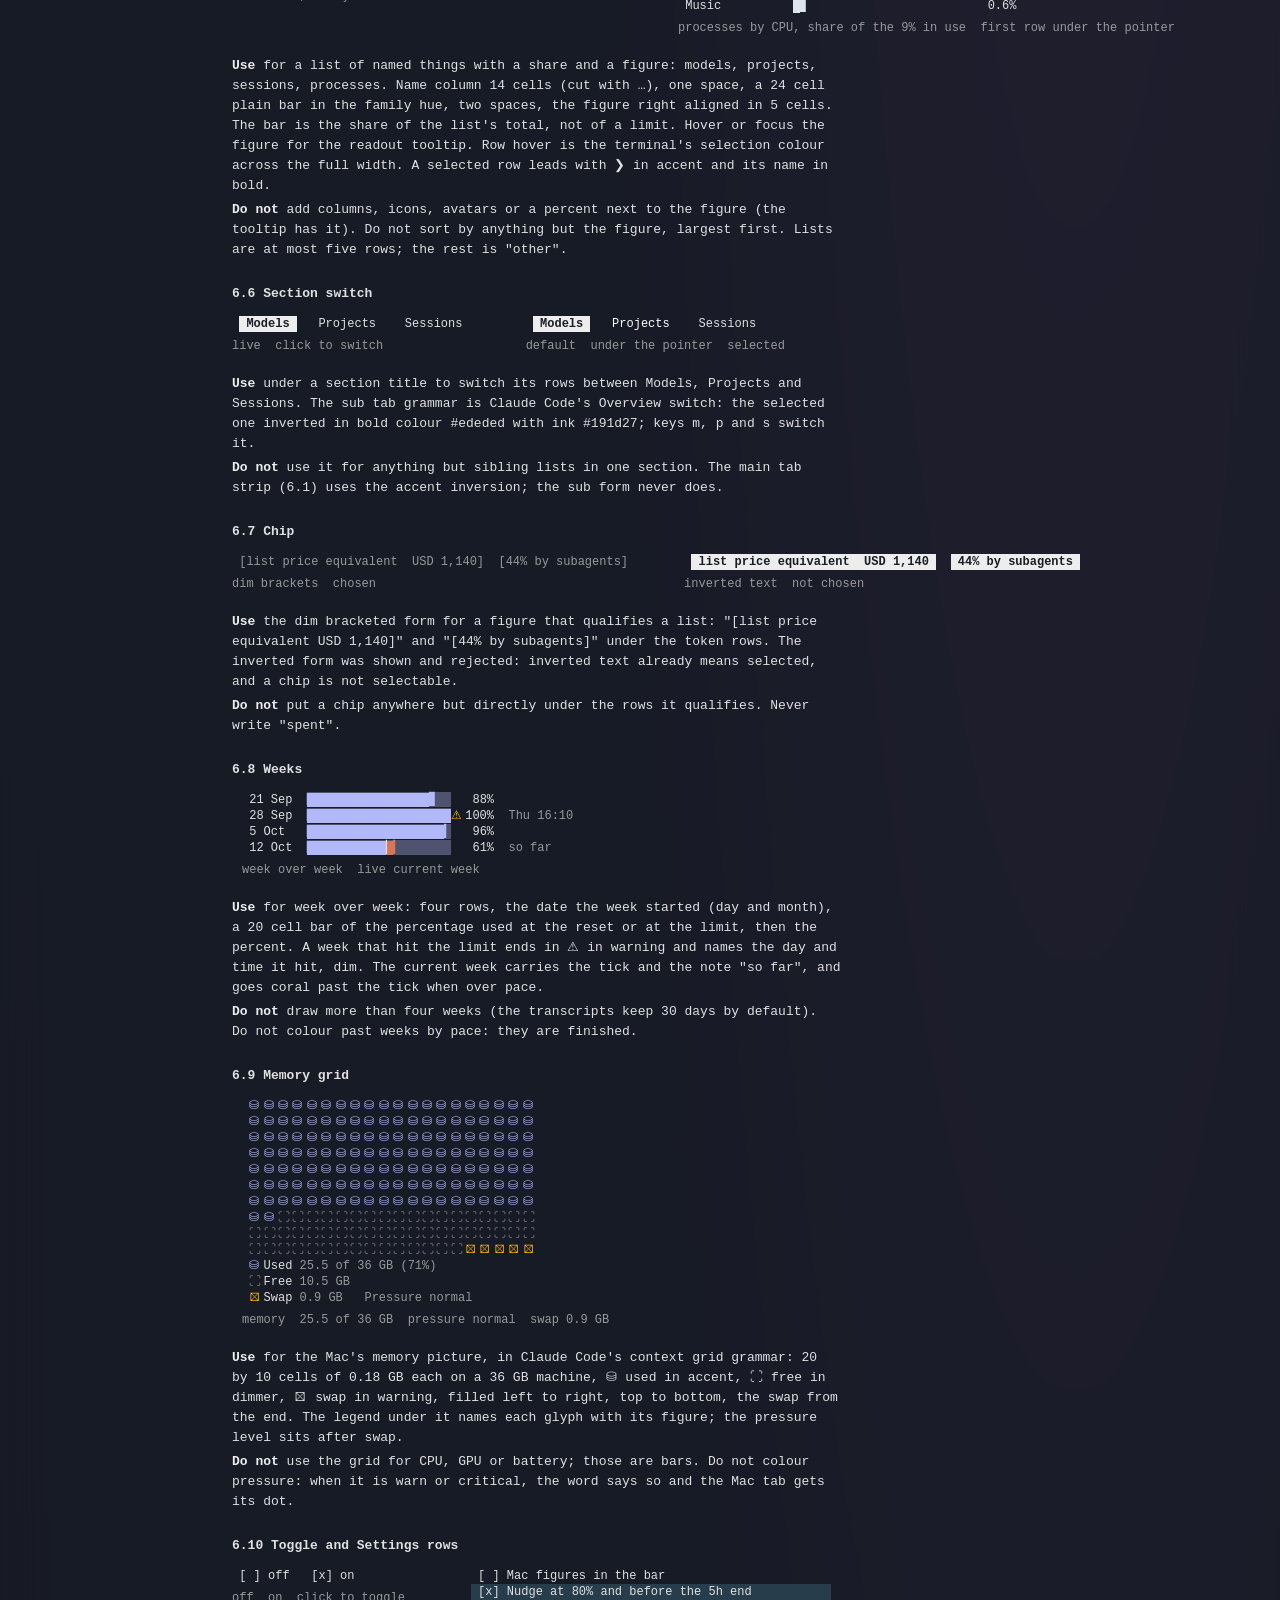
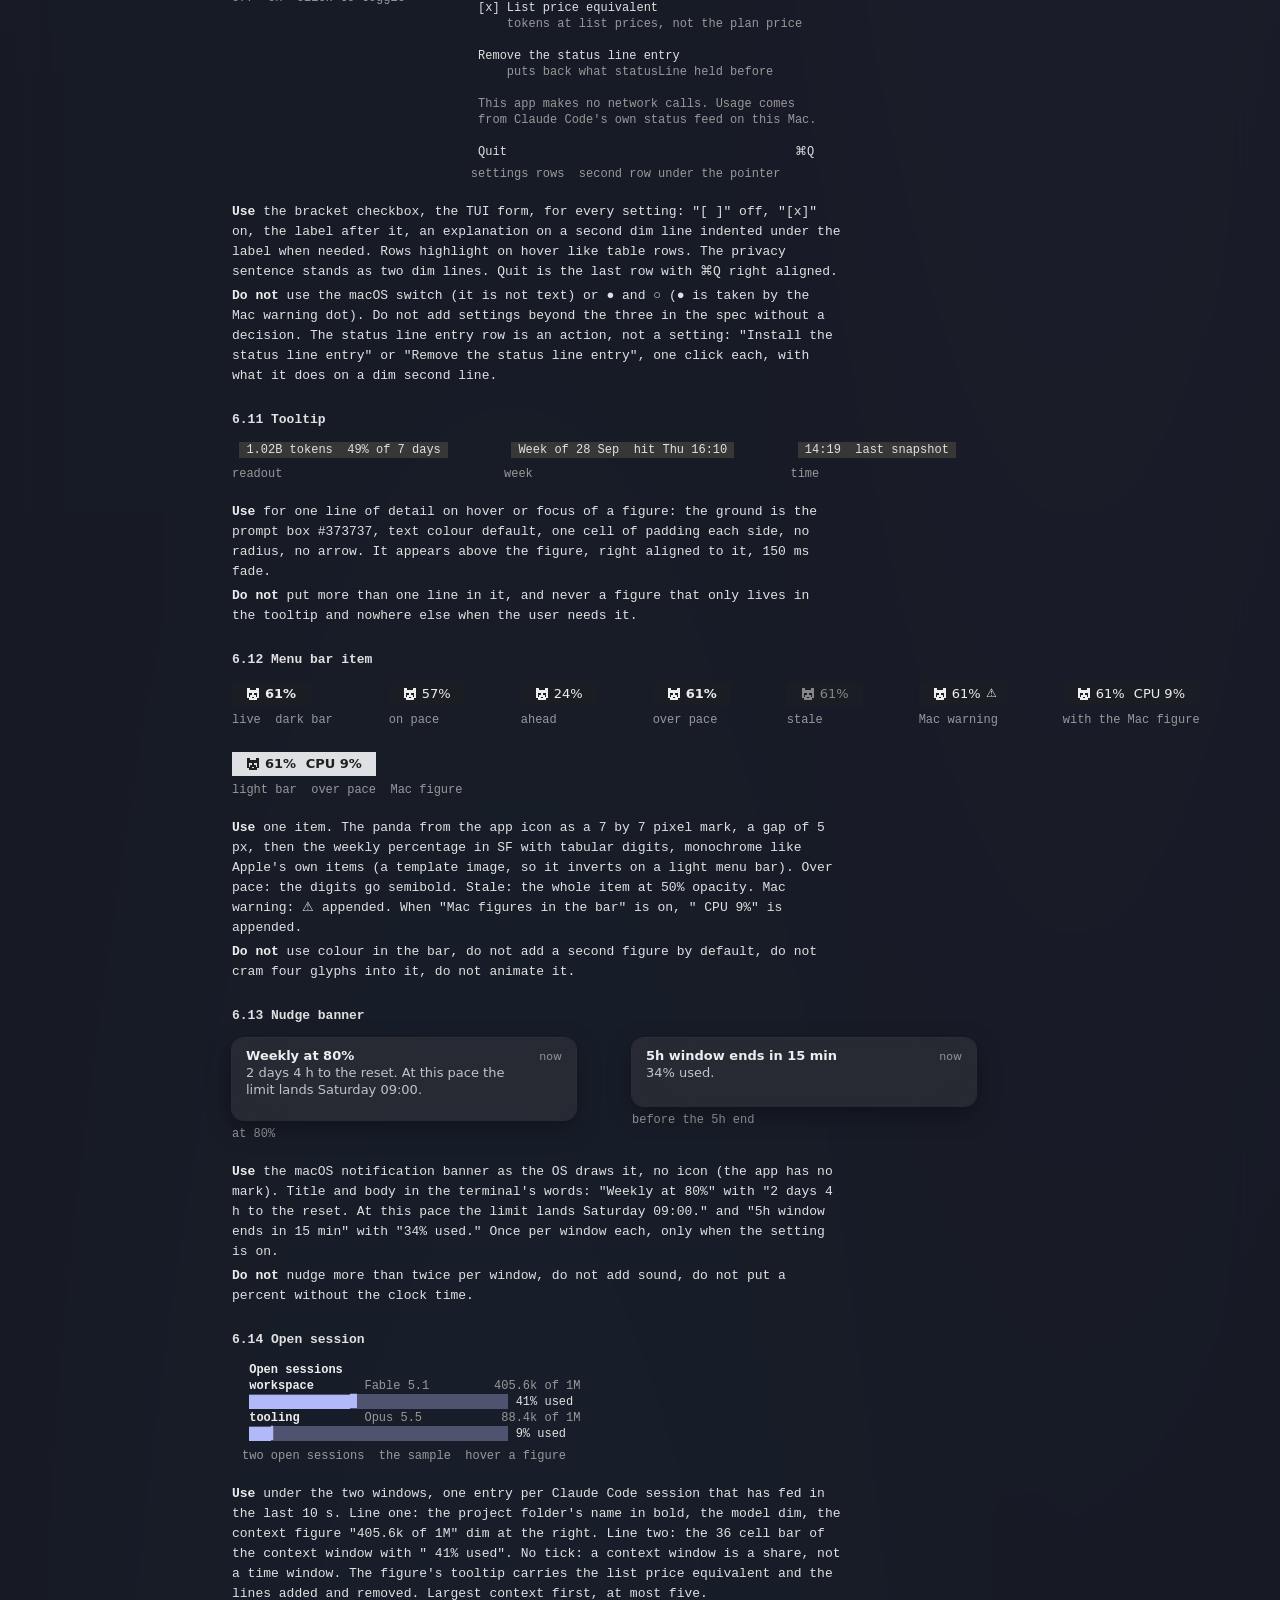
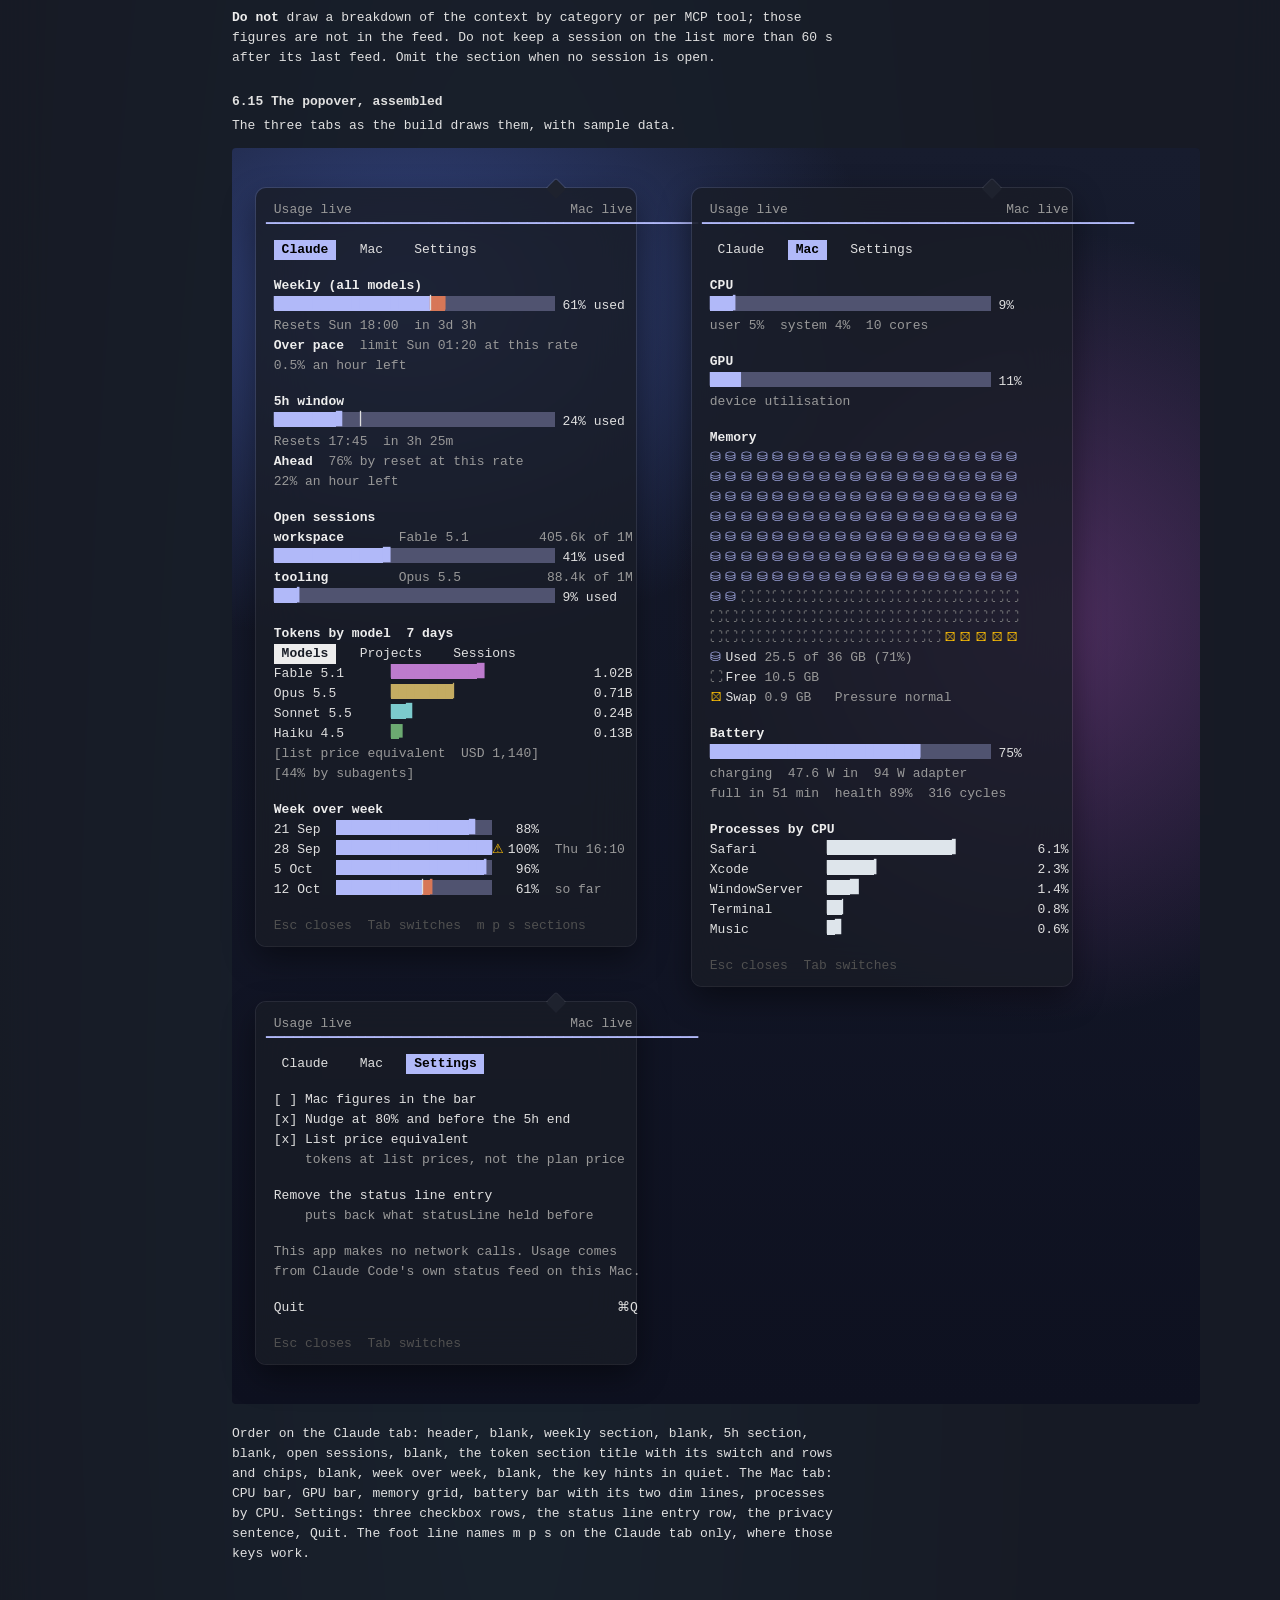
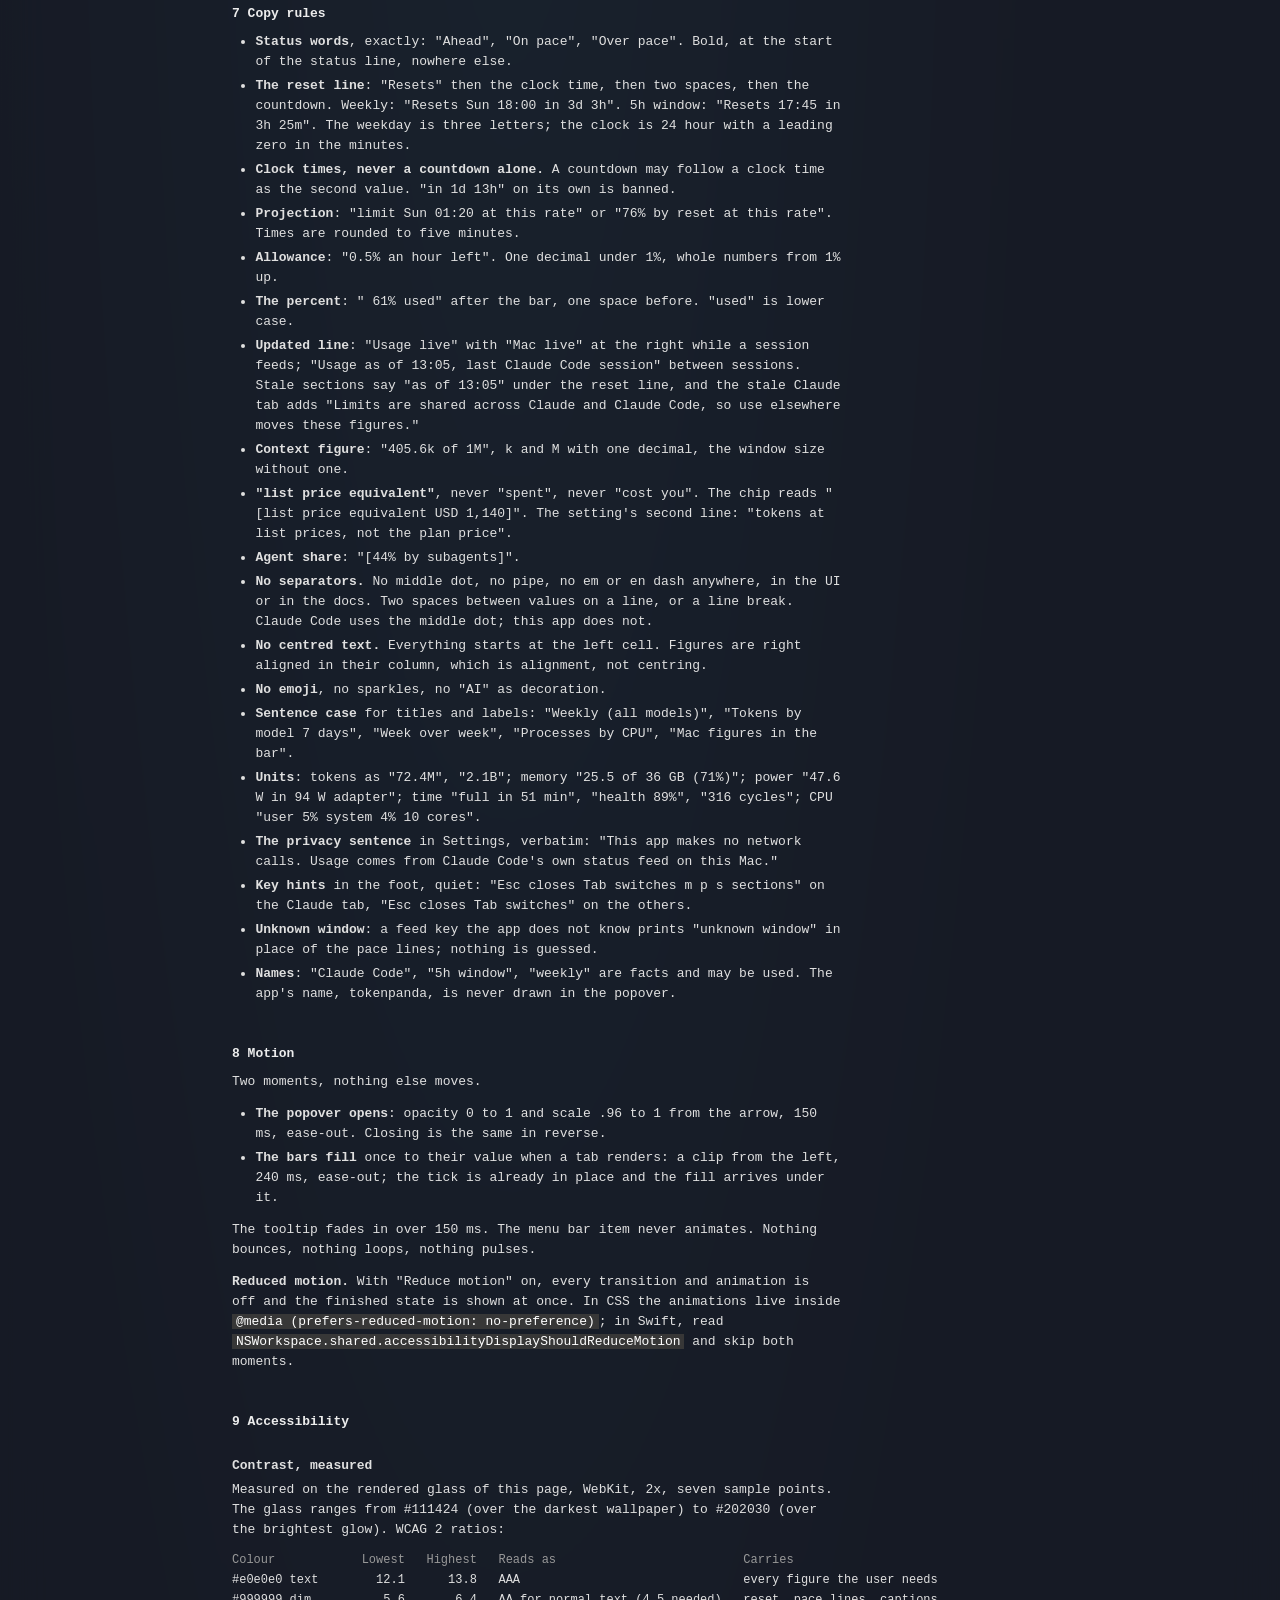
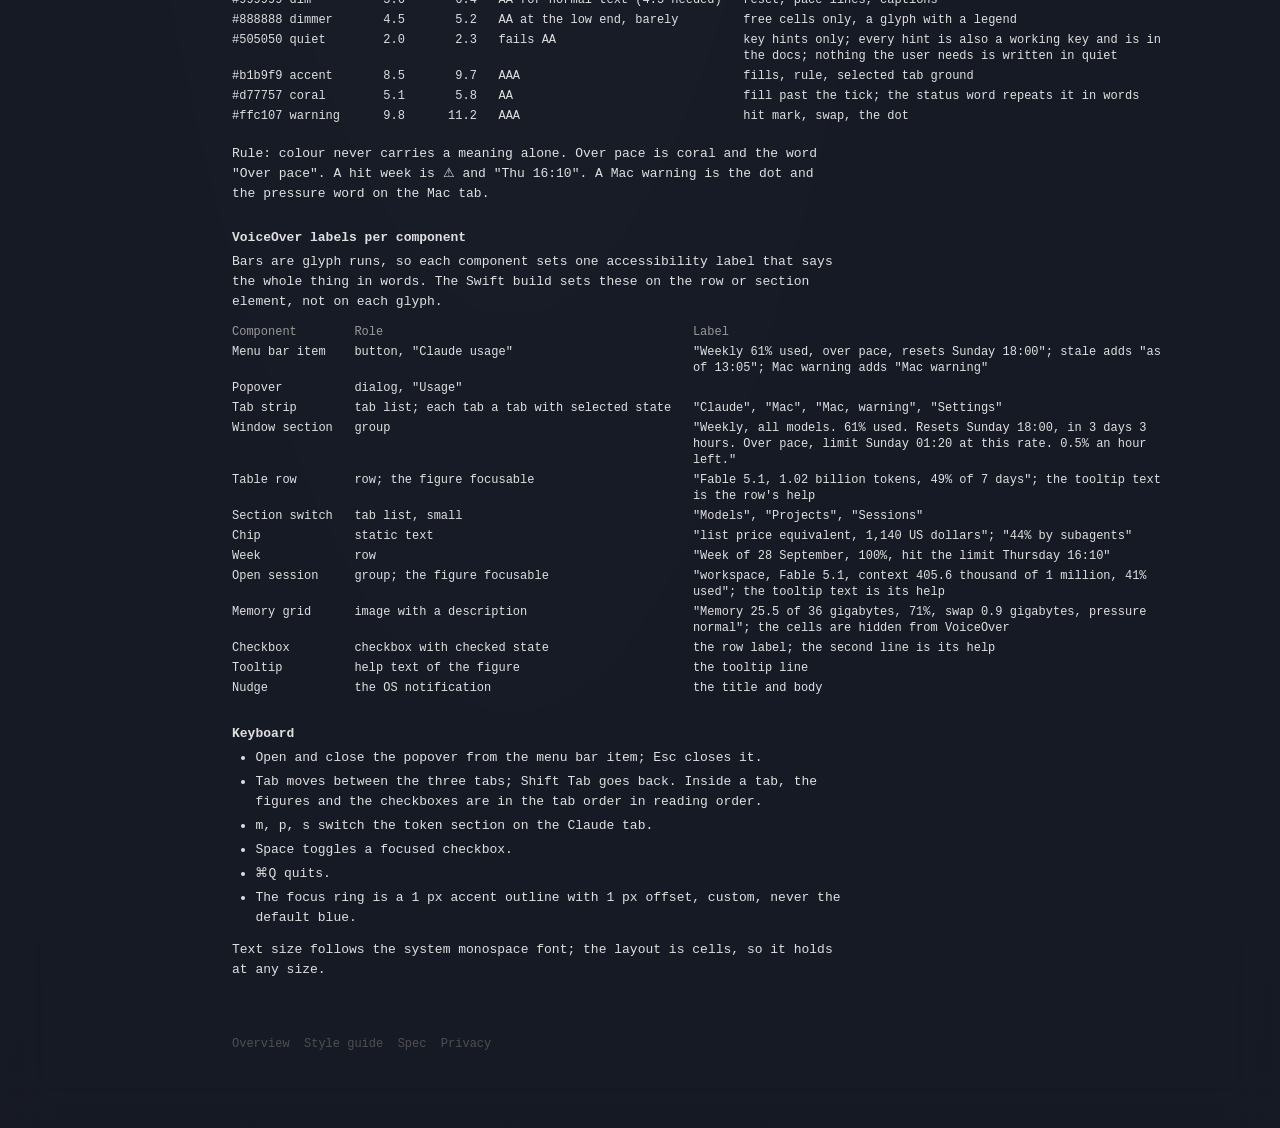
<file: docs/styleguide.html>
<!doctype html>
<html lang="en">
<head>
<meta charset="utf-8">
<meta name="viewport" content="width=device-width, initial-scale=1">
<title>tokenpanda style guide</title>
<link rel="icon" href="favicon.svg" type="image/svg+xml">
<link rel="icon" href="favicon-32.png" sizes="32x32" type="image/png">
<link rel="apple-touch-icon" href="apple-touch-icon.png">
<link rel="stylesheet" href="docs.css">
<style>@media (prefers-reduced-motion: reduce){.r6 .bar .fl{animation:none}.r6 .tip{transition:none}}</style>
</head>
<body style="margin:0;background:#0e1120">
<div class="r6 dk" data-pace="over">
<div class="frame">

<nav class="nav" aria-label="Documentation">
<div class="l"><a class="tab" href="index.html"> Overview </a></div>
<div class="l"><a class="tab" href="styleguide.html" aria-current="page"> Style guide </a></div>
<div class="l"><a class="tab" href="spec.html"> Spec </a></div>
<div class="l"><a class="tab" href="privacy.html"> Privacy </a></div>
<div class="l"></div>
<div class="toc"><div class="l d"><a href="#tokens">1  Tokens</a></div>
<div class="l d"><a href="#type">2  Type</a></div>
<div class="l d"><a href="#glyphs">3  Glyphs</a></div>
<div class="l d"><a href="#material">4  Material</a></div>
<div class="l d"><a href="#bars">5  Bar grammar</a></div>
<div class="l d"><a href="#components">6  Components</a></div>
<div class="l d"><a href="#copy">7  Copy rules</a></div>
<div class="l d"><a href="#motion">8  Motion</a></div>
<div class="l d"><a href="#a11y">9  Accessibility</a></div>
</div></nav>

<main class="main">
<div class="head"><h1>Style guide</h1><span class="d">  tokenpanda  Claude Code native  14 October 2026</span></div>
<div class="head d">living: every specimen below is rendered by docs.css and docs.js</div>
<div class="head"><span class="d">Pace  </span><button type="button" class="tab" data-pace="ahead"> Ahead </button><span>  </span><button type="button" class="tab" data-pace="on"> On pace </button><span>  </span><button type="button" class="tab" data-pace="over" aria-pressed="true"> Over pace </button><span class="q">  flips every live specimen</span></div>
<div class="rule">▔▔▔▔▔▔▔▔▔▔▔▔▔▔▔▔▔▔▔▔▔▔▔▔▔▔▔▔▔▔▔▔▔▔▔▔▔▔▔▔▔▔▔▔▔▔▔▔▔▔▔▔▔▔▔▔▔▔▔▔▔▔▔▔▔▔▔▔▔▔▔▔▔▔▔▔▔▔▔▔▔▔▔▔▔▔▔▔▔▔▔▔▔▔▔▔▔▔▔▔▔▔▔▔▔▔▔▔▔▔▔▔▔▔▔▔▔▔▔▔▔▔▔▔▔▔▔▔▔▔▔▔▔▔▔▔▔▔▔▔▔▔▔▔▔▔▔▔▔▔▔▔▔▔▔▔▔▔▔▔▔▔▔▔▔▔▔▔▔▔▔▔▔▔▔▔▔▔▔▔▔▔▔▔▔▔▔▔▔▔▔▔▔▔▔▔▔▔▔▔▔▔▔▔▔▔▔▔▔▔▔▔▔▔▔▔</div>

<p>The language is Claude Code's own usage screen, drawn on a terminal's dark glass. Everything is a line of text in SF Mono 12. Bars are block glyphs. Tables are aligned columns. One accent. The only warm colour is the coral of the fill past the pace tick. No cards, no rounded tiles, no icons in squares, no borders, no shadow except the popover's own.</p>
<p>Source of record: <code>docs.css</code> and <code>docs.js</code> in this folder and the Text module of the Swift package, which draws the same lines. A change to a component is made in both. The observed Claude Code screens the language derives from were captured from Claude Code v2.1.296, theme dark, and the terminal profile is Terminal.app "Clear Dark": SF Mono 12, line spacing 1.0, background rgb(25,29,39) at alpha 0 with window blur.</p>

<h2 id="tokens">1  Tokens</h2>
<p>Named hexes. Each one has one job. The accent is Claude Code's bar fill; the coral is Claude Code's mark colour and is used here for one thing only, the fill past the tick when over pace.</p>
<table>
<tr><th></th><th>Hex</th><th>Name</th><th>Used for</th><th class="n">On glass</th></tr>
<tr><td><span class="sw" style="color:#e0e0e0">████</span></td><td>#e0e0e0</td><td>text</td><td>default text, the percent, figures, the pace tick</td><td class="n">12.1 to 13.8</td></tr>
<tr><td><span class="sw" style="color:#ededed">████</span></td><td>#ededed</td><td>bold</td><td>section titles and the status word, always weight 700</td><td class="n">13.7 to 15.6</td></tr>
<tr><td><span class="sw" style="color:#999999">████</span></td><td>#999999</td><td>dim</td><td>reset line, pace lines, captions, the header line, chips</td><td class="n">5.6 to 6.4</td></tr>
<tr><td><span class="sw" style="color:#888888">████</span></td><td>#888888</td><td>dimmer</td><td>free cells in the memory grid</td><td class="n">4.5 to 5.2</td></tr>
<tr><td><span class="sw" style="color:#505050">████</span></td><td>#505050</td><td>quiet</td><td>key hints in the foot, the quietest line; never a figure the user needs</td><td class="n">2.0 to 2.3</td></tr>
<tr><td><span class="sw" style="color:#b1b9f9">████</span></td><td>#b1b9f9</td><td>accent</td><td>used fill, selected tab, the ▔ rule, the selected row's ❯</td><td class="n">8.5 to 9.7</td></tr>
<tr><td><span class="sw" style="color:#505370">████</span></td><td>#505370</td><td>track</td><td>the bar behind the fill; the fill itself when stale</td><td class="n"></td></tr>
<tr><td><span class="sw" style="color:#d77757">████</span></td><td>#d77757</td><td>coral</td><td>the fill past the tick when over pace, nothing else</td><td class="n">5.1 to 5.8</td></tr>
<tr><td><span class="sw" style="color:#ffc107">████</span></td><td>#ffc107</td><td>warning</td><td>the ⚠ hit mark on a week, swap cells, the Mac warning dot</td><td class="n">9.8 to 11.2</td></tr>
<tr><td><span class="sw" style="color:#373737">████</span></td><td>#373737</td><td>box</td><td>the tooltip ground, the ground of code in these docs</td><td class="n"></td></tr>
<tr><td><span class="sw" style="color:rgb(39,61,76)">████</span></td><td>rgb(39,61,76)</td><td>selection</td><td>row hover and settings row hover; the terminal's selection colour</td><td class="n"></td></tr>
<tr><td><span class="sw" style="color:#000000">████</span></td><td>#000000</td><td>ink on accent</td><td>the text of the selected tab</td><td class="n"></td></tr>
<tr><td><span class="sw" style="color:#191d27">████</span></td><td>#191d27</td><td>ink on bold</td><td>the text of the selected sub tab</td><td class="n"></td></tr>
<tr><td><span class="sw" style="color:#ffffff">████</span></td><td>#ffffff</td><td>white</td><td>a tab under the pointer; text on the box ground</td><td class="n"></td></tr>
</table>
<p class="d">The last column is the WCAG contrast ratio measured against the rendered glass of this page, sampled at seven points from #111424 to #202030. The glass changes with the wallpaper behind it, so the ratio is a range. See section 9.</p>

<h3>Hues, from the terminal's ANSI palette</h3>
<p>Model rows, project rows, session rows and process rows carry a hue so a column of bars reads as one family. The hues are the ANSI colours of the "Clear Dark" profile, so they look native on the glass. They never carry meaning beyond grouping; no hue means good or bad.</p>
<div class="spec"><div class="t" id="sp-ansi"></div></div>
<table>
<tr><th></th><th>Hex</th><th>Family</th><th>Rows</th></tr>
<tr><td><span class="sw" style="color:#bd7bcd">████</span></td><td>#bd7bcd</td><td>magenta</td><td>Fable</td></tr>
<tr><td><span class="sw" style="color:#c4ac62">████</span></td><td>#c4ac62</td><td>yellow</td><td>Opus</td></tr>
<tr><td><span class="sw" style="color:#7ccbcd">████</span></td><td>#7ccbcd</td><td>cyan</td><td>Sonnet</td></tr>
<tr><td><span class="sw" style="color:#6caa71">████</span></td><td>#6caa71</td><td>green</td><td>Haiku</td></tr>
<tr><td><span class="sw" style="color:#6d96b4">████</span></td><td>#6d96b4</td><td>blue</td><td>projects</td></tr>
<tr><td><span class="sw" style="color:#67b5ed">████</span></td><td>#67b5ed</td><td>bright blue</td><td>sessions</td></tr>
<tr><td><span class="sw" style="color:#dee5eb">████</span></td><td>#dee5eb</td><td>white</td><td>processes</td></tr>
</table>
<p class="d">A model family that is not in this list gets the next unused ANSI hue in palette order (red #b45648 is skipped: red fills are banned). Red and bright red are never used.</p>

<h2 id="type">2  Type</h2>
<p>One face: SF Mono, the system font, loaded as <code>"SF Mono", ui-monospace, Menlo, monospace</code>. Nothing is bundled. Tabular numerals everywhere a number sits in a column; SF Mono is monospaced, so columns align by cell count.</p>
<table class="nw">
<tr><th>Size</th><th>Line</th><th>Weight</th><th>Where</th></tr>
<tr><td>12 px</td><td>16 px</td><td>400</td><td>the popover body: every line, the terminal size</td></tr>
<tr><td>12 px</td><td>16 px</td><td>700, #ededed</td><td>section titles, the status word, the selected tab, the selected row's name</td></tr>
<tr><td>12 px</td><td>16 px</td><td>400, #999999</td><td>dim lines: reset, pace lines, captions, header line</td></tr>
<tr><td>12 px</td><td>16 px</td><td>400 italic, #999999</td><td>allowed for a caption of an estimate (Claude Code's "Estimated usage by category"); unused in the popover so far</td></tr>
<tr><td>13 px</td><td>20 px</td><td>400</td><td>allowed for body text where there is prose to read; these docs use it; the popover does not</td></tr>
<tr><td>9 px</td><td>10 px</td><td>400</td><td>not used since 0.1.2 (was the block bar inside the menu bar item)</td></tr>
<tr><td>13 px SF</td><td>22 px</td><td>400, 600 when over pace</td><td>the digits of the menu bar item; the OS sets the bar's face, so this is SF Pro Text with tabular numerals, not SF Mono</td></tr>
<tr><td>13 px SF</td><td>17 px</td><td>400, title 600</td><td>the nudge banner; the OS draws it</td></tr>
<tr><td>11 px SF</td><td></td><td>400</td><td>the time in the nudge banner</td></tr>
</table>
<div class="spec"><div class="t" id="sp-type"></div></div>
<p><b>No big figure.</b> The terminal never sets one, so the popover does not. The bar and the percent beside it are the hero. One larger figure per window would be allowed only if the grammar can justify it; the default is none.</p>

<h2 id="glyphs">3  Glyphs</h2>
<p>The whole drawing vocabulary. Anything not in this table is not drawn. The quarter block mark of Claude Code (▗▖ ▘▘▝▝) is Claude's and is never drawn; the app has no mark.</p>
<table class="glyphs">
<tr><th>Glyph</th><th>Name</th><th>Meaning</th></tr>
<tr><td class="gl">█</td><td>full block</td><td>one filled cell of a bar; also one cell of the menu bar bar</td></tr>
<tr><td class="gl">▉ ▊ ▋ ▌ ▍ ▎ ▏</td><td>eighth blocks</td><td>the last cell of a fill, seven eighths down to one eighth</td></tr>
<tr><td class="gl">▏</td><td>left eighth</td><td>on its own, in text colour, the pace tick: where the clock stands</td></tr>
<tr><td class="gl">▓</td><td>dark shade</td><td>in the menu bar item only: a full cell past the tick when over pace, because the item is monochrome and cannot go coral</td></tr>
<tr><td class="gl">░ ▒</td><td>light and medium shade</td><td>allowed (Claude Code's heatmap uses them); unused in the popover</td></tr>
<tr><td class="gl">▔</td><td>upper eighth</td><td>the rule under the header line, in accent, full width</td></tr>
<tr><td class="gl">▁</td><td>lower eighth</td><td>allowed as a base line; unused</td></tr>
<tr><td class="gl">⛁</td><td>used cell</td><td>a used cell of the memory grid, in accent</td></tr>
<tr><td class="gl">⛀</td><td>partial cell</td><td>allowed (Claude Code's context grid); unused</td></tr>
<tr><td class="gl">⛶</td><td>free cell</td><td>a free cell of the memory grid, in dimmer</td></tr>
<tr><td class="gl">⛝</td><td>crossed cell</td><td>swap in the memory grid, in warning</td></tr>
<tr><td class="gl">❯</td><td>prompt</td><td>the lead of the selected row, in accent</td></tr>
<tr><td class="gl">⎿</td><td>result</td><td>allowed for an indented result under a line; unused</td></tr>
<tr><td class="gl">●</td><td>dot</td><td>the Mac warning dot after "Mac" in the tab strip, in warning</td></tr>
<tr><td class="gl">⚠</td><td>warning</td><td>the hit mark at the end of a week bar; the Mac warning in the menu bar item</td></tr>
<tr><td class="gl">↓ ↑</td><td>arrows</td><td>allowed as scroll hints at the edge of a list; unused</td></tr>
<tr><td class="gl">⌘</td><td>command</td><td>the shortcut after Quit</td></tr>
<tr><td class="gl">…</td><td>ellipsis</td><td>a name cut to its column: 13 characters and the ellipsis</td></tr>
<tr><td class="gl">[ ]  [x]</td><td>brackets</td><td>the checkbox, off and on; and the dim chip "[list price equivalent  USD 1,140]"</td></tr>
</table>
<div class="spec"><div class="t" id="sp-glyphs"></div></div>
<p>The wide cell glyphs (⛁ ⛀ ⛶ ⛝) take two cells each; the sheet sets them in a 2ch box so the grid stays square. ❯ and ⚠ take one cell in a 1ch box.</p>

<h2 id="material">4  Material</h2>
<p>The popover is the terminal's glass: a dark tint over the blurred desktop. On macOS that is an NSVisualEffectView; in these pages it is a painted wallpaper behind a tint. Recipe:</p>
<ul>
<li>tint rgba(25,29,39,.82), blur 24 px behind it</li>
<li>popover 380 px wide at 1x, rendered at 2x; padding 12 px 10 px 10 px; radius 10 px</li>
<li>shadow: a 1 px hairline at rgba(255,255,255,.1) as a ring, then 0 12px 32px rgba(0,0,0,.45)</li>
<li>the arrow under the menu bar item: a 14 px square rotated 45 degrees, ground rgb(30,34,46), the same hairline on its two visible edges</li>
<li>no border, no inner shadow, no gradient, no second surface inside the popover; rows and sections sit directly on the glass</li>
<li>the menu bar strip, the nudge banner and the menu bar item are OS chrome and keep the OS material (these pages draw them for the stage only)</li>
</ul>
<div class="spec"><div class="t" id="sp-mat"></div></div>
<p>The tooltip is the one thing with its own ground: the prompt box #373737, text in default colour, one cell of padding, no radius, no shadow.</p>

<h2 id="bars">5  Bar grammar</h2>
<p>A bar is a run of block glyphs on a track. It is text: it copies as text, it is read by VoiceOver through its label, and it scales with the font. The sheet closes the hairline SF Mono leaves between two full blocks by painting the full cells' background in the fill colour too.</p>
<h3>Cell counts</h3>
<table class="nw">
<tr><th class="n">Cells</th><th>Where</th><th>Why</th></tr>
<tr><td class="n">50</td><td>Claude Code's own usage bar; the reference form</td><td>as observed in the usage tab</td></tr>
<tr><td class="n">36</td><td>the window section in the popover</td><td>so " 61% used" sits on the same line inside 47 content cells</td></tr>
<tr><td class="n">24</td><td>a table row (model, project, session, process)</td><td>name column 14, one space, bar 24, two spaces, figure 5</td></tr>
<tr><td class="n">20</td><td>a week in week over week</td><td>date 6, two spaces, bar 20, the hit mark, the percent 4</td></tr>
<tr><td class="n">5</td><td>the menu bar item</td><td>one glance; at 9 px it is 27 px wide</td></tr>
</table>
<h3>Fill</h3>
<p>For N cells and a used percentage U: <code>f = U / 100 × N</code>, full cells <code>floor(f)</code>, then one eighth block for the remainder, <code>round((f - floor(f)) × 8)</code> eighths; eight eighths is a full block. So 61% of 36 cells is 21 full cells and ▊ (0.96 of a cell rounds to eight eighths, a full block: 22 cells). Nothing is drawn fractionally in pixels; the eighth block is the resolution.</p>
<h3>The tick</h3>
<p>The tick ▏ stands at the elapsed share E of the window: cell <code>min(N - 1, round(E / 100 × N))</code>. It is drawn in text colour #e0e0e0 over the bar, in its own layer, so it shows on fill and on track alike. It is the clock. Rows and Mac bars have no tick: they are shares of a total, not windows of time.</p>
<h3>Colour by pace state</h3>
<table class="nw">
<tr><th>State</th><th>Fill</th><th>Past the tick</th><th>Percent</th><th>Tick</th></tr>
<tr><td>Ahead</td><td>accent</td><td>nothing past it</td><td>text</td><td>text</td></tr>
<tr><td>On pace</td><td>accent</td><td>accent (within 5 points)</td><td>text</td><td>text</td></tr>
<tr><td>Over pace</td><td>accent up to the tick</td><td>coral #d77757 from the tick on</td><td>text</td><td>text</td></tr>
<tr><td>Stale</td><td>track #505370 on a track at 35% alpha</td><td>no coral, even if it was over</td><td>dim</td><td>dim</td></tr>
</table>
<p>Never red. Never a gradient. Never a second accent. The track is the only ground a bar has; row bars are "plain": no track, the hue on the glass.</p>
<div class="spec"><div class="wrap">
<div class="t"><div id="sp-bar50"></div><div class="cap">50 cells  live, then ahead 24 of 32, on pace 57 of 55, over pace 61 of 55, stale, the tick alone at 55</div></div>
<div class="t"><div id="sp-bar24"></div><div class="cap">24 cells  the same states</div></div>
</div></div>
<h3>The stale form</h3>
<p>Stale means the last snapshot is older than an hour. The fill drops to the track colour, the percent goes dim, the tick goes dim, and the reset line is followed by "as of 13:05" instead of the pace lines. Nothing is projected from old data. The menu bar item dims to 50% in the same state.</p>

<h2 id="components">6  Components</h2>
<p>Every component the popover is built from, in every state it has, with the rule for using it. Hover a figure for its readout; click a checkbox or a section tab to switch it.</p>

<h3>6.1  Header line and tab strip</h3>
<div class="spec"><div class="wrap">
<div class="t pop"><div id="c-h0"></div><div class="cap">default  Claude selected  a session feeds</div></div>
<div class="t pop"><div id="c-h4"></div><div class="cap">between sessions  the snapshot time and its source</div></div>
<div class="t pop"><div id="c-h1"></div><div class="cap">Mac selected</div></div>
<div class="t pop"><div id="c-h2"></div><div class="cap">with the Mac warning dot</div></div>
<div class="t pop"><div id="c-h3"></div><div class="cap">Settings selected</div></div>
</div></div>
<p class="use"><b>Use</b> once, at the top of the popover. Line one is the updated line, dim: "Usage live" with "Mac live" at the right while a session has fed in the last 60 s; otherwise "Usage as of HH:MM, last Claude Code session" takes the line. There is no plan badge: the tier is not in the feed. Then the ▔ rule in accent across the full width, then the three tabs in Claude Code's tab grammar: the selected one inverted (black on accent, bold), the others in default text, white under the pointer. The Mac tab gets a warning dot ● when memory pressure is warn or critical or one process has been over 80% CPU for 60 s.</p>
<p class="use"><b>Do not</b> add a fourth tab, a title, a name or an icon; the popover has no title. Do not draw a second rule.</p>

<h3>6.2  Block bar</h3>
<p class="use">See section 5 for the grammar. <b>Use</b> the 36 cell bar for a window of time (it carries the tick), the 24 cell plain bar for a share of a total in a row, the 20 cell bar for a week, the 5 cell bar in the menu bar item. <b>Do not</b> draw a per model limit bar: the documented feed has no such figure. Do not draw a sparkline, a ring or a line chart.</p>

<h3>6.3  Window section</h3>
<div class="spec"><div class="wrap">
<div class="t pop"><div id="c-wlive"></div><div class="cap">live  follows the pace switch</div></div>
<div class="t pop"><div id="c-wover"></div><div class="cap">weekly  over pace</div></div>
<div class="t pop"><div id="c-wahead"></div><div class="cap">5h window  ahead</div></div>
<div class="t pop"><div id="c-won"></div><div class="cap">weekly  on pace</div></div>
<div class="t pop"><div id="c-wstale"></div><div class="cap">weekly  stale, as of 13:05</div></div>
</div></div>
<p class="use"><b>Use</b> for each of the two windows, weekly first, then the 5h window, one blank line between them. Five lines: the title bold; the bar with " N% used" after it; the reset line dim with the clock time and the countdown as the second value; the status word bold followed by the projection dim; the allowance dim. The stale form has three lines: title, bar, reset, then "as of HH:MM".</p>
<p class="use"><b>Do not</b> show a countdown alone, a percent alone, or a projection from stale data. Do not reorder the lines; the eye learns the positions.</p>

<h3>6.4  Pace sentence</h3>
<div class="spec"><div class="wrap">
<div class="t"><div id="c-plive"></div><div class="cap">live</div></div>
<div class="t"><div id="c-pahead"></div><div class="cap">ahead</div></div>
<div class="t"><div id="c-pon"></div><div class="cap">on pace</div></div>
<div class="t"><div id="c-pover"></div><div class="cap">over pace</div></div>
<div class="t"><div id="c-pstale"></div><div class="cap">stale</div></div>
</div></div>
<p class="use"><b>Use</b> under a window bar, three dim lines. The status word is the only bold text in the three lines. The projection has two branches: "limit Sun 01:20 at this rate" when the limit lands before the reset, "76% by reset at this rate" when it does not. The allowance is "0.5% an hour left" (one decimal under 1%, whole numbers above).</p>
<p class="use"><b>Do not</b> join the lines with a separator; two spaces or a line break. Do not colour the status word; the bar's coral already says over pace.</p>

<h3>6.5  Table row</h3>
<div class="spec"><div class="wrap">
<div class="t pop"><div id="c-rmodels"></div><div class="cap">models, 7 days  Fable selected with ❯</div></div>
<div class="t pop"><div id="c-rprojects"></div><div class="cap">projects, 7 days  second row under the pointer</div></div>
<div class="t pop"><div id="c-rsessions"></div><div class="cap">sessions, today</div></div>
<div class="t pop"><div id="c-rprocs"></div><div class="cap">processes by CPU, share of the 9% in use  first row under the pointer</div></div>
</div></div>
<p class="use"><b>Use</b> for a list of named things with a share and a figure: models, projects, sessions, processes. Name column 14 cells (cut with …), one space, a 24 cell plain bar in the family hue, two spaces, the figure right aligned in 5 cells. The bar is the share of the list's total, not of a limit. Hover or focus the figure for the readout tooltip. Row hover is the terminal's selection colour across the full width. A selected row leads with ❯ in accent and its name in bold.</p>
<p class="use"><b>Do not</b> add columns, icons, avatars or a percent next to the figure (the tooltip has it). Do not sort by anything but the figure, largest first. Lists are at most five rows; the rest is "other".</p>

<h3>6.6  Section switch</h3>
<div class="spec"><div class="wrap">
<div class="t"><div id="c-sub"></div><div class="cap">live  click to switch</div></div>
<div class="t"><div id="c-subhover"></div><div class="cap">default  under the pointer  selected</div></div>
</div></div>
<p class="use"><b>Use</b> under a section title to switch its rows between Models, Projects and Sessions. The sub tab grammar is Claude Code's Overview switch: the selected one inverted in bold colour #ededed with ink #191d27; keys m, p and s switch it.</p>
<p class="use"><b>Do not</b> use it for anything but sibling lists in one section. The main tab strip (6.1) uses the accent inversion; the sub form never does.</p>

<h3>6.7  Chip</h3>
<div class="spec"><div class="wrap">
<div class="t"><div id="c-chip"></div><div class="cap">dim brackets  chosen</div></div>
<div class="t"><div id="c-chipno"></div><div class="cap">inverted text  not chosen</div></div>
</div></div>
<p class="use"><b>Use</b> the dim bracketed form for a figure that qualifies a list: "[list price equivalent  USD 1,140]" and "[44% by subagents]" under the token rows. The inverted form was shown and rejected: inverted text already means selected, and a chip is not selectable.</p>
<p class="use"><b>Do not</b> put a chip anywhere but directly under the rows it qualifies. Never write "spent".</p>

<h3>6.8  Weeks</h3>
<div class="spec"><div class="wrap">
<div class="t pop"><div id="c-weeks"></div><div class="cap">week over week  live current week</div></div>
</div></div>
<p class="use"><b>Use</b> for week over week: four rows, the date the week started (day and month), a 20 cell bar of the percentage used at the reset or at the limit, then the percent. A week that hit the limit ends in ⚠ in warning and names the day and time it hit, dim. The current week carries the tick and the note "so far", and goes coral past the tick when over pace.</p>
<p class="use"><b>Do not</b> draw more than four weeks (the transcripts keep 30 days by default). Do not colour past weeks by pace: they are finished.</p>

<h3>6.9  Memory grid</h3>
<div class="spec"><div class="wrap">
<div class="t pop"><div id="c-mem"></div><div class="cap">memory  25.5 of 36 GB  pressure normal  swap 0.9 GB</div></div>
</div></div>
<p class="use"><b>Use</b> for the Mac's memory picture, in Claude Code's context grid grammar: 20 by 10 cells of 0.18 GB each on a 36 GB machine, ⛁ used in accent, ⛶ free in dimmer, ⛝ swap in warning, filled left to right, top to bottom, the swap from the end. The legend under it names each glyph with its figure; the pressure level sits after swap.</p>
<p class="use"><b>Do not</b> use the grid for CPU, GPU or battery; those are bars. Do not colour pressure: when it is warn or critical, the word says so and the Mac tab gets its dot.</p>

<h3>6.10  Toggle and Settings rows</h3>
<div class="spec"><div class="wrap">
<div class="t"><div id="c-cb"></div><div class="cap">off  on  click to toggle</div></div>
<div class="t pop"><div id="c-settings"></div><div class="cap">settings rows  second row under the pointer</div></div>
</div></div>
<p class="use"><b>Use</b> the bracket checkbox, the TUI form, for every setting: "[ ]" off, "[x]" on, the label after it, an explanation on a second dim line indented under the label when needed. Rows highlight on hover like table rows. The privacy sentence stands as two dim lines. Quit is the last row with ⌘Q right aligned.</p>
<p class="use"><b>Do not</b> use the macOS switch (it is not text) or ● and ○ (● is taken by the Mac warning dot). Do not add settings beyond the three in the spec without a decision. The status line entry row is an action, not a setting: "Install the status line entry" or "Remove the status line entry", one click each, with what it does on a dim second line.</p>

<h3>6.11  Tooltip</h3>
<div class="spec"><div class="wrap">
<div class="t"><div id="c-tip1"></div><div class="cap">readout</div></div>
<div class="t"><div id="c-tip2"></div><div class="cap">week</div></div>
<div class="t"><div id="c-tip3"></div><div class="cap">time</div></div>
</div></div>
<p class="use"><b>Use</b> for one line of detail on hover or focus of a figure: the ground is the prompt box #373737, text colour default, one cell of padding each side, no radius, no arrow. It appears above the figure, right aligned to it, 150 ms fade.</p>
<p class="use"><b>Do not</b> put more than one line in it, and never a figure that only lives in the tooltip and nowhere else when the user needs it.</p>

<h3>6.12  Menu bar item</h3>
<div class="spec"><div class="wrap">
<div class="t"><div id="c-ilive"></div><div class="cap">live  dark bar</div></div>
<div class="t"><div id="c-ion"></div><div class="cap">on pace</div></div>
<div class="t"><div id="c-iahead"></div><div class="cap">ahead</div></div>
<div class="t"><div id="c-iover"></div><div class="cap">over pace</div></div>
<div class="t"><div id="c-istale"></div><div class="cap">stale</div></div>
<div class="t"><div id="c-iwarn"></div><div class="cap">Mac warning</div></div>
<div class="t"><div id="c-imac"></div><div class="cap">with the Mac figure</div></div>
<div class="t"><div id="c-ilight"></div><div class="cap">light bar  over pace  Mac figure</div></div>
</div></div>
<p class="use"><b>Use</b> one item. The panda from the app icon as a 7 by 7 pixel mark, a gap of 5 px, then the weekly percentage in SF with tabular digits, monochrome like Apple's own items (a template image, so it inverts on a light menu bar). Over pace: the digits go semibold. Stale: the whole item at 50% opacity. Mac warning: ⚠ appended. When "Mac figures in the bar" is on, " CPU 9%" is appended.</p>
<p class="use"><b>Do not</b> use colour in the bar, do not add a second figure by default, do not cram four glyphs into it, do not animate it.</p>

<h3>6.13  Nudge banner</h3>
<div class="spec"><div class="wrap">
<div class="t"><div id="c-nb1"></div><div class="cap">at 80%</div></div>
<div class="t"><div id="c-nb2"></div><div class="cap">before the 5h end</div></div>
</div></div>
<p class="use"><b>Use</b> the macOS notification banner as the OS draws it, no icon (the app has no mark). Title and body in the terminal's words: "Weekly at 80%" with "2 days 4 h to the reset. At this pace the limit lands Saturday 09:00." and "5h window ends in 15 min" with "34% used." Once per window each, only when the setting is on.</p>
<p class="use"><b>Do not</b> nudge more than twice per window, do not add sound, do not put a percent without the clock time.</p>

<h3>6.14  Open session</h3>
<div class="spec"><div class="wrap">
<div class="t pop"><div id="c-open"></div><div class="cap">two open sessions  the sample  hover a figure</div></div>
</div></div>
<p class="use"><b>Use</b> under the two windows, one entry per Claude Code session that has fed in the last 10 s. Line one: the project folder's name in bold, the model dim, the context figure "405.6k of 1M" dim at the right. Line two: the 36 cell bar of the context window with " 41% used". No tick: a context window is a share, not a time window. The figure's tooltip carries the list price equivalent and the lines added and removed. Largest context first, at most five.</p>
<p class="use"><b>Do not</b> draw a breakdown of the context by category or per MCP tool; those figures are not in the feed. Do not keep a session on the list more than 60 s after its last feed. Omit the section when no session is open.</p>

<h3>6.15  The popover, assembled</h3>
<p>The three tabs as the build draws them, with sample data.</p>
<div class="stage" style="max-width:none"><div class="cols">
<div id="c-pop0"></div><div id="c-pop1"></div><div id="c-pop2"></div>
</div></div>
<p class="use">Order on the Claude tab: header, blank, weekly section, blank, 5h section, blank, open sessions, blank, the token section title with its switch and rows and chips, blank, week over week, blank, the key hints in quiet. The Mac tab: CPU bar, GPU bar, memory grid, battery bar with its two dim lines, processes by CPU. Settings: three checkbox rows, the status line entry row, the privacy sentence, Quit. The foot line names m p s on the Claude tab only, where those keys work.</p>

<h2 id="copy">7  Copy rules</h2>
<ul>
<li><b>Status words</b>, exactly: "Ahead", "On pace", "Over pace". Bold, at the start of the status line, nowhere else.</li>
<li><b>The reset line</b>: "Resets" then the clock time, then two spaces, then the countdown. Weekly: "Resets Sun 18:00  in 3d 3h". 5h window: "Resets 17:45  in 3h 25m". The weekday is three letters; the clock is 24 hour with a leading zero in the minutes.</li>
<li><b>Clock times, never a countdown alone.</b> A countdown may follow a clock time as the second value. "in 1d 13h" on its own is banned.</li>
<li><b>Projection</b>: "limit Sun 01:20 at this rate" or "76% by reset at this rate". Times are rounded to five minutes.</li>
<li><b>Allowance</b>: "0.5% an hour left". One decimal under 1%, whole numbers from 1% up.</li>
<li><b>The percent</b>: " 61% used" after the bar, one space before. "used" is lower case.</li>
<li><b>Updated line</b>: "Usage live" with "Mac live" at the right while a session feeds; "Usage as of 13:05, last Claude Code session" between sessions. Stale sections say "as of 13:05" under the reset line, and the stale Claude tab adds "Limits are shared across Claude and Claude Code, so use elsewhere moves these figures."</li>
<li><b>Context figure</b>: "405.6k of 1M", k and M with one decimal, the window size without one.</li>
<li><b>"list price equivalent"</b>, never "spent", never "cost you". The chip reads "[list price equivalent  USD 1,140]". The setting's second line: "tokens at list prices, not the plan price".</li>
<li><b>Agent share</b>: "[44% by subagents]".</li>
<li><b>No separators.</b> No middle dot, no pipe, no em or en dash anywhere, in the UI or in the docs. Two spaces between values on a line, or a line break. Claude Code uses the middle dot; this app does not.</li>
<li><b>No centred text.</b> Everything starts at the left cell. Figures are right aligned in their column, which is alignment, not centring.</li>
<li><b>No emoji</b>, no sparkles, no "AI" as decoration.</li>
<li><b>Sentence case</b> for titles and labels: "Weekly (all models)", "Tokens by model  7 days", "Week over week", "Processes by CPU", "Mac figures in the bar".</li>
<li><b>Units</b>: tokens as "72.4M", "2.1B"; memory "25.5 of 36 GB (71%)"; power "47.6 W in  94 W adapter"; time "full in 51 min", "health 89%", "316 cycles"; CPU "user 5%  system 4%  10 cores".</li>
<li><b>The privacy sentence</b> in Settings, verbatim: "This app makes no network calls. Usage comes from Claude Code's own status feed on this Mac."</li>
<li><b>Key hints</b> in the foot, quiet: "Esc closes  Tab switches  m p s sections" on the Claude tab, "Esc closes  Tab switches" on the others.</li>
<li><b>Unknown window</b>: a feed key the app does not know prints "unknown window" in place of the pace lines; nothing is guessed.</li>
<li><b>Names</b>: "Claude Code", "5h window", "weekly" are facts and may be used. The app's name, tokenpanda, is never drawn in the popover.</li>
</ul>

<h2 id="motion">8  Motion</h2>
<p>Two moments, nothing else moves.</p>
<ul>
<li><b>The popover opens</b>: opacity 0 to 1 and scale .96 to 1 from the arrow, 150 ms, ease-out. Closing is the same in reverse.</li>
<li><b>The bars fill</b> once to their value when a tab renders: a clip from the left, 240 ms, ease-out; the tick is already in place and the fill arrives under it.</li>
</ul>
<p>The tooltip fades in over 150 ms. The menu bar item never animates. Nothing bounces, nothing loops, nothing pulses.</p>
<p><b>Reduced motion.</b> With "Reduce motion" on, every transition and animation is off and the finished state is shown at once. In CSS the animations live inside <code>@media (prefers-reduced-motion: no-preference)</code>; in Swift, read <code>NSWorkspace.shared.accessibilityDisplayShouldReduceMotion</code> and skip both moments.</p>

<h2 id="a11y">9  Accessibility</h2>
<h3>Contrast, measured</h3>
<p>Measured on the rendered glass of this page, WebKit, 2x, seven sample points. The glass ranges from #111424 (over the darkest wallpaper) to #202030 (over the brightest glow). WCAG 2 ratios:</p>
<table class="nw">
<tr><th>Colour</th><th class="n">Lowest</th><th class="n">Highest</th><th>Reads as</th><th>Carries</th></tr>
<tr><td>#e0e0e0 text</td><td class="n">12.1</td><td class="n">13.8</td><td>AAA</td><td>every figure the user needs</td></tr>
<tr><td>#999999 dim</td><td class="n">5.6</td><td class="n">6.4</td><td>AA for normal text (4.5 needed)</td><td>reset, pace lines, captions</td></tr>
<tr><td>#888888 dimmer</td><td class="n">4.5</td><td class="n">5.2</td><td>AA at the low end, barely</td><td>free cells only, a glyph with a legend</td></tr>
<tr><td>#505050 quiet</td><td class="n">2.0</td><td class="n">2.3</td><td>fails AA</td><td>key hints only; every hint is also a working key and is in the docs; nothing the user needs is written in quiet</td></tr>
<tr><td>#b1b9f9 accent</td><td class="n">8.5</td><td class="n">9.7</td><td>AAA</td><td>fills, rule, selected tab ground</td></tr>
<tr><td>#d77757 coral</td><td class="n">5.1</td><td class="n">5.8</td><td>AA</td><td>fill past the tick; the status word repeats it in words</td></tr>
<tr><td>#ffc107 warning</td><td class="n">9.8</td><td class="n">11.2</td><td>AAA</td><td>hit mark, swap, the dot</td></tr>
</table>
<p>Rule: colour never carries a meaning alone. Over pace is coral and the word "Over pace". A hit week is ⚠ and "Thu 16:10". A Mac warning is the dot and the pressure word on the Mac tab.</p>

<h3>VoiceOver labels per component</h3>
<p>Bars are glyph runs, so each component sets one accessibility label that says the whole thing in words. The Swift build sets these on the row or section element, not on each glyph.</p>
<table class="nw">
<tr><th>Component</th><th>Role</th><th>Label</th></tr>
<tr><td>Menu bar item</td><td>button, "Claude usage"</td><td>"Weekly 61% used, over pace, resets Sunday 18:00"; stale adds "as of 13:05"; Mac warning adds "Mac warning"</td></tr>
<tr><td>Popover</td><td>dialog, "Usage"</td><td></td></tr>
<tr><td>Tab strip</td><td>tab list; each tab a tab with selected state</td><td>"Claude", "Mac", "Mac, warning", "Settings"</td></tr>
<tr><td>Window section</td><td>group</td><td>"Weekly, all models. 61% used. Resets Sunday 18:00, in 3 days 3 hours. Over pace, limit Sunday 01:20 at this rate. 0.5% an hour left."</td></tr>
<tr><td>Table row</td><td>row; the figure focusable</td><td>"Fable 5.1, 1.02 billion tokens, 49% of 7 days"; the tooltip text is the row's help</td></tr>
<tr><td>Section switch</td><td>tab list, small</td><td>"Models", "Projects", "Sessions"</td></tr>
<tr><td>Chip</td><td>static text</td><td>"list price equivalent, 1,140 US dollars"; "44% by subagents"</td></tr>
<tr><td>Week</td><td>row</td><td>"Week of 28 September, 100%, hit the limit Thursday 16:10"</td></tr>
<tr><td>Open session</td><td>group; the figure focusable</td><td>"workspace, Fable 5.1, context 405.6 thousand of 1 million, 41% used"; the tooltip text is its help</td></tr>
<tr><td>Memory grid</td><td>image with a description</td><td>"Memory 25.5 of 36 gigabytes, 71%, swap 0.9 gigabytes, pressure normal"; the cells are hidden from VoiceOver</td></tr>
<tr><td>Checkbox</td><td>checkbox with checked state</td><td>the row label; the second line is its help</td></tr>
<tr><td>Tooltip</td><td>help text of the figure</td><td>the tooltip line</td></tr>
<tr><td>Nudge</td><td>the OS notification</td><td>the title and body</td></tr>
</table>

<h3>Keyboard</h3>
<ul>
<li>Open and close the popover from the menu bar item; Esc closes it.</li>
<li>Tab moves between the three tabs; Shift Tab goes back. Inside a tab, the figures and the checkboxes are in the tab order in reading order.</li>
<li>m, p, s switch the token section on the Claude tab.</li>
<li>Space toggles a focused checkbox.</li>
<li>⌘Q quits.</li>
<li>The focus ring is a 1 px accent outline with 1 px offset, custom, never the default blue.</li>
</ul>
<p>Text size follows the system monospace font; the layout is cells, so it holds at any size.</p>

<div class="foot">Overview  Style guide  Spec  Privacy</div>
</main>
</div>
</div>
<script src="docs.js"></script>
<script>
(() => {
const root = document.querySelector('.r6');
R6.probe(root);
const {L, BL, sp, col, rcol, bar, pct, pace, windowSection, paceLines, header, rows, MODELS, PROJECTS, SESSIONS, PROCS, subTabs, week, memGrid, cbRow, item, strip, popover, STATES} = R6;
const $ = id => document.getElementById(id);
const mOver = pace('weekly', 61), mOn = pace('weekly', 57), mAhead = pace('five', 24);

/* tokens and type */
const ansi = (list) => L(' ' + list.map(h => '<span style="color:' + h + '">████</span>').join('    ')) + L(' ' + list.map(h => sp(h, 'd')).join('    '));
$('sp-ansi').innerHTML = L(sp('ANSI, the profile Clear Dark', 'd'))
  + ansi(['#35424c', '#b45648', '#6caa71', '#c4ac62', '#6d96b4', '#bd7bcd', '#7ccbcd', '#dee5eb'])
  + ansi(['#465c6d', '#df6c5a', '#79be7e', '#e5c872', '#67b5ed', '#d389e5', '#84dde0', '#e5eff5']);
$('sp-type').innerHTML = L('SF Mono 12  ' + sp('Weekly (all models)', 'b') + '  61% used  ' + sp('Resets Sun 18:00', 'd'))
  + L('<span style="font-size:13px">SF Mono 13  ' + sp('Weekly (all models)', 'b') + '  61% used  ' + sp('Resets Sun 18:00', 'd') + '</span>')
  + L('<span class="i d">italic dim</span>  ' + sp('Estimated usage by category', 'i d'))
  + L(sp('quiet', 'q') + '  ' + sp('Esc closes  Tab switches  m p s sections', 'q'));
$('sp-glyphs').innerHTML = L('█ ▉ ▊ ▋ ▌ ▍ ▎ ▏  ▔ ▁  ░ ▒ ▓  <span class="gc">⛁</span><span class="gc">⛀</span><span class="gc">⛶</span><span class="gc">⛝</span> <span class="g">❯</span> ⎿ ● <span class="g">⚠</span> ↓ ↑ ⌘ …')
  + L(sp('blocks and eighths  rule and base  shades  cells  prompt  result  dot  warning  arrows  command  ellipsis', 'd'));
$('sp-mat').innerHTML = L('<span class="mat"><span>wallpaper</span></span>  <span class="mat glass"><span>glass</span></span>')
  + L(sp('rgb(25,29,39) at .82 over the blurred wallpaper, blur 24 px', 'd'));

/* bars */
$('sp-bar50').innerHTML = L('<span id="lv-bar50"></span>') + L(bar(50, 24, 32) + pct(mAhead)) + L(bar(50, 57, 55) + pct(mOn)) + L(bar(50, 61, 55, {over:true}) + pct(mOver)) + L(bar(50, 61, 55, {stale:true}) + pct(mOver, true)) + L(bar(50, 0, 55) + sp(' the tick alone at 55%', 'd'));
$('sp-bar24').innerHTML = L('<span id="lv-bar24"></span>') + L(bar(24, 24, 32) + pct(mAhead)) + L(bar(24, 57, 55) + pct(mOn)) + L(bar(24, 61, 55, {over:true}) + pct(mOver)) + L(bar(24, 61, 55, {stale:true}) + pct(mOver, true)) + L(bar(24, 0, 55) + sp(' tick alone', 'd'));

/* components */
$('c-h0').innerHTML = header(0, false); $('c-h4').innerHTML = header(0, false, '13:05'); $('c-h1').innerHTML = header(1, false); $('c-h2').innerHTML = header(0, true); $('c-h3').innerHTML = header(2, false);
$('c-wover').innerHTML = windowSection(mOver); $('c-wahead').innerHTML = windowSection(mAhead); $('c-won').innerHTML = windowSection(mOn); $('c-wstale').innerHTML = windowSection(mOver, {stale:true});
$('c-pahead').innerHTML = paceLines(mAhead); $('c-pon').innerHTML = paceLines(mOn); $('c-pover').innerHTML = paceLines(mOver); $('c-pstale').innerHTML = paceLines(mOver, true);
$('c-rmodels').innerHTML = rows(MODELS, '7 days', {selected:0}); $('c-rprojects').innerHTML = rows(PROJECTS, '7 days', {hover:1}); $('c-rsessions').innerHTML = rows(SESSIONS, 'today'); $('c-rprocs').innerHTML = rows(PROCS, '', {hover:0});
$('c-sub').innerHTML = L(' <span id="lv-sub">' + subTabs(0) + '</span>'); $('c-subhover').innerHTML = L(' ' + subTabs(0, 1));
$('c-chip').innerHTML = L(' ' + sp('[list price equivalent  USD 1,140]', 'd') + '  ' + sp('[44% by subagents]', 'd'));
$('c-chipno').innerHTML = L(' <span class="tab sub" aria-selected="true"> list price equivalent  USD 1,140 </span>  <span class="tab sub" aria-selected="true"> 44% by subagents </span>');
$('c-mem').innerHTML = memGrid(); $('c-open').innerHTML = R6.openSessions();
$('c-cb').innerHTML = L(' <button type="button" class="cb" role="checkbox" aria-checked="false">[ ]</button> off   <button type="button" class="cb" role="checkbox" aria-checked="true">[x]</button> on');
$('c-settings').innerHTML = cbRow('Mac figures in the bar', false) + cbRow('Nudge at 80% and before the 5h end', true, null, {hover:true}) + cbRow('List price equivalent', true, 'tokens at list prices, not the plan price') + BL + R6.hookRow(true) + BL + L(' ' + sp('This app makes no network calls. Usage comes', 'd')) + L(' ' + sp("from Claude Code's own status feed on this Mac.", 'd')) + BL + L(' Quit' + rcol('⌘Q', R6.POP - 5));
$('c-tip1').innerHTML = L(' <span class="tip show">1.02B tokens  49% of 7 days</span>'); $('c-tip2').innerHTML = L(' <span class="tip show">Week of 28 Sep  hit Thu 16:10</span>'); $('c-tip3').innerHTML = L(' <span class="tip show">14:19  last snapshot</span>');
$('c-ion').innerHTML = L(strip(item(57, 55))); $('c-iahead').innerHTML = L(strip(item(24, 32))); $('c-iover').innerHTML = L(strip(item(61, 55, {over:true}))); $('c-istale').innerHTML = L(strip(item(61, 55, {stale:true}))); $('c-iwarn').innerHTML = L(strip(item(61, 55, {warn:true}))); $('c-imac').innerHTML = L(strip(item(61, 55, {mac:true}))); $('c-ilight').innerHTML = L(strip(item(61, 55, {over:true, mac:true}), true));
$('c-nb1').innerHTML = '<div class="nb" role="status"><span class="tx"><b>Weekly at 80%</b><p>2 days 4 h to the reset. At this pace the limit lands Saturday 09:00.</p></span><time>now</time></div>';
$('c-nb2').innerHTML = '<div class="nb" role="status"><span class="tx"><b>5h window ends in 15 min</b><p>34% used.</p></span><time>now</time></div>';
$('c-pop1').innerHTML = popover(1, {weekly:61, five:24});
$('c-pop2').innerHTML = popover(2, {weekly:61, five:24});

/* live */
function render(key, anim) {
  const st = STATES[key], m = pace(st.win, st.used);
  root.dataset.pace = key;
  root.querySelectorAll('.tab[data-pace]').forEach(b => b.setAttribute('aria-pressed', String(b.dataset.pace === key)));
  $('lv-bar50').innerHTML = bar(50, m.used, m.E, {over:m.over, anim}) + pct(m);
  $('lv-bar24').innerHTML = bar(24, m.used, m.E, {over:m.over, anim}) + pct(m);
  $('c-wlive').innerHTML = windowSection(m, {anim});
  $('c-plive').innerHTML = paceLines(m);
  $('c-ilive').innerHTML = L(strip(item(m.used, m.E, {over:m.over})));
  const mW = pace('weekly', st.win === 'weekly' ? st.used : 61);
  $('c-weeks').innerHTML = week('21 Sep', 88, {anim}) + week('28 Sep', 100, {hit:true, note:'Thu 16:10', anim}) + week('5 Oct', 96, {anim}) + week('12 Oct', mW.used, {E:mW.E, over:mW.over, note:'so far', anim});
  $('c-pop0').innerHTML = popover(0, {weekly:st.win === 'weekly' ? st.used : 45, five:24}, {anim});
}
root.querySelectorAll('.tab[data-pace]').forEach(b => b.addEventListener('click', () => { render(b.dataset.pace, true); history.replaceState(null, '', '#pace=' + b.dataset.pace); }));
root.addEventListener('click', e => {
  const cb = e.target.closest('.cb'); if (cb) { const on = cb.getAttribute('aria-checked') !== 'true'; cb.setAttribute('aria-checked', String(on)); cb.textContent = on ? '[x]' : '[ ]'; return; }
  const sub = e.target.closest('#lv-sub .tab'); if (sub) { document.querySelectorAll('#lv-sub .tab').forEach(x => x.setAttribute('aria-pressed', String(x === sub))); }
});
const fromHash = () => { const m = location.hash.match(/pace=(ahead|on|over)/); return m ? m[1] : 'over'; };
render(fromHash(), false);
addEventListener('hashchange', () => render(fromHash(), true));
})();
</script>
</body>
</html>
</file>
<file: docs/docs.css>
/* SPDX-FileCopyrightText: 2026 tokenpanda
   SPDX-License-Identifier: MIT */
/* docs.css: the component styles under .r6, which the Swift Text module mirrors, then the documentation chrome under .dk. A change to an .r6 rule is a change to the app's grammar and is made in both. */
.r6{
  --tint:rgba(25,29,39,.82);
  --txt:#e0e0e0; --bold:#ededed; --dim:#999999; --dimmer:#888888; --quiet:#505050;
  --accent:#b1b9f9; --track:#505370; --coral:#d77757; --warn:#ffc107; --box:#373737; --sel:rgb(39,61,76);
  --magenta:#bd7bcd; --yellow:#c4ac62; --cyan:#7ccbcd; --green:#6caa71; --blue:#6d96b4; --blue2:#67b5ed; --white:#dee5eb;
  --mono:"SF Mono",ui-monospace,Menlo,monospace;
  --sf:-apple-system,"SF Pro Text",system-ui,sans-serif;
  min-height:100vh;color:var(--txt);font:12px/16px var(--mono);-webkit-font-smoothing:antialiased;color-scheme:dark;
  background:
    radial-gradient(70% 40% at 18% 12%,rgba(62,84,160,.75),rgba(62,84,160,0) 70%),
    radial-gradient(55% 45% at 84% 38%,rgba(126,64,140,.55),rgba(126,64,140,0) 70%),
    radial-gradient(60% 30% at 40% 78%,rgba(38,110,130,.45),rgba(38,110,130,0) 70%),
    linear-gradient(#171c2e,#0e1120);
  padding:0 0 80px;
}
.r6 *,.r6 *::before,.r6 *::after{box-sizing:border-box}
.r6 button{font:inherit;color:inherit;background:none;border:0;padding:0;cursor:pointer;white-space:pre}
.r6 :focus-visible{outline:1px solid var(--accent);outline-offset:1px}
.r6 h1{display:inline;margin:0;font:700 12px/16px var(--mono);color:var(--bold)}

/* the macOS menu bar strip, OS chrome */
.r6 .osbar{height:24px;display:flex;align-items:center;gap:0;padding:0 14px 0 16px;background:rgba(28,30,38,.86);-webkit-backdrop-filter:blur(30px);backdrop-filter:blur(30px);font:13px/24px var(--sf);color:rgba(255,255,255,.92)}
.r6 .osbar .app{font-weight:700;margin-right:18px}
.r6 .osbar .m{margin-right:18px;color:rgba(255,255,255,.88)}
.r6 .osbar .right{margin-left:auto;display:flex;align-items:center;gap:16px}
.r6 .osbar svg{display:block;fill:none;stroke:currentColor}
.r6 .osbar .wifi{width:16px;height:12px;stroke-width:1.6;stroke-linecap:round}
.r6 .osbar .batt{width:26px;height:12px;stroke-width:1}
.r6 .osbar .clock{font-variant-numeric:tabular-nums}

/* the menu bar item: the panda, then SF digits */
.r6 .mbi{display:inline-flex;align-items:center;gap:5px;height:22px;padding:0 4px;font:400 13px/22px var(--sf);font-variant-numeric:tabular-nums;white-space:pre;color:inherit}
.r6 .mbi.over{font-weight:600}
.r6 .mbi.stale{opacity:.5}
.r6 .mbi .pnd{width:14px;height:14px;flex:none}
.r6 .mini{position:relative;display:inline-block;height:10px;font:9px/10px var(--mono);vertical-align:0;white-space:pre}
.r6 .mini .mt{opacity:.28}
.r6 .mini .mf,.r6 .mini .mk{position:absolute;left:0;top:0}
.r6 .mini .solid{background:currentColor}
.r6 .mbi .g{font:12px/22px var(--mono)}
.r6 .strip{display:inline-flex;align-items:center;height:24px;padding:0 10px;background:rgba(28,30,38,.92);color:rgba(255,255,255,.92);font:13px/24px var(--sf);white-space:pre}
.r6 .strip.light{background:rgba(236,237,240,.94);color:rgba(0,0,0,.86)}

/* the glass pane, the terminal */
.r6 .term{margin:40px 40px 0;max-width:1120px;padding:28px 24px 36px;background:var(--tint);-webkit-backdrop-filter:blur(24px);backdrop-filter:blur(24px);white-space:pre}
.r6 .l{min-height:16px}
.r6 .b{font-weight:700;color:var(--bold)}
.r6 .d{color:var(--dim)}
.r6 .dd{color:var(--dimmer)}
.r6 .q{color:var(--quiet)}
.r6 .a{color:var(--accent)}
.r6 .w{color:var(--warn)}
.r6 .c{color:var(--coral)}
.r6 .i{font-style:italic}
.r6 .g{display:inline-block;width:1ch;text-align:left}
.r6 .rule{color:var(--accent)}
.r6 .ns{white-space:normal}

/* tab grammar */
.r6 .tab{display:inline-block;white-space:pre}
.r6 .tab:hover{color:#ffffff}
.r6 .tab[aria-pressed="true"],.r6 .tab[aria-selected="true"]{background:var(--accent);color:#000000;font-weight:700}
.r6 .tab.sub[aria-pressed="true"],.r6 .tab.sub[aria-selected="true"]{background:var(--bold);color:#191d27}

/* block bar from glyphs */
.r6 .bar{position:relative;display:inline-block;height:var(--bh,12px);margin-top:var(--bt,3px);background:var(--track);vertical-align:top;white-space:pre;line-height:16px}
.r6 .bar.stale{background:rgba(80,83,112,.35)}
.r6 .bar.plain{background:none}
.r6 .bar .fl{display:block;margin-top:calc(-1 * var(--bt,3px))}
.r6 .bar .tk{position:absolute;top:calc(-1 * var(--bt,3px));color:var(--txt)}
.r6 .bar.stale .tk{color:var(--dim)}

/* rows */
.r6 .row{position:relative}
.r6 .row:hover,.r6 .row.is-hover{background:var(--sel)}
.r6 .row .fig{position:relative;display:inline-block}
.r6 .tip{position:absolute;bottom:100%;right:0;margin-bottom:2px;padding:0 1ch;background:var(--box);color:var(--txt);white-space:pre;opacity:0;pointer-events:none}
.r6 .tip.show{position:static;opacity:1;display:inline-block;pointer-events:auto}
.r6 .fig:hover .tip,.r6 .fig:focus .tip{opacity:1}

/* grid cells for the wide glyphs */
.r6 .gc{display:inline-block;width:2ch;text-align:left}

/* checkbox */
.r6 .cb{display:inline-block;white-space:pre}
.r6 .srow:hover,.r6 .srow.is-hover{background:var(--sel)}

/* sheet layout */
.r6 .sec{margin:40px 0 0}
.r6 .wrap{display:flex;flex-wrap:wrap;gap:24px 56px;align-items:flex-start;margin-top:12px}
.r6 .t{white-space:pre}
.r6 .pop{width:380px;padding:0 10px}
.r6 .cap{color:var(--dim);margin-top:6px}
.r6 .sw{display:inline-block;width:4ch;height:16px;vertical-align:top}
.r6 .mat{display:inline-block;width:160px;height:64px;vertical-align:top;position:relative;overflow:hidden;background:
    radial-gradient(70% 60% at 20% 20%,rgba(62,84,160,.9),rgba(62,84,160,0) 70%),
    radial-gradient(60% 60% at 85% 70%,rgba(126,64,140,.8),rgba(126,64,140,0) 70%),linear-gradient(#171c2e,#0e1120)}
.r6 .mat.glass::after{content:"";position:absolute;inset:0;background:var(--tint);-webkit-backdrop-filter:blur(24px);backdrop-filter:blur(24px)}
.r6 .mat span{position:absolute;left:1ch;bottom:0;z-index:1;color:var(--dim)}

/* nudge banner, the OS draws it */
.r6 .nb{width:344px;padding:9px 14px 10px;border-radius:12px;background:rgba(44,46,54,.84);-webkit-backdrop-filter:blur(30px) saturate(1.5);backdrop-filter:blur(30px) saturate(1.5);box-shadow:0 0 0 1px rgba(255,255,255,.09),0 8px 24px rgba(0,0,0,.35);font:400 13px/17px var(--sf);color:rgba(255,255,255,.92);white-space:normal;display:flex;gap:10px}
.r6 .nb .tx{flex:1;min-width:0}
.r6 .nb b{display:block;font-weight:600}
.r6 .nb p{margin:1px 0 0;color:rgba(255,255,255,.72)}
.r6 .nb time{font-size:11px;color:rgba(255,255,255,.5);margin-top:1px}

/* the popover, from the assembled build */
.r6 .popover{position:relative;width:380px;padding:12px 10px 10px;border-radius:10px;background:var(--tint);-webkit-backdrop-filter:blur(24px);backdrop-filter:blur(24px);box-shadow:0 0 0 1px rgba(255,255,255,.1),0 12px 32px rgba(0,0,0,.45);white-space:pre}
.r6 .popover .arrow{position:absolute;top:-6px;left:calc(var(--ax,300px) - 7px);width:14px;height:14px;transform:rotate(45deg);background:rgb(30,34,46);box-shadow:-1px -1px 0 rgba(255,255,255,.1);border-radius:2px 0 0 0}@media (prefers-reduced-motion: no-preference){
  .r6 .bar.anim .fl{animation:r6fill 240ms ease-out}
  .r6 .tip{transition:opacity 150ms ease-out}
}@keyframes r6fill{from{clip-path:inset(0 100% 0 0)}to{clip-path:inset(0 0 0 0)}}

/* documentation chrome: the glass pane with a left nav, prose at SF Mono 13 */
.dk{padding:0}
.dk .frame{display:grid;grid-template-columns:200px minmax(0,1fr);min-height:100vh;background:var(--tint);-webkit-backdrop-filter:blur(24px);backdrop-filter:blur(24px)}
.dk .nav{position:sticky;top:0;align-self:start;height:100vh;overflow:auto;padding:28px 0 28px 24px;white-space:pre;font:12px/16px var(--mono)}
.dk .nav a{color:var(--txt);text-decoration:none}
.dk .nav a:hover{color:#ffffff}
.dk .nav a.tab[aria-current="page"]{background:var(--accent);color:#000000;font-weight:700}
.dk .nav .d a{color:var(--dim)}
.dk .nav .d a:hover{color:#ffffff}
.dk .main{padding:28px 40px 96px 32px;max-width:1040px;font:13px/20px var(--mono);white-space:normal}
.dk .main .head{white-space:pre-wrap;font:12px/16px var(--mono)}
.dk .main .rule{white-space:pre;overflow:hidden;color:var(--accent);font:12px/16px var(--mono);margin-bottom:20px}
.dk .main h2{margin:40px 0 8px;font:700 13px/20px var(--mono);color:var(--bold)}
.dk .main h3{margin:24px 0 4px;font:700 13px/20px var(--mono);color:var(--txt)}
.dk .main h2 .d,.dk .main h3 .d{font-weight:400}
.dk .main p{margin:0 0 12px;max-width:78ch}
.dk .main p.d,.dk .main p.q{max-width:78ch}
.dk .main ul,.dk .main ol{margin:0 0 12px;padding-left:3ch;max-width:78ch}
.dk .main li{margin:0 0 4px}
.dk .main a{color:var(--accent);text-decoration:none}
.dk .main a:hover{color:#ffffff;text-decoration:underline}
.dk .main code{font:inherit;background:var(--box);color:#ffffff;padding:0 .5ch}
.dk .main pre{margin:0 0 16px;padding:8px 1ch;background:var(--box);color:#ffffff;white-space:pre;overflow:auto;font:12px/16px var(--mono);max-width:100%}
.dk .main pre code{background:none;padding:0}
.dk .main table{border-collapse:collapse;margin:0 0 16px;font:12px/16px var(--mono);font-variant-numeric:tabular-nums}
.dk .main th{color:var(--dim);font-weight:400;text-align:left;padding:0 3ch 4px 0;vertical-align:bottom}
.dk .main td{padding:0 3ch 4px 0;vertical-align:top;text-align:left}
.dk .main td.n,.dk .main th.n{text-align:right;white-space:nowrap}
.dk .main table.nw td,.dk .main table.nw th{white-space:nowrap}
.dk .main table.nw td:last-child,.dk .main table.nw th:last-child{white-space:normal}
.dk .main table td:first-child{white-space:nowrap}
.dk .main .nb{min-height:68px}
.dk .main .spec{margin:12px 0 20px}
.dk .main .wrap{margin-top:8px}
.dk .main .t{font:12px/16px var(--mono)}
.dk .main .cap{font:12px/16px var(--mono)}
.dk .main .use{max-width:78ch;margin:4px 0 0}
.dk .main .use b{font-weight:700;color:var(--bold)}
.dk .main .verify{color:var(--warn)}
.dk .main .foot{margin-top:56px;white-space:pre;font:12px/16px var(--mono);color:var(--quiet)}
.dk .main .cols{display:flex;flex-wrap:wrap;gap:16px 56px;align-items:flex-start}
.dk .main .cols > *{min-width:0}
.dk .main .glyphs{font:12px/24px var(--mono)}
.dk .main .glyphs td{padding-bottom:0}
.dk .main .glyphs .gl{font-size:12px;white-space:nowrap}
.dk .main .stage{position:relative;padding:40px 24px 40px;margin:12px 0 20px;max-width:600px;border-radius:4px;background:
    radial-gradient(70% 40% at 18% 12%,rgba(62,84,160,.75),rgba(62,84,160,0) 70%),
    radial-gradient(55% 45% at 84% 38%,rgba(126,64,140,.55),rgba(126,64,140,0) 70%),
    linear-gradient(#171c2e,#0e1120)}
.dk .main .state{white-space:pre;font:12px/16px var(--mono);margin:0 0 12px}
.dk .main .rule{overflow:visible;contain:paint}

/* responsive: a box wider than its column scrolls inside itself with a visible edge (docs.js marks it .xs); under 1280 the nav links and the pace switch get a 44 px hit area; under 768 the nav becomes a top strip */
.dk .main table.xs{display:block;width:fit-content;max-width:100%;overflow-x:auto;outline:1px solid var(--box);padding:8px 1ch 4px}
.dk .main table.xs td:last-child:not(.n),.dk .main table.xs td:nth-last-child(2):has(+ td.n){min-width:32ch}
.dk .main .spec.xs,.dk .main .state.xs{overflow-x:auto;outline:1px solid var(--box);padding:8px 1ch}
.dk .main .stage.xs{overflow-x:auto}
.dk .main pre{-webkit-overflow-scrolling:touch}@media (max-width:1279px){
  .dk .nav{white-space:normal}
  .dk .nav .l{min-height:44px;display:flex;align-items:center;white-space:pre}
  .dk .nav .l:empty{min-height:16px}
  .dk .nav a,.dk .main .head > button.tab{position:relative}
  .dk .nav a::after,.dk .main .head > button.tab::after{content:"";position:absolute;left:0;right:0;top:50%;height:44px;min-width:44px;transform:translateY(-50%)}
  .dk .main .head:has(> button.tab){padding:14px 0}
  .dk .main p,.dk .main li,.dk .main .use,.dk .main .head,.dk .main .cap{overflow-wrap:anywhere}
}@media (max-width:767px){
  .dk .frame{display:block;min-height:100vh}
  .dk .nav{position:static;height:auto;overflow:visible;padding:8px 16px 0;display:flex;flex-wrap:wrap;gap:0 1ch;white-space:pre}
  .dk .nav .l:empty{display:none}
  .dk .nav .toc{flex:0 0 100%;min-width:0;display:flex;gap:0 2ch;overflow-x:auto;margin-top:4px}
  .dk .nav .toc.xs{outline:1px solid var(--box);padding:0 1ch}
  .dk .main{padding:24px 16px 64px}
  .dk .main .stage{padding:24px 16px}
  .dk .main .foot{white-space:pre-wrap}
}
</file>
